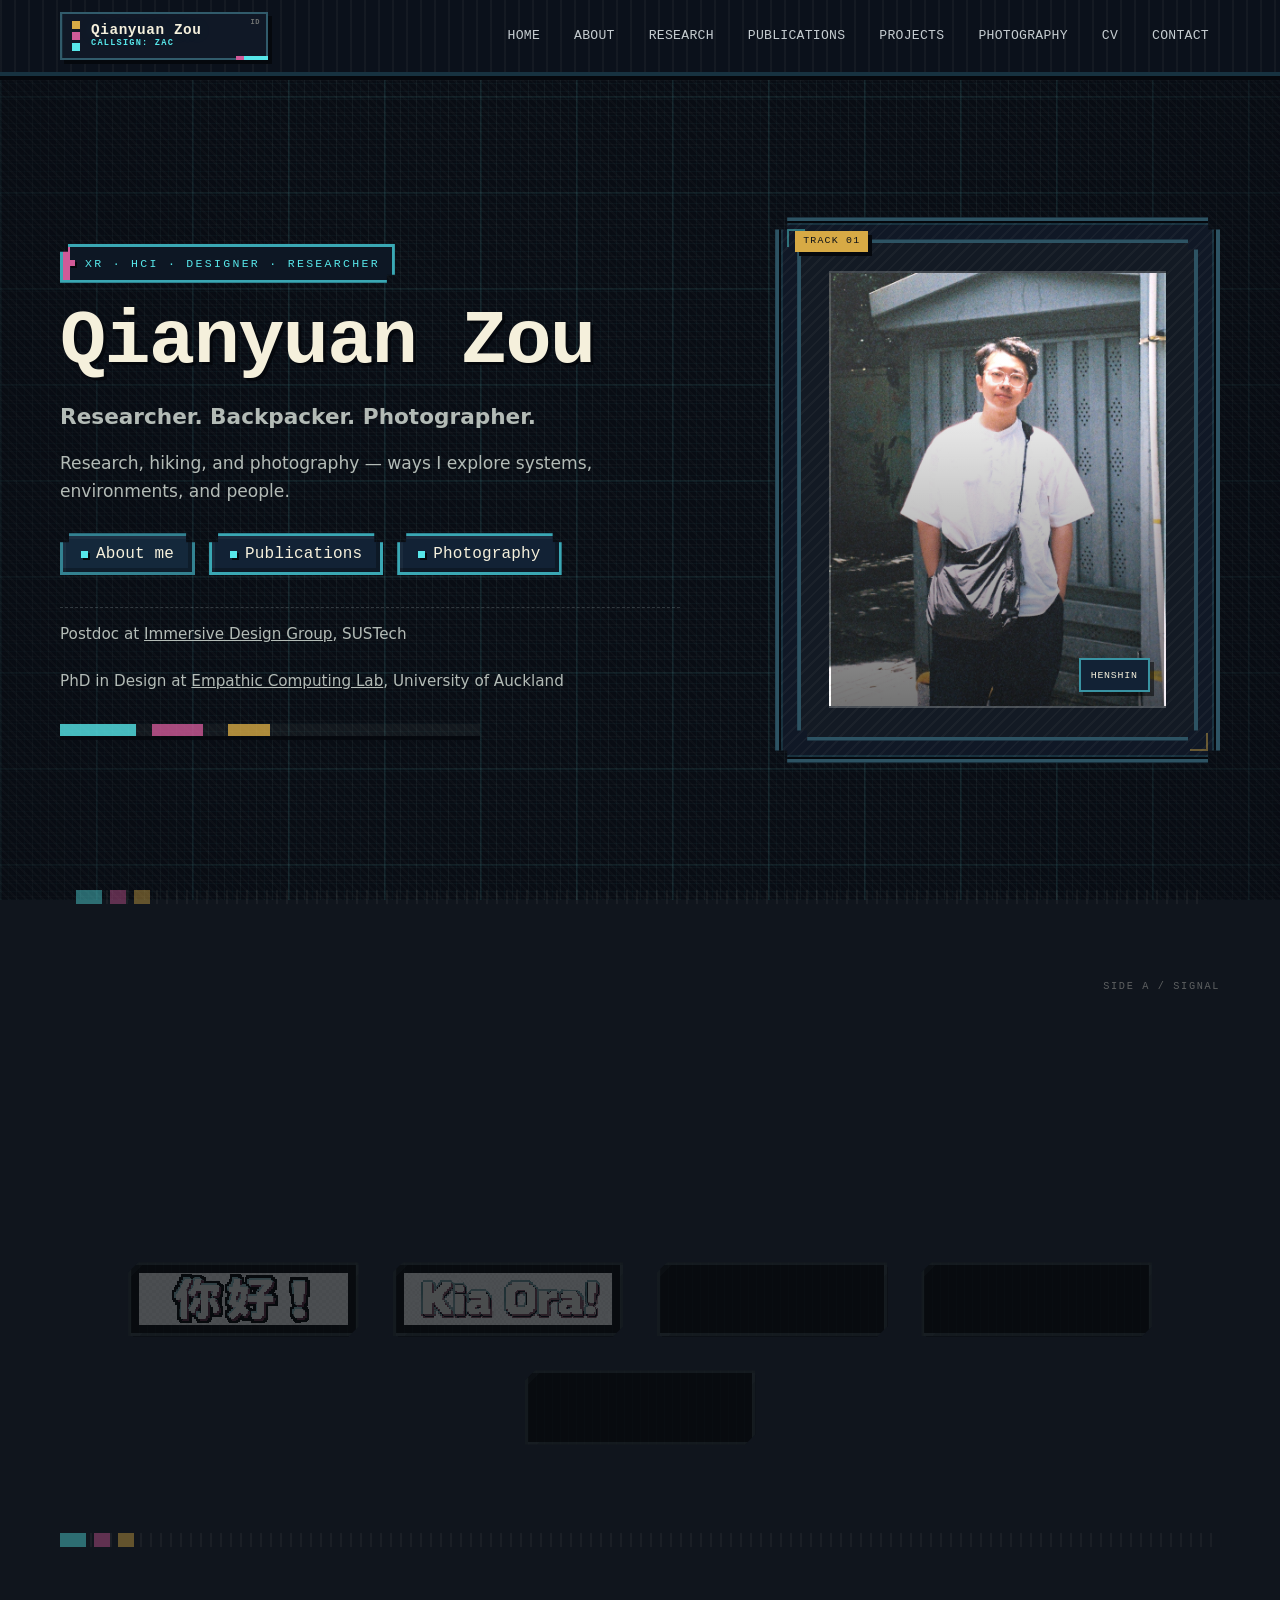
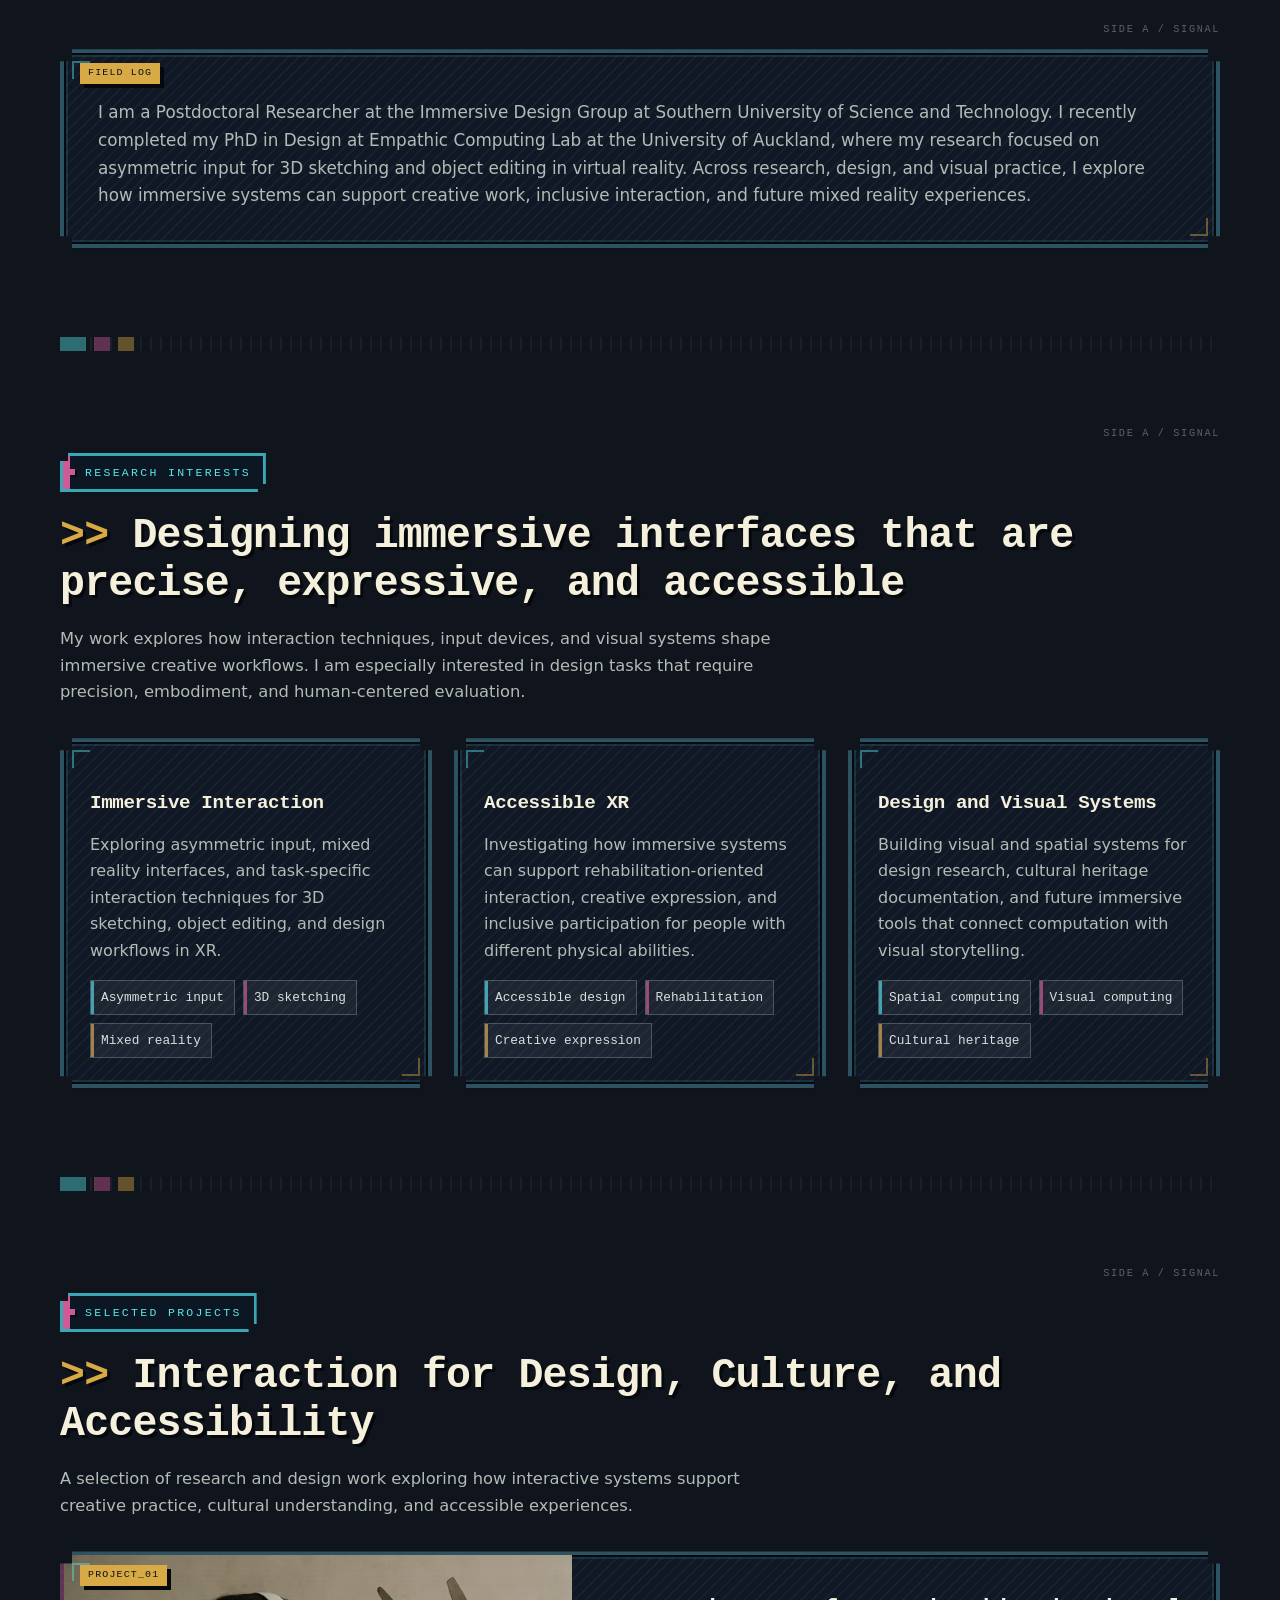
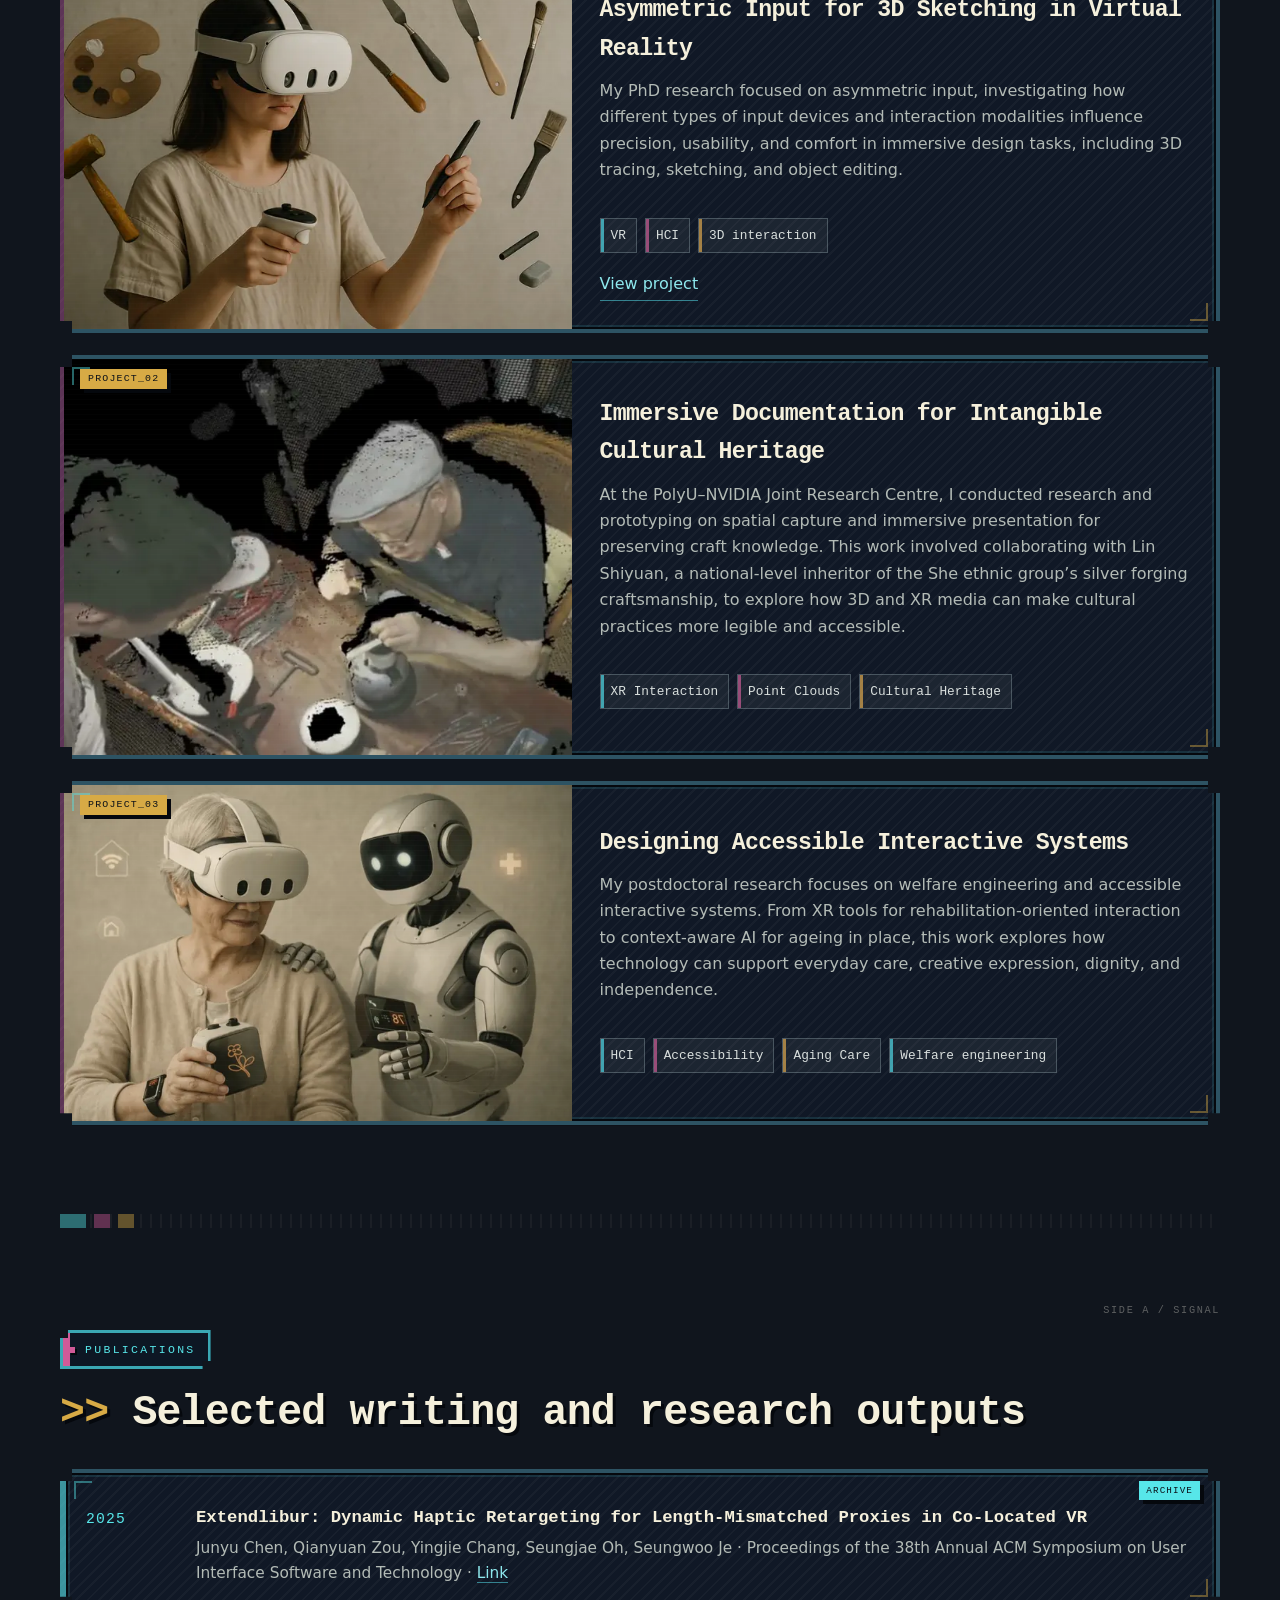
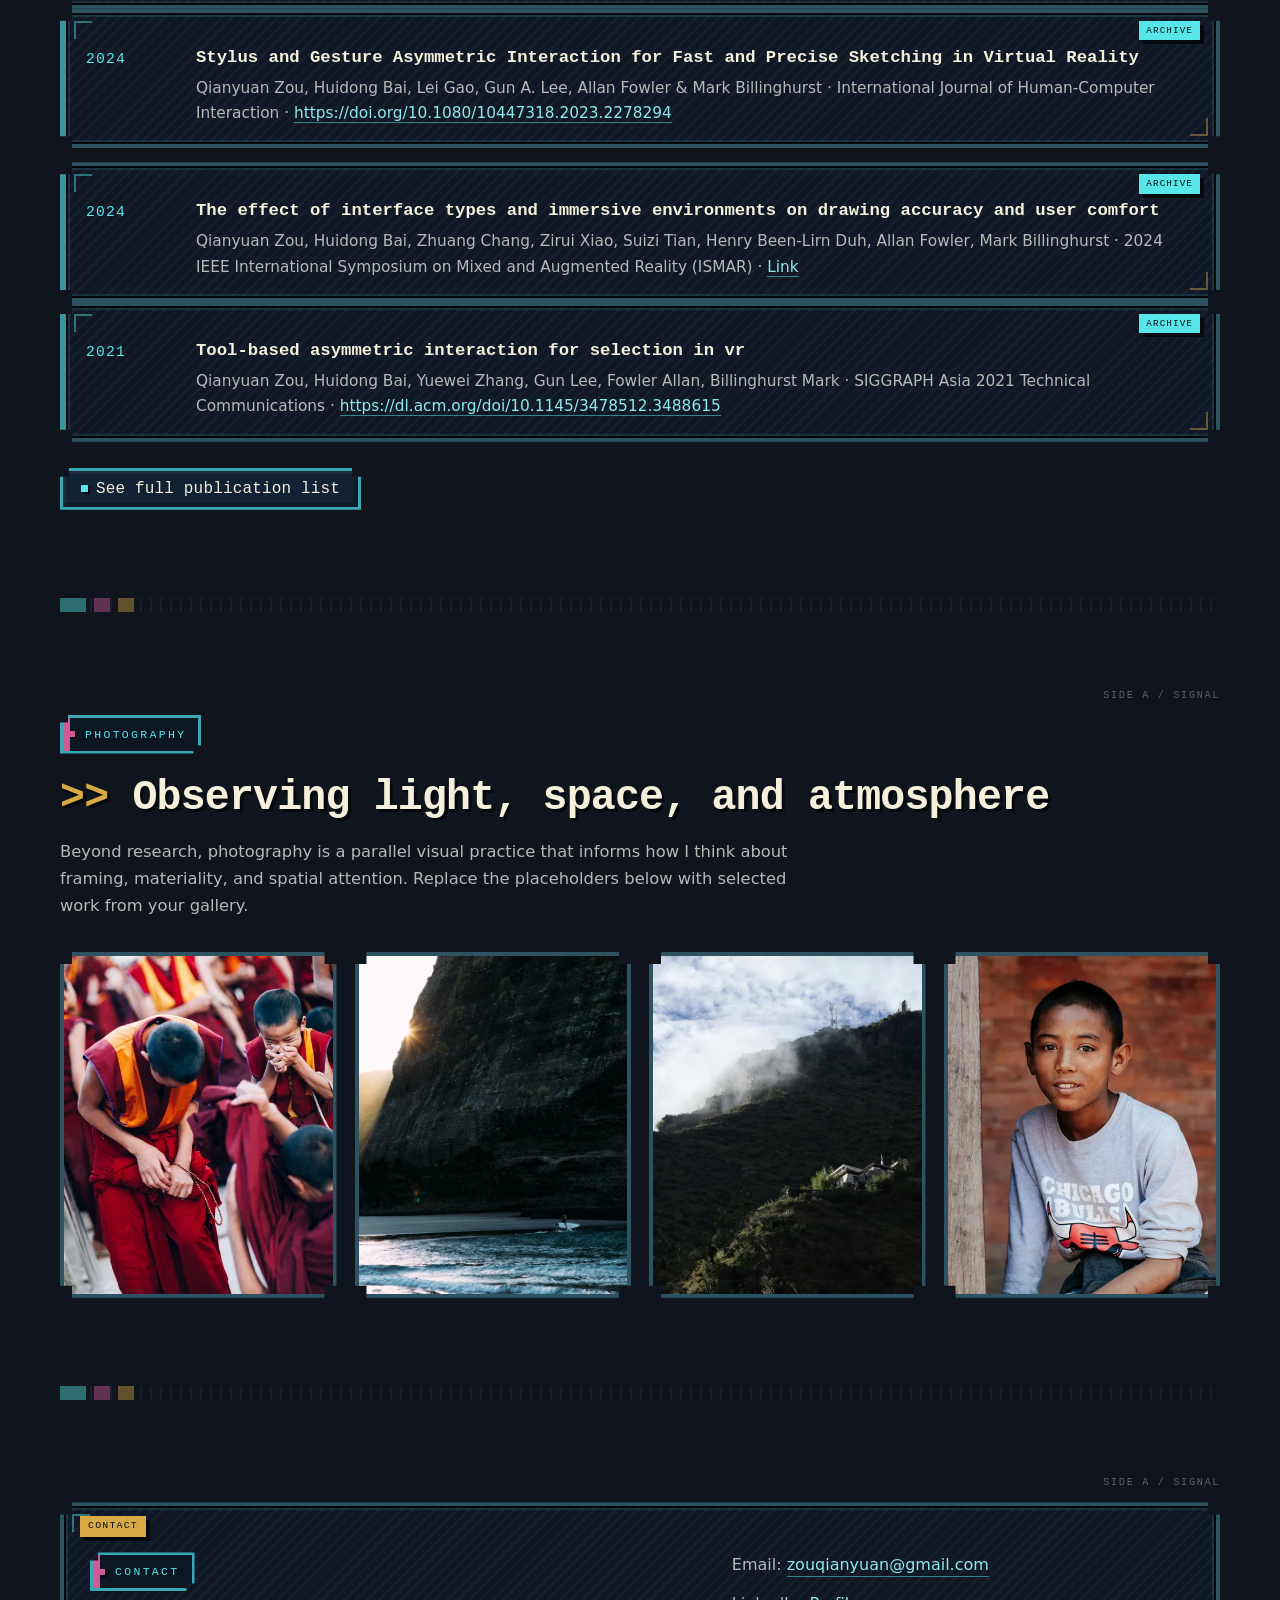
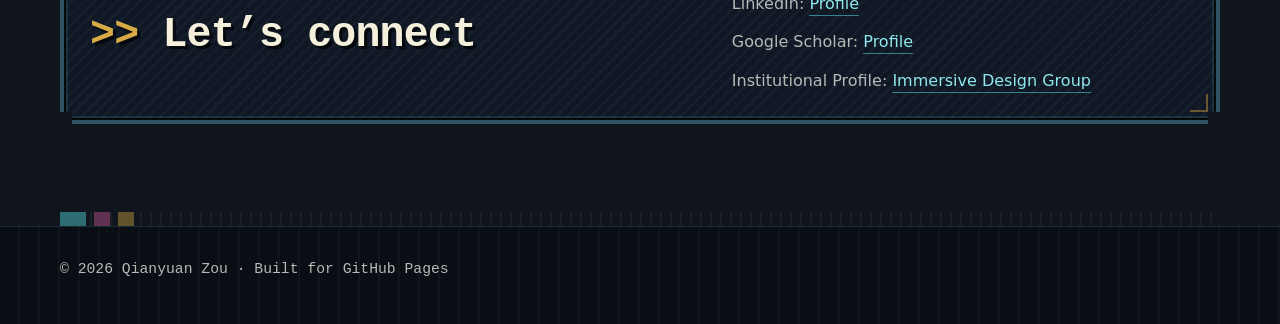
<file: index.html>
﻿<!DOCTYPE html>
<html lang="en">
<head>
  <meta charset="UTF-8" />
  <meta name="viewport" content="width=device-width, initial-scale=1.0" />
  <title>Qianyuan Zou | HCI &middot; XR &middot; Immersive Design</title>
  <meta
    name="description"
    content="Personal academic website of Qianyuan Zou, Postdoctoral Researcher in HCI, XR, and immersive design."
  />
  <link rel="canonical" href="https://zouqianyuan.github.io/qianyuanzou/" />
  <link rel="sitemap" type="application/xml" href="https://zouqianyuan.github.io/qianyuanzou/sitemap.xml" />
  <meta name="robots" content="index, follow" />
  <meta property="og:type" content="website" />
  <meta property="og:site_name" content="Qianyuan Zou" />
  <meta property="og:title" content="Qianyuan Zou | HCI, XR, Immersive Design" />
  <meta property="og:description" content="Personal academic website of Qianyuan Zou, Postdoctoral Researcher in HCI, XR, and immersive design." />
  <meta property="og:url" content="https://zouqianyuan.github.io/qianyuanzou/" />
  <meta property="og:image" content="https://zouqianyuan.github.io/qianyuanzou/images/portrait-profile.jpg" />
  <meta name="twitter:card" content="summary_large_image" />
  <meta name="twitter:title" content="Qianyuan Zou | HCI, XR, Immersive Design" />
  <meta name="twitter:description" content="Personal academic website of Qianyuan Zou, Postdoctoral Researcher in HCI, XR, and immersive design." />
  <meta name="twitter:image" content="https://zouqianyuan.github.io/qianyuanzou/images/portrait-profile.jpg" />
  <script type="application/ld+json">
    {
      "@context": "https://schema.org",
      "@graph": [
        {
          "@type": "Person",
          "@id": "https://zouqianyuan.github.io/qianyuanzou/#person",
          "name": "Qianyuan Zou",
          "alternateName": "Zac",
          "url": "https://zouqianyuan.github.io/qianyuanzou/",
          "image": "https://zouqianyuan.github.io/qianyuanzou/images/portrait-profile.jpg",
          "email": "mailto:zouqianyuan@gmail.com",
          "jobTitle": "Postdoctoral Researcher",
          "worksFor": {
            "@type": "Organization",
            "name": "Immersive Design Group, Southern University of Science and Technology",
            "url": "https://immersivedesignresearch.com/"
          },
          "alumniOf": {
            "@type": "CollegeOrUniversity",
            "name": "University of Auckland",
            "url": "https://www.auckland.ac.nz/"
          },
          "affiliation": [
            {
              "@type": "Organization",
              "name": "Immersive Design Group",
              "url": "https://immersivedesignresearch.com/"
            },
            {
              "@type": "Organization",
              "name": "Empathic Computing Lab",
              "url": "https://empathiccomputing.org/"
            }
          ],
          "sameAs": [
            "https://www.linkedin.com/in/qianyuan-zou-b7aa45235/",
            "https://scholar.google.com/citations?user=62nkU14AAAAJ&hl=zh-CN",
            "https://immersivedesignresearch.com/"
          ],
          "knowsAbout": [
            "Human-Computer Interaction",
            "Extended Reality",
            "Immersive Design",
            "Accessible XR",
            "Welfare Engineering",
            "3D Sketching",
            "Spatial Computing",
            "Cultural Heritage"
          ]
        },
        {
          "@type": "WebSite",
          "@id": "https://zouqianyuan.github.io/qianyuanzou/#website",
          "name": "Qianyuan Zou",
          "url": "https://zouqianyuan.github.io/qianyuanzou/",
          "author": {
            "@id": "https://zouqianyuan.github.io/qianyuanzou/#person"
          },
          "inLanguage": "en"
        }
      ]
    }
  </script>
  <link rel="icon" href="favicon.svg" type="image/svg+xml" />
  <style>
    :root {
      --bg: #1a1d21;
      --bg-soft: #20242a;
      --bg-card: rgba(255, 255, 255, 0.04);
      --line: rgba(255, 255, 255, 0.08);
      --text: #eef2f6;
      --muted: #a8b0ba;
      --accent: #79a8ff;
      --accent-soft: rgba(121, 168, 255, 0.15);
      --max-width: 1160px;
      --radius: 20px;
      --shadow: 0 20px 60px rgba(0, 0, 0, 0.28);
    }

    * {
      box-sizing: border-box;
    }

    html {
      scroll-behavior: smooth;
    }

    body {
      margin: 0;
      font-family: Inter, ui-sans-serif, system-ui, -apple-system, BlinkMacSystemFont, "Segoe UI", sans-serif;
      background:
        radial-gradient(circle at top, #2a3138 0%, var(--bg) 34%, #16191d 100%);
      color: var(--text);
      line-height: 1.65;
      overflow-x: hidden;
    }

    body::before,
    body::after {
      content: "";
      position: fixed;
      inset: 0;
      pointer-events: none;
      z-index: 0;
    }

    body::before {
      background:
        radial-gradient(circle at 18% 18%, rgba(121, 168, 255, 0.10), transparent 30%),
        radial-gradient(circle at 82% 12%, rgba(255, 255, 255, 0.05), transparent 24%),
        radial-gradient(circle at 55% 75%, rgba(121, 168, 255, 0.06), transparent 34%);
      filter: blur(10px);
      opacity: 0.95;
    }

    body::after {
      background: radial-gradient(circle at center, transparent 52%, rgba(0, 0, 0, 0.28) 100%);
      opacity: 0.9;
    }

    a {
      color: inherit;
      text-decoration: none;
    }

    img {
      max-width: 100%;
      display: block;
    }
    .site-shell {
      position: relative;
      z-index: 1;
    }

    .nav-wrap {
      position: sticky;
      top: 0;
      z-index: 20;
      backdrop-filter: blur(14px);
      background: rgba(26, 29, 33, 0.7);
      border-bottom: 1px solid transparent;
      transition: border-color 0.25s ease, background 0.25s ease;
    }

    .nav-wrap.scrolled {
      border-color: var(--line);
      background: rgba(26, 29, 33, 0.84);
    }

    .nav {
      width: min(var(--max-width), calc(100% - 32px));
      margin: 0 auto;
      display: flex;
      align-items: center;
      justify-content: space-between;
      min-height: 72px;
      gap: 24px;
    }

    .brand {
      font-size: 0.98rem;
      font-weight: 600;
      letter-spacing: 0.02em;
      white-space: nowrap;
    }

    .nav-links {
      display: flex;
      align-items: center;
      gap: 18px;
      flex-wrap: wrap;
      justify-content: flex-end;
      font-size: 0.95rem;
      color: var(--muted);
    }

    .nav-links a {
      position: relative;
      padding: 6px 0;
      transition: color 0.2s ease;
    }

    .nav-links a:hover {
      color: var(--text);
    }

    .nav-links a::after {
      content: "";
      position: absolute;
      left: 0;
      bottom: -2px;
      width: 100%;
      height: 1px;
      background: var(--accent);
      transform: scaleX(0);
      transform-origin: left;
      transition: transform 0.22s ease;
    }

    .nav-links a:hover::after {
      transform: scaleX(1);
    }

    .container {
      width: min(var(--max-width), calc(100% - 32px));
      margin: 0 auto;
    }

    .section {
      padding: 88px 0;
      position: relative;
    }

    .eyebrow {
      color: var(--accent);
      font-size: 0.82rem;
      text-transform: uppercase;
      letter-spacing: 0.18em;
      margin-bottom: 16px;
      display: inline-block;
    }

    .section-title {
      font-size: clamp(1.9rem, 2vw + 1rem, 3rem);
      line-height: 1.15;
      margin: 0 0 18px;
      letter-spacing: -0.03em;
    }

    .section-intro {
      color: var(--muted);
      max-width: 740px;
      margin: 0 0 32px;
      font-size: 1.02rem;
    }

    .hero {
      min-height: calc(100vh - 72px);
      display: grid;
      align-items: center;
      padding: 72px 0 40px;
    }

    .hero-grid {
      display: grid;
      grid-template-columns: 1.2fr 0.8fr;
      gap: 48px;
      align-items: center;
    }

    .hero-copy {
      max-width: 720px;
    }

    .hero h1 {
      font-size: clamp(3rem, 6vw, 6rem);
      line-height: 0.96;
      letter-spacing: -0.055em;
      margin: 0 0 18px;
    }

    .hero-subtitle {
      color: rgba(255, 255, 255, 0.88);
      font-size: clamp(1rem, 1.2vw + 0.75rem, 1.35rem);
      margin: 0 0 14px;
    }

    .hero-text {
      color: var(--muted);
      font-size: 1.07rem;
      max-width: 640px;
      margin: 0 0 28px;
    }

    .hero-actions {
      display: flex;
      flex-wrap: wrap;
      gap: 14px;
      margin-bottom: 32px;
    }

    .button {
      display: inline-flex;
      align-items: center;
      justify-content: center;
      gap: 8px;
      min-height: 46px;
      padding: 0 18px;
      border-radius: 999px;
      border: 1px solid var(--line);
      color: var(--text);
      background: rgba(255, 255, 255, 0.03);
      transition: transform 0.2s ease, border-color 0.2s ease, background 0.2s ease;
    }

    .button:hover {
      transform: translateY(-2px);
      border-color: rgba(121, 168, 255, 0.55);
      background: rgba(255, 255, 255, 0.05);
    }

    .button.primary {
      background: var(--accent-soft);
      border-color: rgba(121, 168, 255, 0.34);
    }

    .hero-meta {
      display: flex;
      flex-wrap: wrap;
      gap: 22px;
      color: var(--muted);
      font-size: 0.95rem;
      padding-top: 14px;
      border-top: 1px solid var(--line);
      max-width: 620px;
    }

    .hero-card {
      position: relative;
      background: linear-gradient(180deg, rgba(255,255,255,0.08), rgba(255,255,255,0.03));
      border: 1px solid var(--line);
      border-radius: 28px;
      padding: 18px;
      box-shadow: var(--shadow);
      overflow: hidden;
    }

    .hero-visual {
      aspect-ratio: 4 / 5;
      border-radius: 22px;
      overflow: hidden;
      position: relative;
      border: 1px solid rgba(255, 255, 255, 0.06);
      background:
        linear-gradient(135deg, rgba(121, 168, 255, 0.18), rgba(255, 255, 255, 0.02)),
        radial-gradient(circle at 30% 20%, rgba(255,255,255,0.15), transparent 38%),
        linear-gradient(160deg, #2a3138, #181b20 68%);
      display: grid;
      place-items: center;
      padding: 28px;
    }

    .portrait-placeholder {
      width: 100%;
      height: 100%;
      border-radius: 18px;
      background:
        linear-gradient(180deg, rgba(255,255,255,0.08), rgba(255,255,255,0.03)),
        url('images/portrait-profile.jpg') center/cover no-repeat;
      display: flex;
      align-items: flex-end;
      padding: 20px;
      position: relative;
      overflow: hidden;
    }

    .portrait-placeholder::before {
      content: "";
      position: absolute;
      inset: 0;
      background: linear-gradient(180deg, rgba(0,0,0,0) 22%, rgba(0,0,0,0.55) 100%);
    }

    .intro-panel {
      background: var(--bg-card);
      border: 1px solid var(--line);
      border-radius: var(--radius);
      padding: 34px;
      box-shadow: var(--shadow);
    }

    .intro-panel p {
      margin: 0;
      color: var(--muted);
      font-size: 1.05rem;
    }

    .grid-3 {
      display: grid;
      grid-template-columns: repeat(3, 1fr);
      gap: 22px;
    }

    .card {
      background: var(--bg-card);
      border: 1px solid var(--line);
      border-radius: var(--radius);
      padding: 26px;
      box-shadow: var(--shadow);
      transition: transform 0.22s ease, border-color 0.22s ease;
    }

    .card:hover {
      transform: translateY(-4px);
      border-color: rgba(121, 168, 255, 0.26);
    }

    .card h3 {
      margin: 0 0 12px;
      font-size: 1.2rem;
      letter-spacing: -0.02em;
    }

    .card p {
      margin: 0;
      color: var(--muted);
    }

    .tag-row {
      display: flex;
      flex-wrap: wrap;
      gap: 8px;
      margin-top: 16px;
    }

    .tag {
      font-size: 0.8rem;
      color: var(--text);
      border: 1px solid rgba(255,255,255,0.1);
      background: rgba(255,255,255,0.04);
      border-radius: 999px;
      padding: 6px 10px;
    }

    .project-stack {
      display: grid;
      gap: 22px;
    }

    .project-card {
      display: grid;
      grid-template-columns: 0.9fr 1.1fr;
      gap: 24px;
      align-items: stretch;
      background: var(--bg-card);
      border: 1px solid var(--line);
      border-radius: 24px;
      overflow: hidden;
      box-shadow: var(--shadow);
      transition: transform 0.22s ease, border-color 0.22s ease;
    }

    .project-card:hover {
      transform: translateY(-4px);
      border-color: rgba(121, 168, 255, 0.26);
    }

    .project-image {
      min-height: 260px;
      background:
        linear-gradient(135deg, rgba(121, 168, 255, 0.18), rgba(255, 255, 255, 0.03)),
        #232830;
      position: relative;
      overflow: hidden;
    }

    .project-image img {
      width: 100%;
      height: 100%;
      object-fit: cover;
    }

    .project-image .placeholder-label {
      position: absolute;
      left: 18px;
      bottom: 18px;
      font-size: 0.82rem;
      letter-spacing: 0.12em;
      text-transform: uppercase;
      color: rgba(255,255,255,0.82);
    }

    .project-copy {
      padding: 28px 28px 28px 4px;
      display: flex;
      flex-direction: column;
      justify-content: center;
    }

    .project-copy h3 {
      margin: 0 0 10px;
      font-size: 1.45rem;
      letter-spacing: -0.03em;
    }

    .project-copy p {
      margin: 0 0 18px;
      color: var(--muted);
    }

    .project-link {
      color: var(--text);
      display: inline-flex;
      align-items: center;
      gap: 8px;
      width: fit-content;
      border-bottom: 1px solid rgba(121, 168, 255, 0.4);
      padding-bottom: 3px;
    }

    .pub-list {
      display: grid;
      gap: 14px;
    }

    .pub-item {
      display: grid;
      grid-template-columns: 90px 1fr;
      gap: 20px;
      align-items: start;
      padding: 18px 20px;
      background: rgba(255,255,255,0.03);
      border: 1px solid var(--line);
      border-radius: 18px;
    }

    .pub-year {
      font-size: 0.92rem;
      color: var(--accent);
      letter-spacing: 0.08em;
      text-transform: uppercase;
      padding-top: 2px;
    }

    .pub-item h3 {
      margin: 0 0 6px;
      font-size: 1.08rem;
      line-height: 1.45;
    }

    .pub-meta {
      color: var(--muted);
      font-size: 0.96rem;
    }

    .pub-meta a {
      color: var(--accent);
      text-decoration: underline;
    }

    .gallery-grid {
      display: grid;
      grid-template-columns: repeat(4, 1fr);
      gap: 18px;
    }

    .gallery-item {
      aspect-ratio: 4 / 5;
      border-radius: 20px;
      overflow: hidden;
      position: relative;
      border: 1px solid var(--line);
      background:
        linear-gradient(180deg, rgba(255,255,255,0.06), rgba(255,255,255,0.03)),
        #242a31;
      box-shadow: var(--shadow);
    }

    .gallery-item img {
      width: 100%;
      height: 100%;
      object-fit: cover;
      transition: transform 0.45s ease;
    }

    .gallery-item:hover img {
      transform: scale(1.04);
    }

    .gallery-item::after {
      content: attr(data-label);
      position: absolute;
      left: 16px;
      bottom: 14px;
      font-size: 0.83rem;
      letter-spacing: 0.08em;
      text-transform: uppercase;
      color: rgba(255,255,255,0.88);
      text-shadow: 0 2px 16px rgba(0,0,0,0.5);
    }

    .contact-card {
      display: grid;
      grid-template-columns: 1.15fr 0.85fr;
      gap: 22px;
      align-items: stretch;
      background: linear-gradient(180deg, rgba(255,255,255,0.06), rgba(255,255,255,0.03));
      border: 1px solid var(--line);
      border-radius: 24px;
      padding: 26px;
      box-shadow: var(--shadow);
    }

    .contact-list {
      display: grid;
      gap: 12px;
      color: var(--muted);
    }

    .contact-list a {
      color: var(--text);
      border-bottom: 1px solid rgba(121, 168, 255, 0.35);
      width: fit-content;
      padding-bottom: 2px;
    }

    .footer {
      padding: 30px 0 42px;
      color: var(--muted);
      font-size: 0.92rem;
      border-top: 1px solid var(--line);
    }

    .reveal {
      opacity: 0;
      transform: translateY(20px);
      transition: opacity 0.7s ease, transform 0.7s ease;
      transition-delay: 0.05s;
    }

    .reveal.visible {
      opacity: 1;
      transform: translateY(0);
    }

    @media (max-width: 1024px) {
      .hero-grid,
      .project-card,
      .contact-card {
        grid-template-columns: 1fr;
      }

      .grid-3,
      .gallery-grid {
        grid-template-columns: repeat(2, 1fr);
      }

      .project-copy {
        padding: 0 24px 26px;
      }

      .hero {
        min-height: auto;
      }
    }

    @media (max-width: 720px) {
      .nav {
        flex-direction: column;
        align-items: flex-start;
        justify-content: center;
        padding: 14px 0;
      }

      .nav-links {
        gap: 14px;
        font-size: 0.9rem;
      }

      .section {
        padding: 72px 0;
      }

      .grid-3,
      .gallery-grid {
        grid-template-columns: 1fr;
      }

      .pub-item {
        grid-template-columns: 1fr;
        gap: 10px;
      }

      .hero h1 {
        font-size: clamp(2.7rem, 14vw, 4rem);
      }

      .hero-card {
        padding: 14px;
      }

      .intro-panel,
      .card {
        padding: 22px;
      }
    }

    .greetings-container {
      position: relative;
      display: flex;
      flex-direction: row;
      align-items: center;
      justify-content: center;
      gap: clamp(14px, 3vw, 34px);
      flex-wrap: wrap;
      padding-top: clamp(230px, 20vw, 270px);
      overflow: visible;
    }

    .greeting {
      display: grid;
      place-items: center;
      width: clamp(124px, 18vw, 250px);
      margin: 0;
      opacity: 0.52;
    }

    .greeting img {
      display: block;
      width: 100%;
      height: auto;
    }

    .greetings-section {
      padding: 40px 0 88px 0;
    }

    .intro-section {
      padding: 40px 0 88px 0;
    }

    @media (prefers-reduced-motion: reduce) {
      html {
        scroll-behavior: auto;
      }

      *,
      *::before,
      *::after {
        animation-duration: 0.001ms !important;
        animation-iteration-count: 1 !important;
        transition-duration: 0.001ms !important;
      }
    }
  </style>
  <link rel="stylesheet" href="styles/background.css" />
  <link rel="stylesheet" href="styles/retro.css" />
</head>
<body>
  <div class="ambient-grid" aria-hidden="true"></div>

  <div class="site-shell">
    <div class="nav-wrap" id="navWrap">
      <nav class="nav">
        <a href="#" class="brand" aria-label="Qianyuan Zou, callsign Zac">
          <span class="brand-status" aria-hidden="true"></span>
          <span class="brand-copy">
            <span class="brand-name">Qianyuan Zou</span>
            <span class="brand-callsign">CALLSIGN: ZAC</span>
          </span>
        </a>
        <div class="nav-links">
          <a href="#">Home</a>
          <a href="about.html">About</a>
          <a href="#research-highlights">Research</a>
          <a href="publications.html">Publications</a>
          <a href="#selected-projects">Projects</a>
          <a href="photography.html">Photography</a>
          <a href="cv.html">CV</a>
          <a href="#contact">Contact</a>
        </div>
      </nav>
    </div>

    <main>
      <section class="hero container section">
        <div class="hero-grid">
          <div class="hero-copy reveal">
            <div class="eyebrow">XR &middot; HCI &middot; Designer &middot; Researcher</div>
            <h1>Qianyuan Zou</h1>
            <p class="hero-subtitle">Researcher. Backpacker. Photographer.</p>
            <p class="hero-text">
              Research, hiking, and photography &mdash; ways I explore systems, environments, and people.
            </p>
            <div class="hero-actions">
              <a class="button primary" href="about.html">About me</a>
              <a class="button" href="publications.html">Publications</a>
              <a class="button" href="photography.html">Photography</a>
            </div>
            <div class="hero-meta">
              <span>Postdoc at <a href="https://immersivedesignresearch.com/" target="_blank" rel="noreferrer" style="text-decoration: underline;">Immersive Design Group</a>, SUSTech</span>
              <span>PhD in Design at <a href="https://empathiccomputing.org/" target="_blank" rel="noreferrer" style="text-decoration: underline;">Empathic Computing Lab</a>, University of Auckland</span>
            </div>
          </div>

          <div class="hero-card reveal">
            <div class="hero-visual">
              <div class="portrait-placeholder transformation-shell" data-transformer data-tilt-card>
                <div class="transform-stage" aria-hidden="true">
                  <img class="transform-sprite transform-sprite--pre" src="images/character/pre-transform.png" alt="" width="1086" height="1448" loading="lazy" decoding="async" />
                  <img class="transform-sprite transform-sprite--post" src="images/character/hero-transform.png" alt="" width="1086" height="1448" loading="lazy" decoding="async" />
                  <img class="transform-silhouette" src="images/character/pre-transform.png" alt="" width="1086" height="1448" loading="lazy" decoding="async" />
                  <div class="transform-particles">
                    <span></span>
                    <span></span>
                    <span></span>
                    <span></span>
                    <span></span>
                    <span></span>
                    <span></span>
                    <span></span>
                    <span></span>
                    <span></span>
                    <span></span>
                    <span></span>
                  </div>
                  <div class="transform-bars">
                    <span></span>
                    <span></span>
                    <span></span>
                    <span></span>
                    <span></span>
                    <span></span>
                  </div>
                  <div class="transform-armor">
                    <span class="armor-piece armor-helmet"></span>
                    <span class="armor-piece armor-visor"></span>
                    <span class="armor-piece armor-core"></span>
                    <span class="armor-piece armor-belt"></span>
                    <span class="armor-piece armor-left"></span>
                    <span class="armor-piece armor-right"></span>
                    <span class="armor-piece armor-streak armor-streak--cyan"></span>
                    <span class="armor-piece armor-streak armor-streak--magenta"></span>
                  </div>
                  <div class="transform-scan"></div>
                  <div class="transform-burst"></div>
                  <div class="transform-flash"></div>
                  <div class="transform-impact"></div>
                </div>
                <div class="tilt-foil" aria-hidden="true"></div>
                <div class="tilt-shine" aria-hidden="true"></div>
                <div class="tilt-sparkles" aria-hidden="true">
                  <span></span>
                  <span></span>
                  <span></span>
                  <span></span>
                  <span></span>
                  <span></span>
                  <span></span>
                </div>
                <button class="transform-trigger" type="button" aria-pressed="false">Henshin</button>
              </div>
            </div>
          </div>
        </div>
      </section>

      <section class="section greetings-section">
        <div class="container">
          <div class="greetings-container" data-greeting-stage>
            <div class="greeting-tooltip" id="languageTooltip" role="tooltip" aria-hidden="true">
              <div class="greeting-tooltip__rail" aria-hidden="true"></div>
              <div class="greeting-tooltip__meta">
                <span>INFO</span>
                <span>LANGUAGE TAG</span>
              </div>
              <h3 class="greeting-tooltip__title"></h3>
              <p class="greeting-tooltip__body"></p>
              <div class="greeting-tooltip__footer">
                <span>FIELD NOTE</span>
                <span>SIGNAL</span>
              </div>
            </div>

            <div class="greeting" tabindex="0" aria-label="你好！" aria-describedby="languageTooltip" data-language="zh">
              <img src="images/greetings/hello-zh.png" alt="你好！" width="2508" height="627" loading="lazy" decoding="async" />
            </div>
            <div class="greeting" tabindex="0" aria-label="Kia Ora!" aria-describedby="languageTooltip" data-language="kia">
              <img src="images/greetings/kia-ora.png" alt="Kia Ora!" width="2508" height="627" loading="lazy" decoding="async" />
            </div>
            <div class="greeting" tabindex="0" aria-label="Hello!" aria-describedby="languageTooltip" data-language="en">
              <img src="images/greetings/hello-en.png" alt="Hello!" width="2508" height="627" loading="lazy" decoding="async" />
            </div>
            <div class="greeting" tabindex="0" aria-label="こんにちは！" aria-describedby="languageTooltip" data-language="ja">
              <img src="images/greetings/hello-ja.png" alt="こんにちは！" width="2508" height="627" loading="lazy" decoding="async" />
            </div>
            <div class="greeting" tabindex="0" aria-label="안녕하세요!" aria-describedby="languageTooltip" data-language="ko">
              <img src="images/greetings/hello-ko.png" alt="안녕하세요!" width="2508" height="627" loading="lazy" decoding="async" />
            </div>
          </div>
        </div>
      </section>

      <section class="section intro-section">
        <div class="container">
          <div class="intro-panel reveal">
            <p>
             I am a Postdoctoral Researcher at the Immersive Design Group at Southern University of Science and Technology. 
             I recently completed my PhD in Design at Empathic Computing Lab at the University of Auckland, where my research focused on asymmetric input for 3D sketching and object editing in virtual reality. 
             Across research, design, and visual practice, I explore how immersive systems can support creative work, inclusive interaction, and future mixed reality experiences.
            </p>
          </div>
        </div>
      </section>

      <section class="section" id="research-highlights">
        <div class="container">
          <div class="reveal">
            <div class="eyebrow">Research Interests</div>
            <h2 class="section-title">Designing immersive interfaces that are precise, expressive, and accessible</h2>
            <p class="section-intro">
              My work explores how interaction techniques, input devices, and visual systems shape immersive creative workflows.
              I am especially interested in design tasks that require precision, embodiment, and human-centered evaluation.
            </p>
          </div>

          <div class="grid-3">
            <article class="card reveal">
              <h3>Immersive Interaction</h3>
              <p>
                Exploring asymmetric input, mixed reality interfaces, and task-specific interaction techniques for 3D sketching,
                object editing, and design workflows in XR.
              </p>
              <div class="tag-row">
                <span class="tag">Asymmetric input</span>
                <span class="tag">3D sketching</span>
                <span class="tag">Mixed reality</span>
              </div>
            </article>

            <article class="card reveal">
              <h3>Accessible XR</h3>
              <p>
                Investigating how immersive systems can support rehabilitation-oriented interaction, creative expression, and
                inclusive participation for people with different physical abilities.
              </p>
              <div class="tag-row">
                <span class="tag">Accessible design</span>
                <span class="tag">Rehabilitation</span>
                <span class="tag">Creative expression</span>
              </div>
            </article>

            <article class="card reveal">
              <h3>Design and Visual Systems</h3>
              <p>
                Building visual and spatial systems for design research, cultural heritage documentation, and future immersive
                tools that connect computation with visual storytelling.
              </p>
              <div class="tag-row">
                <span class="tag">Spatial computing</span>
                <span class="tag">Visual computing</span>
                <span class="tag">Cultural heritage</span>
              </div>
            </article>
          </div>
        </div>
      </section>

      <section class="section" id="selected-projects">
        <div class="container">
          <div class="reveal">
            <div class="eyebrow">Selected Projects</div>
            <h2 class="section-title">Interaction for Design, Culture, and Accessibility</h2>
            <p class="section-intro">
              A selection of research and design work exploring how interactive systems support creative practice, cultural understanding, and accessible experiences. 
            </p>
          </div>

          <div class="project-stack">
            <article class="project-card reveal">
              <div class="project-image">
                <img src="images/optimized/project-vr-sketching-thumb.webp" alt="Asymmetric input for 3D sketching in VR" width="720" height="480" loading="lazy" decoding="async" onerror="this.style.display='none'" />
               
              </div>
              <div class="project-copy">
                <h3>Asymmetric Input for 3D Sketching in Virtual Reality</h3>
                <p>
                  My PhD research focused on asymmetric input, investigating how different types of input devices and interaction modalities influence precision,
                  usability, and comfort in immersive design tasks, including 3D tracing, sketching, and object editing.
                </p>
                <div class="tag-row">
                  <span class="tag">VR</span>
                  <span class="tag">HCI</span>
                  <span class="tag">3D interaction</span>
                </div>
                <div style="margin-top: 18px;">
                  <a class="project-link" href="https://researchspace.auckland.ac.nz/items/aa41cd42-40cd-4d65-bee1-f1951ab0d2f2" target="_blank" rel="noreferrer">View project</a>
                </div>
              </div>
            </article>

            <article class="project-card reveal">
              <div class="project-image">
                <img src="images/optimized/feiyi-thumb.webp" alt="Immersive documentation for intangible cultural heritage" width="720" height="502" loading="lazy" decoding="async" onerror="this.style.display='none'" />
                
              </div>
              <div class="project-copy">
                <h3>Immersive Documentation for Intangible Cultural Heritage</h3>
                <p>
                  At the PolyU&ndash;NVIDIA Joint Research Centre, I conducted research and prototyping on spatial capture and immersive presentation for preserving craft knowledge.
                  This work involved collaborating with Lin Shiyuan, a national-level inheritor of the She ethnic group&rsquo;s silver forging craftsmanship, to explore how 3D and XR media can make cultural practices more legible and accessible.
                </p>
                <div class="tag-row">
                  <span class="tag">XR Interaction</span>
                  <span class="tag">Point Clouds</span>
                  <span class="tag">Cultural Heritage</span>
                </div>
                <div style="margin-top: 18px;">
               
                </div>
              </div>
            </article>

            <article class="project-card reveal">
              <div class="project-image">
                <img src="images/optimized/project-acc-thumb.webp" alt="Accessible interactive systems project preview" width="720" height="477" loading="lazy" decoding="async" onerror="this.style.display='none'" />
              
              </div>
              <div class="project-copy">
                <h3>Designing Accessible Interactive Systems</h3>
                <p>
                  My postdoctoral research focuses on welfare engineering and accessible interactive systems.
                  From XR tools for rehabilitation-oriented interaction to context-aware AI for ageing in place, this work explores how technology can support everyday care, creative expression, dignity, and independence.
                </p>
                <div class="tag-row">
                  <span class="tag">HCI</span>
                  <span class="tag">Accessibility</span>
                  <span class="tag">Aging Care</span>
                  <span class="tag">Welfare engineering</span>
                </div>
                <div style="margin-top: 18px;">
                  <!-- <a class="project-link" href="projects.html">View project</a> -->
                </div>
              </div>
            </article>
          </div>
        </div>
      </section>

      <section class="section" id="publications-preview">
        <div class="container">
          <div class="reveal">
            <div class="eyebrow">Publications</div>
            <h2 class="section-title">Selected writing and research outputs</h2>
            <p class="section-intro">
            
            </p>
          </div>

  
            <article class="pub-item reveal">
              <div class="pub-year">2025</div>
              <div>
                <h3>Extendlibur: Dynamic Haptic Retargeting for Length-Mismatched Proxies in Co-Located VR</h3>
                <div class="pub-meta">Junyu Chen, Qianyuan Zou, Yingjie Chang, Seungjae Oh, Seungwoo Je &middot; Proceedings of the 38th Annual ACM Symposium on User Interface Software and Technology &middot; <a href="https://dl.acm.org/doi/pdf/10.1145/3746059.3747718" target="_blank" rel="noreferrer">Link</a></div>
              </div>
            </article>
        
          <div class="pub-list">
            <article class="pub-item reveal">
              <div class="pub-year">2024</div>
              <div>
                <h3>Stylus and Gesture Asymmetric Interaction for Fast and Precise Sketching in Virtual Reality</h3>
                <div class="pub-meta">Qianyuan Zou, Huidong Bai, Lei Gao, Gun A. Lee, Allan Fowler &amp; Mark Billinghurst &middot; International Journal of Human-Computer Interaction &middot; <a href="https://doi.org/10.1080/10447318.2023.2278294" target="_blank" rel="noreferrer">https://doi.org/10.1080/10447318.2023.2278294</a></div>
              </div>
            </article>

            <article class="pub-item reveal">
              <div class="pub-year">2024</div>
              <div>
                <h3>The effect of interface types and immersive environments on drawing accuracy and user comfort</h3>
                <div class="pub-meta">Qianyuan Zou, Huidong Bai, Zhuang Chang, Zirui Xiao, Suizi Tian, Henry Been-Lirn Duh, Allan Fowler, Mark Billinghurst &middot; 2024 IEEE International Symposium on Mixed and Augmented Reality (ISMAR) &middot; <a href="https://www.researchgate.net/profile/Qianyuan-Zou/publication/386264577_The_Effect_of_Interface_Types_and_Immersive_Environments_on_Drawing_Accuracy_and_User_Comfort/links/684248c1d1054b0207fa0990/The-Effect-of-Interface-Types-and-Immersive-Environments-on-Drawing-Accuracy-and-User-Comfort.pdf" target="_blank" rel="noreferrer">Link</a></div>
              </div>
            </article>
          </div>

                      <article class="pub-item reveal">
              <div class="pub-year">2021</div>
              <div>
                <h3>Tool-based asymmetric interaction for selection in vr</h3>
                <div class="pub-meta">Qianyuan Zou, Huidong Bai, Yuewei Zhang, Gun Lee, Fowler Allan, Billinghurst Mark &middot; SIGGRAPH Asia 2021 Technical Communications &middot; <a href="https://dl.acm.org/doi/10.1145/3478512.3488615" target="_blank" rel="noreferrer">https://dl.acm.org/doi/10.1145/3478512.3488615</a></div>
              </div>
            </article>

          <div class="reveal" style="margin-top: 26px;">
            <a class="button" href="https://scholar.google.com/citations?user=62nkU14AAAAJ&hl=zh-CN" target="_blank" rel="noreferrer">See full publication list</a>
          </div>
        </div>
      </section>

      <section class="section" id="photography-preview">
        <div class="container">
          <div class="reveal">
            <div class="eyebrow">Photography</div>
            <h2 class="section-title">Observing light, space, and atmosphere</h2>
            <p class="section-intro">
              Beyond research, photography is a parallel visual practice that informs how I think about framing, materiality, and
              spatial attention. Replace the placeholders below with selected work from your gallery.
            </p>
          </div>

          <div class="gallery-grid">
            <a class="gallery-item reveal" href="photography.html" data-label="">
              <img src="images/optimized/bianjing-thumb.webp" alt="Photography preview" width="480" height="720" loading="lazy" decoding="async" onerror="this.style.display='none'" />
            </a>
            <a class="gallery-item reveal" href="photography.html" data-label="">
              <img src="images/optimized/hai-thumb.webp" alt="Photography preview" width="720" height="720" loading="lazy" decoding="async" onerror="this.style.display='none'" />
            </a>
            <a class="gallery-item reveal" href="photography.html" data-label="">
              <img src="images/optimized/shan-thumb.webp" alt="Photography preview" width="720" height="720" loading="lazy" decoding="async" onerror="this.style.display='none'" />
            </a>
            <a class="gallery-item reveal" href="photography.html" data-label="">
              <img src="images/optimized/kid-thumb.webp" alt="Photography preview" width="480" height="720" loading="lazy" decoding="async" onerror="this.style.display='none'" />
            </a>
          </div>
        </div>
      </section>

      <section class="section" id="contact">
        <div class="container">
          <div class="contact-card reveal">
            <div>
              <div class="eyebrow">Contact</div>
              <h2 class="section-title" style="margin-bottom: 12px;">Let&rsquo;s connect</h2>
              <p class="section-intro" style="margin-bottom: 0;">
                
              </p>
            </div>
            <div class="contact-list">
              <div>Email: <a href="mailto:zouqianyuan@gmail.com">zouqianyuan@gmail.com</a></div>
              <div>LinkedIn: <a href="https://www.linkedin.com/in/qianyuan-zou-b7aa45235/" target="_blank" rel="noreferrer">Profile</a></div>
              <div>Google Scholar: <a href="https://scholar.google.com/citations?user=62nkU14AAAAJ&hl=zh-CN" target="_blank" rel="noreferrer">Profile</a></div>
              <div>Institutional Profile: <a href="https://immersivedesignresearch.com/" target="_blank" rel="noreferrer">Immersive Design Group</a></div>
            </div>
          </div>
        </div>
      </section>
    </main>

    <footer class="footer">
      <div class="container">
        &copy; <span id="year"></span> Qianyuan Zou &middot; Built for GitHub Pages
      </div>
    </footer>
  </div>
  <script src="scripts/background.js"></script>

  <script>
    const navWrap = document.getElementById('navWrap');
    const yearEl = document.getElementById('year');
    yearEl.textContent = new Date().getFullYear();

    window.addEventListener('scroll', () => {
      navWrap.classList.toggle('scrolled', window.scrollY > 12);
    });

    const revealItems = document.querySelectorAll('.reveal');
    const revealObserver = new IntersectionObserver(
      (entries) => {
        entries.forEach((entry) => {
          if (entry.isIntersecting) {
            entry.target.classList.add('visible');
            revealObserver.unobserve(entry.target);
          }
        });
      },
      { threshold: 0.16 }
    );
    revealItems.forEach((item) => revealObserver.observe(item));

    const transformerMotionQuery = window.matchMedia('(prefers-reduced-motion: reduce)');
    const transformerTimers = new WeakMap();

    function clearTransformerTimer(shell) {
      const timer = transformerTimers.get(shell);
      if (timer) {
        window.clearTimeout(timer);
        transformerTimers.delete(shell);
      }
    }

    function setTransformerButton(shell, isPressed) {
      const trigger = shell.querySelector('.transform-trigger');
      if (!trigger) return;
      trigger.setAttribute('aria-pressed', String(isPressed));
      trigger.textContent = isPressed ? 'Reset' : 'Henshin';
    }

    function activateTransformer(shell, options = {}) {
      const { lock = false, restart = false } = options;
      clearTransformerTimer(shell);

      if (restart) {
        shell.classList.remove('is-active', 'is-transforming', 'is-hero');
        shell.offsetHeight;
      }

      if (lock) {
        shell.classList.add('is-locked');
        setTransformerButton(shell, true);
      }

      shell.classList.add('is-active');

      if (transformerMotionQuery.matches) {
        shell.classList.add('is-hero');
        shell.classList.remove('is-transforming');
        return;
      }

      shell.classList.add('is-transforming');
      const timer = window.setTimeout(() => {
        shell.classList.remove('is-transforming');
        shell.classList.add('is-hero');
        transformerTimers.delete(shell);
      }, 2160);
      transformerTimers.set(shell, timer);
    }

    function resetTransformer(shell, options = {}) {
      const { force = false } = options;
      if (!force && shell.classList.contains('is-locked')) return;
      clearTransformerTimer(shell);
      shell.classList.remove('is-active', 'is-transforming', 'is-hero', 'is-locked');
      setTransformerButton(shell, false);
    }

    document.querySelectorAll('[data-transformer]').forEach((shell) => {
      const trigger = shell.querySelector('.transform-trigger');
      trigger?.addEventListener('click', (event) => {
        event.stopPropagation();
        if (shell.classList.contains('is-locked')) {
          resetTransformer(shell, { force: true });
        } else {
          activateTransformer(shell, { lock: true, restart: true });
        }
      });
    });

    const tiltPointerQuery = window.matchMedia('(hover: hover) and (pointer: fine)');

    document.querySelectorAll('[data-tilt-card]').forEach((card) => {
      if (!tiltPointerQuery.matches || transformerMotionQuery.matches) return;

      const resetTilt = () => {
        card.classList.remove('is-tilting');
        card.style.setProperty('--rotate-x', '0deg');
        card.style.setProperty('--rotate-y', '0deg');
        card.style.setProperty('--mouse-x', '50%');
        card.style.setProperty('--mouse-y', '50%');
      };

      card.addEventListener('pointerenter', (event) => {
        if (event.pointerType === 'touch') return;
        card.classList.add('is-tilting');
      });

      card.addEventListener('pointermove', (event) => {
        if (event.pointerType === 'touch') return;
        card.classList.add('is-tilting');
        const rect = card.getBoundingClientRect();
        const x = Math.min(Math.max((event.clientX - rect.left) / rect.width, 0), 1);
        const y = Math.min(Math.max((event.clientY - rect.top) / rect.height, 0), 1);
        card.style.setProperty('--rotate-x', `${(0.5 - y) * 10}deg`);
        card.style.setProperty('--rotate-y', `${(x - 0.5) * 10}deg`);
        card.style.setProperty('--mouse-x', `${x * 100}%`);
        card.style.setProperty('--mouse-y', `${y * 100}%`);
      });

      card.addEventListener('pointerleave', resetTilt);
      card.addEventListener('pointercancel', resetTilt);
      card.addEventListener('mouseleave', resetTilt);
      document.addEventListener('pointermove', (event) => {
        if (card.classList.contains('is-tilting') && !card.contains(event.target)) {
          resetTilt();
        }
      }, { passive: true });
    });

    const greetingNotes = {
      zh: {
        title: 'ORIGIN',
        body: 'I was born in China. This is where my story, language, and cultural background begin.',
      },
      kia: {
        title: 'AOTEAROA / NEW ZEALAND/ Research & Life',
        body: 'I completed my Master\u2019s and PhD in New Zealand, where my research identity and creative direction were shaped.',
      },
      en: {
        title: 'AOTEAROA / NEW ZEALAND/ Research & Life',
        body: 'I completed my Master\u2019s and PhD in New Zealand, where my research identity and creative direction were shaped.',
      },
      ja: {
        title: 'JAPAN / VISUAL CULTURE',
        body: 'I have long been drawn to Japanese photography, animation, and literature. They continue to influence my visual taste and imagination.',
      },
      ko: {
        title: 'KOREA / NEW LANGUAGE',
        body: 'I am currently working with a Korean professor. Learning a new language always makes me excited.',
      },
    };

    const greetingStage = document.querySelector('[data-greeting-stage]');
    const languageTooltip = document.getElementById('languageTooltip');
    const languageTooltipTitle = languageTooltip.querySelector('.greeting-tooltip__title');
    const languageTooltipBody = languageTooltip.querySelector('.greeting-tooltip__body');
    let activeGreeting = null;

    function positionLanguageTooltip(target) {
      const stageRect = greetingStage.getBoundingClientRect();
      const targetRect = target.getBoundingClientRect();
      const tooltipRect = languageTooltip.getBoundingClientRect();
      const margin = 12;
      const centeredLeft = targetRect.left - stageRect.left + targetRect.width / 2;
      const minLeft = tooltipRect.width / 2 + margin;
      const maxLeft = stageRect.width - tooltipRect.width / 2 - margin;
      const left = Math.min(Math.max(centeredLeft, minLeft), Math.max(minLeft, maxLeft));
      const aboveTop = targetRect.top - stageRect.top - tooltipRect.height - 24;
      const shouldPlaceBelow = window.matchMedia('(max-width: 720px)').matches || aboveTop < 6;
      const top = shouldPlaceBelow
        ? targetRect.bottom - stageRect.top + 18
        : aboveTop;

      languageTooltip.style.left = `${left}px`;
      languageTooltip.style.top = `${top}px`;
      languageTooltip.classList.toggle('is-below', shouldPlaceBelow);
    }

    function showLanguageTooltip(target) {
      const note = greetingNotes[target.dataset.language];
      if (!note) return;

      activeGreeting = target;
      languageTooltipTitle.textContent = note.title;
      languageTooltipBody.textContent = note.body;
      languageTooltip.classList.add('is-visible');
      languageTooltip.setAttribute('aria-hidden', 'false');
      window.requestAnimationFrame(() => positionLanguageTooltip(target));
    }

    function hideLanguageTooltip(target) {
      if (target && activeGreeting !== target) return;
      activeGreeting = null;
      languageTooltip.classList.remove('is-visible', 'is-below');
      languageTooltip.setAttribute('aria-hidden', 'true');
    }

    document.querySelectorAll('.greeting[data-language]').forEach((greeting) => {
      greeting.addEventListener('mouseenter', () => showLanguageTooltip(greeting));
      greeting.addEventListener('focus', () => showLanguageTooltip(greeting));
      greeting.addEventListener('mouseleave', () => hideLanguageTooltip(greeting));
      greeting.addEventListener('blur', () => hideLanguageTooltip(greeting));
      greeting.addEventListener('pointerdown', () => {
        if (window.matchMedia('(hover: none)').matches) {
          greeting.focus({ preventScroll: true });
          showLanguageTooltip(greeting);
        }
      });
    });

    window.addEventListener('resize', () => {
      if (activeGreeting) positionLanguageTooltip(activeGreeting);
    });

  </script>
</body>
</html>
</file>
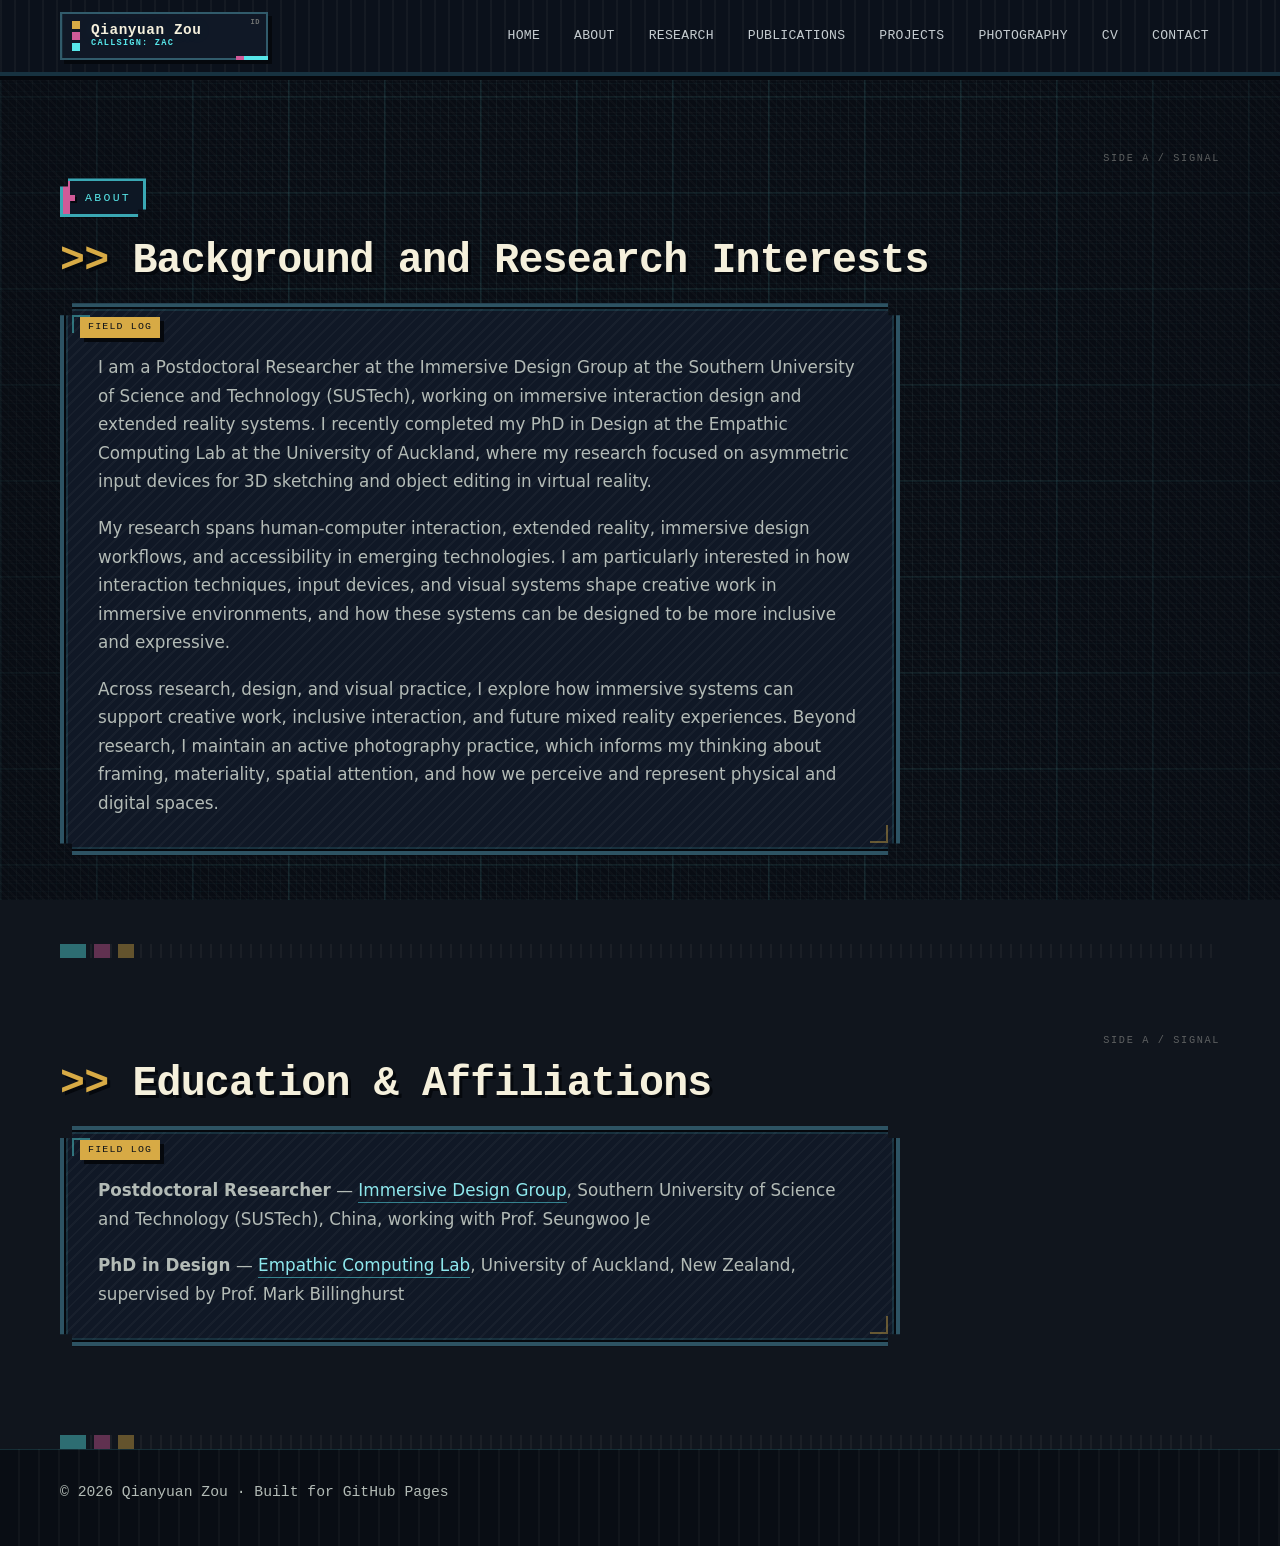
<file: about.html>
﻿<!DOCTYPE html>
<html lang="en">
<head>
  <meta charset="UTF-8" />
  <meta name="viewport" content="width=device-width, initial-scale=1.0" />
  <title>About | Qianyuan Zou</title>
  <meta name="description" content="About Qianyuan Zou, Postdoctoral Researcher in HCI, XR, and immersive design." />
  <link rel="canonical" href="https://zouqianyuan.github.io/qianyuanzou/about.html" />
  <link rel="sitemap" type="application/xml" href="https://zouqianyuan.github.io/qianyuanzou/sitemap.xml" />
  <meta name="robots" content="index, follow" />
  <meta property="og:type" content="profile" />
  <meta property="og:site_name" content="Qianyuan Zou" />
  <meta property="og:title" content="About | Qianyuan Zou" />
  <meta property="og:description" content="About Qianyuan Zou, Postdoctoral Researcher in HCI, XR, and immersive design." />
  <meta property="og:url" content="https://zouqianyuan.github.io/qianyuanzou/about.html" />
  <meta property="og:image" content="https://zouqianyuan.github.io/qianyuanzou/images/portrait-profile.jpg" />
  <meta name="twitter:card" content="summary_large_image" />
  <meta name="twitter:title" content="About | Qianyuan Zou" />
  <meta name="twitter:description" content="About Qianyuan Zou, Postdoctoral Researcher in HCI, XR, and immersive design." />
  <meta name="twitter:image" content="https://zouqianyuan.github.io/qianyuanzou/images/portrait-profile.jpg" />
  <link rel="icon" href="favicon.svg" type="image/svg+xml" />
  <style>
    :root {
      --bg: #1a1d21;
      --bg-soft: #20242a;
      --bg-card: rgba(255, 255, 255, 0.04);
      --line: rgba(255, 255, 255, 0.08);
      --text: #eef2f6;
      --muted: #a8b0ba;
      --accent: #79a8ff;
      --accent-soft: rgba(121, 168, 255, 0.15);
      --max-width: 1160px;
      --radius: 20px;
      --shadow: 0 20px 60px rgba(0, 0, 0, 0.28);
    }

    * {
      box-sizing: border-box;
    }

    html {
      scroll-behavior: smooth;
    }

    body {
      margin: 0;
      font-family: Inter, ui-sans-serif, system-ui, -apple-system, BlinkMacSystemFont, "Segoe UI", sans-serif;
      background: radial-gradient(circle at top, #2a3138 0%, var(--bg) 34%, #16191d 100%);
      color: var(--text);
      line-height: 1.65;
      overflow-x: hidden;
    }

    body::before,
    body::after {
      content: "";
      position: fixed;
      inset: 0;
      pointer-events: none;
      z-index: 0;
    }

    body::before {
      background:
        radial-gradient(circle at 18% 18%, rgba(121, 168, 255, 0.10), transparent 30%),
        radial-gradient(circle at 82% 12%, rgba(255, 255, 255, 0.05), transparent 24%),
        radial-gradient(circle at 55% 75%, rgba(121, 168, 255, 0.06), transparent 34%);
      filter: blur(10px);
      opacity: 0.95;
    }

    body::after {
      background: radial-gradient(circle at center, transparent 52%, rgba(0, 0, 0, 0.28) 100%);
      opacity: 0.9;
    }

    a {
      color: inherit;
      text-decoration: none;
    }

    .text-link {
      border-bottom: 1px solid rgba(121, 168, 255, 0.5);
      color: var(--text);
      padding-bottom: 2px;
    }

    img {
      max-width: 100%;
      display: block;
    }

    .site-shell {
      position: relative;
      z-index: 1;
    }

    .nav-wrap {
      position: sticky;
      top: 0;
      z-index: 20;
      backdrop-filter: blur(14px);
      background: rgba(26, 29, 33, 0.7);
      border-bottom: 1px solid transparent;
      transition: border-color 0.25s ease, background 0.25s ease;
    }

    .nav-wrap.scrolled {
      border-color: var(--line);
      background: rgba(26, 29, 33, 0.84);
    }

    .nav {
      width: min(var(--max-width), calc(100% - 32px));
      margin: 0 auto;
      display: flex;
      align-items: center;
      justify-content: space-between;
      min-height: 72px;
      gap: 24px;
    }

    .brand {
      font-size: 0.98rem;
      font-weight: 600;
      letter-spacing: 0.02em;
      white-space: nowrap;
    }

    .nav-links {
      display: flex;
      align-items: center;
      gap: 18px;
      flex-wrap: wrap;
      justify-content: flex-end;
      font-size: 0.95rem;
      color: var(--muted);
    }

    .nav-links a {
      position: relative;
      padding: 6px 0;
      transition: color 0.2s ease;
    }

    .nav-links a:hover {
      color: var(--text);
    }

    .nav-links a::after {
      content: "";
      position: absolute;
      left: 0;
      bottom: -2px;
      width: 100%;
      height: 1px;
      background: var(--accent);
      transform: scaleX(0);
      transform-origin: left;
      transition: transform 0.22s ease;
    }

    .nav-links a:hover::after {
      transform: scaleX(1);
    }

    .container {
      width: min(var(--max-width), calc(100% - 32px));
      margin: 0 auto;
    }

    .section {
      padding: 88px 0;
      position: relative;
    }

    .eyebrow {
      color: var(--accent);
      font-size: 0.82rem;
      text-transform: uppercase;
      letter-spacing: 0.18em;
      margin-bottom: 16px;
      display: inline-block;
    }

    .section-title {
      font-size: clamp(1.9rem, 2vw + 1rem, 3rem);
      line-height: 1.15;
      margin: 0 0 18px;
      letter-spacing: -0.03em;
    }

    .section-intro {
      color: var(--muted);
      max-width: 740px;
      margin: 0 0 32px;
      font-size: 1.02rem;
    }

    .intro-panel {
      background: var(--bg-card);
      border: 1px solid var(--line);
      border-radius: var(--radius);
      padding: 34px;
      box-shadow: var(--shadow);
      max-width: 840px;
    }

    .intro-panel p {
      margin: 0 0 18px;
      color: var(--muted);
      font-size: 1.05rem;
      line-height: 1.7;
    }

    .intro-panel p:last-child {
      margin-bottom: 0;
    }

    .button {
      display: inline-flex;
      align-items: center;
      justify-content: center;
      gap: 8px;
      min-height: 46px;
      padding: 0 18px;
      border-radius: 999px;
      border: 1px solid var(--line);
      color: var(--text);
      background: rgba(255, 255, 255, 0.03);
      transition: transform 0.2s ease, border-color 0.2s ease, background 0.2s ease;
    }

    .button:hover {
      transform: translateY(-2px);
      border-color: rgba(121, 168, 255, 0.55);
      background: rgba(255, 255, 255, 0.05);
    }

    .button.primary {
      background: var(--accent-soft);
      border-color: rgba(121, 168, 255, 0.34);
    }

    .footer {
      padding: 30px 0 42px;
      color: var(--muted);
      font-size: 0.92rem;
      border-top: 1px solid var(--line);
    }

    .reveal {
      opacity: 0;
      transform: translateY(20px);
      transition: opacity 0.7s ease, transform 0.7s ease;
      transition-delay: 0.05s;
    }

    .reveal.visible {
      opacity: 1;
      transform: translateY(0);
    }

    @media (max-width: 1024px) {
      .intro-panel {
        padding: 28px;
      }
    }

    @media (max-width: 720px) {
      .nav {
        flex-direction: column;
        align-items: flex-start;
        justify-content: center;
        padding: 14px 0;
      }

      .nav-links {
        gap: 14px;
        font-size: 0.9rem;
      }

      .section {
        padding: 72px 0;
      }

      .intro-panel {
        padding: 22px;
      }
    }
  </style>
  <link rel="stylesheet" href="styles/background.css" />
  <link rel="stylesheet" href="styles/retro.css" />
</head>
<body>
  <div class="ambient-grid" aria-hidden="true"></div>

  <div class="site-shell">
    <div class="nav-wrap" id="navWrap">
      <nav class="nav">
        <a href="index.html" class="brand" aria-label="Qianyuan Zou, callsign Zac">
          <span class="brand-status" aria-hidden="true"></span>
          <span class="brand-copy">
            <span class="brand-name">Qianyuan Zou</span>
            <span class="brand-callsign">CALLSIGN: ZAC</span>
          </span>
        </a>
        <div class="nav-links">
          <a href="index.html">Home</a>
          <a href="about.html">About</a>
          <a href="research.html">Research</a>
          <a href="publications.html">Publications</a>
          <a href="projects.html">Projects</a>
          <a href="photography.html">Photography</a>
          <a href="cv.html">CV</a>
          <a href="index.html#contact">Contact</a>
        </div>
      </nav>
    </div>

    <main>
      <section class="section">
        <div class="container">
          <div class="reveal">
            <div class="eyebrow">About</div>
            <h1 class="section-title">Background and Research Interests</h1>
          </div>

          <div class="intro-panel reveal">
            <p>
              I am a Postdoctoral Researcher at the Immersive Design Group at the Southern University of Science and Technology (SUSTech), working on immersive interaction design and extended reality systems. I recently completed my PhD in Design at the Empathic Computing Lab at the University of Auckland, where my research focused on asymmetric input devices for 3D sketching and object editing in virtual reality.
            </p>
            <p>
              My research spans human-computer interaction, extended reality, immersive design workflows, and accessibility in emerging technologies. I am particularly interested in how interaction techniques, input devices, and visual systems shape creative work in immersive environments, and how these systems can be designed to be more inclusive and expressive.
            </p>
            <p>
              Across research, design, and visual practice, I explore how immersive systems can support creative work, inclusive interaction, and future mixed reality experiences. Beyond research, I maintain an active photography practice, which informs my thinking about framing, materiality, spatial attention, and how we perceive and represent physical and digital spaces.
            </p>
          </div>
        </div>
      </section>

      <section class="section">
        <div class="container">
          <div class="reveal">
            <h2 class="section-title">Education & Affiliations</h2>
          </div>

          <div class="intro-panel reveal">
            <p><strong>Postdoctoral Researcher</strong> &mdash; <a class="text-link" href="https://immersivedesignresearch.com/" target="_blank" rel="noreferrer">Immersive Design Group</a>, Southern University of Science and Technology (SUSTech), China, working with Prof. Seungwoo Je</p>
            <p><strong>PhD in Design</strong> &mdash; <a class="text-link" href="https://empathiccomputing.org/" target="_blank" rel="noreferrer">Empathic Computing Lab</a>, University of Auckland, New Zealand, supervised by Prof. Mark Billinghurst</p>
          </div>
        </div>
      </section>
    </main>

    <footer class="footer">
      <div class="container">
        &copy; <span id="year"></span> Qianyuan Zou &middot; Built for GitHub Pages
      </div>
    </footer>
  </div>
  <script src="scripts/background.js"></script>

  <script>
    const navWrap = document.getElementById('navWrap');
    const yearEl = document.getElementById('year');
    yearEl.textContent = new Date().getFullYear();

    window.addEventListener('scroll', () => {
      navWrap.classList.toggle('scrolled', window.scrollY > 12);
    });

    const revealItems = document.querySelectorAll('.reveal');
    const revealObserver = new IntersectionObserver(
      (entries) => {
        entries.forEach((entry) => {
          if (entry.isIntersecting) {
            entry.target.classList.add('visible');
            revealObserver.unobserve(entry.target);
          }
        });
      },
      { threshold: 0.16 }
    );
    revealItems.forEach((item) => revealObserver.observe(item));
  </script>
</body>
</html>
</file>
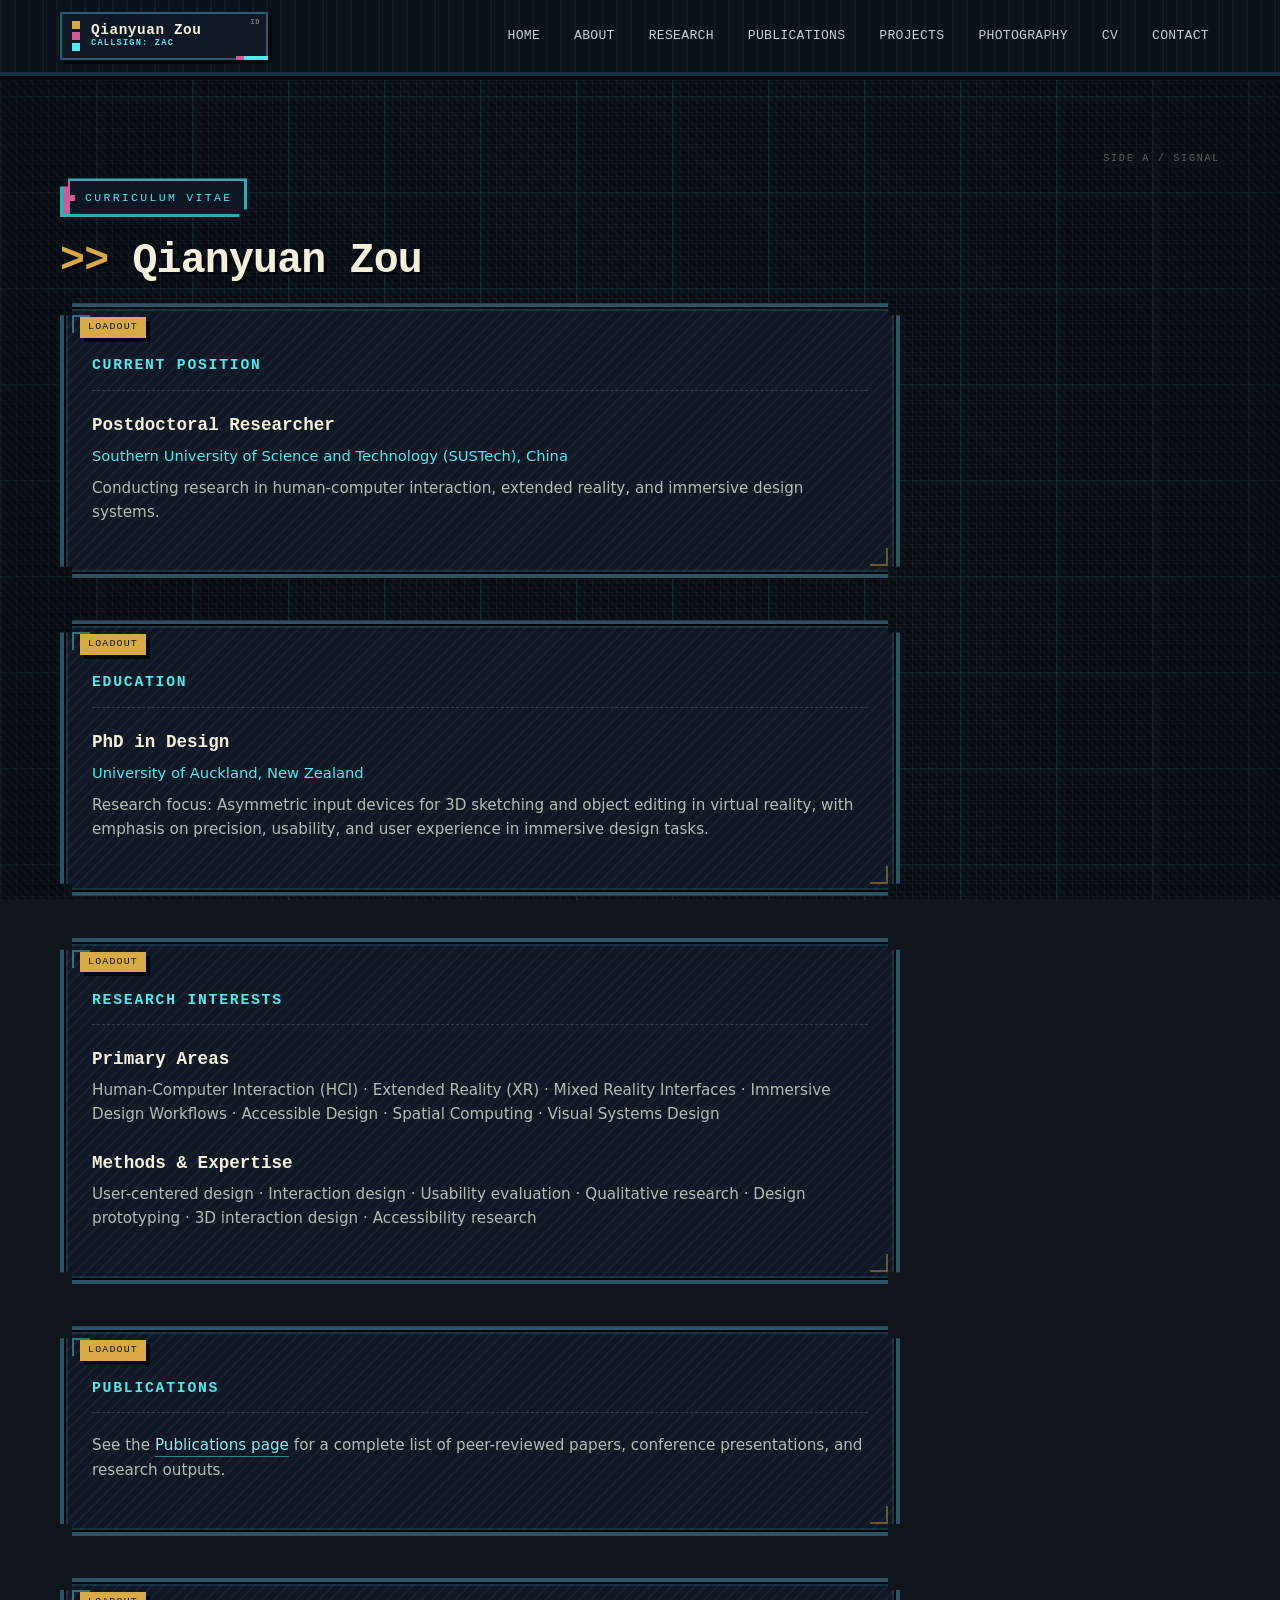
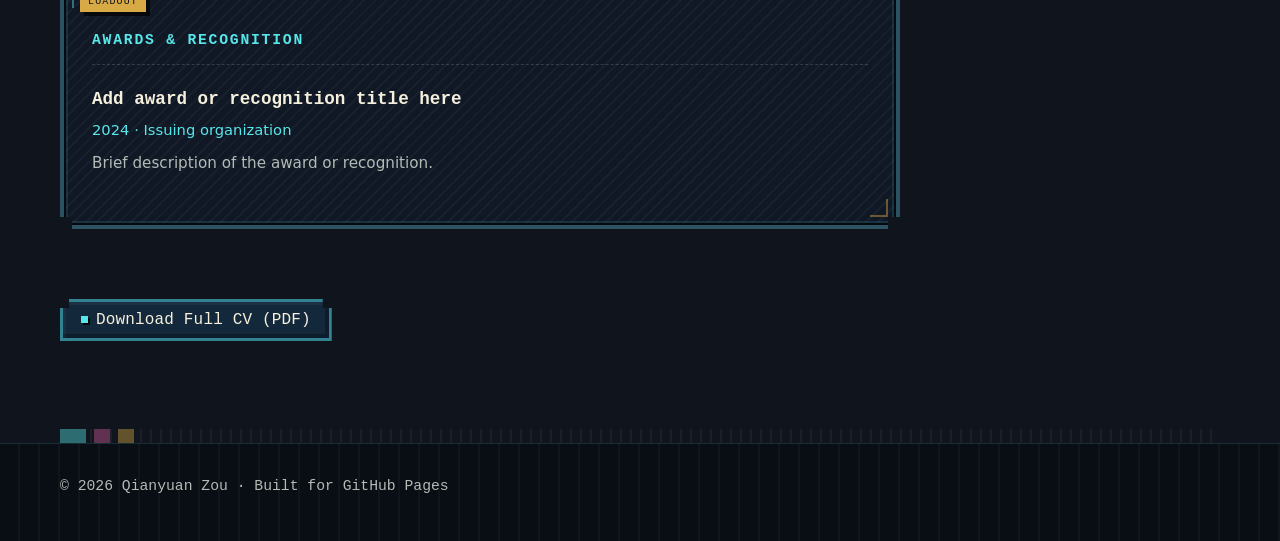
<file: cv.html>
﻿<!DOCTYPE html>
<html lang="en">
<head>
  <meta charset="UTF-8" />
  <meta name="viewport" content="width=device-width, initial-scale=1.0" />
  <title>CV | Qianyuan Zou</title>
  <meta name="description" content="Curriculum Vitae of Qianyuan Zou." />
  <link rel="canonical" href="https://zouqianyuan.github.io/qianyuanzou/cv.html" />
  <link rel="sitemap" type="application/xml" href="https://zouqianyuan.github.io/qianyuanzou/sitemap.xml" />
  <meta name="robots" content="index, follow" />
  <meta property="og:type" content="profile" />
  <meta property="og:site_name" content="Qianyuan Zou" />
  <meta property="og:title" content="CV | Qianyuan Zou" />
  <meta property="og:description" content="Curriculum Vitae of Qianyuan Zou, Postdoctoral Researcher in HCI, XR, immersive design, and accessible interactive systems." />
  <meta property="og:url" content="https://zouqianyuan.github.io/qianyuanzou/cv.html" />
  <meta property="og:image" content="https://zouqianyuan.github.io/qianyuanzou/images/portrait-profile.jpg" />
  <meta name="twitter:card" content="summary_large_image" />
  <meta name="twitter:title" content="CV | Qianyuan Zou" />
  <meta name="twitter:description" content="Curriculum Vitae of Qianyuan Zou, Postdoctoral Researcher in HCI, XR, immersive design, and accessible interactive systems." />
  <meta name="twitter:image" content="https://zouqianyuan.github.io/qianyuanzou/images/portrait-profile.jpg" />
  <link rel="icon" href="favicon.svg" type="image/svg+xml" />
  <style>
    :root {
      --bg: #1a1d21;
      --bg-soft: #20242a;
      --bg-card: rgba(255, 255, 255, 0.04);
      --line: rgba(255, 255, 255, 0.08);
      --text: #eef2f6;
      --muted: #a8b0ba;
      --accent: #79a8ff;
      --accent-soft: rgba(121, 168, 255, 0.15);
      --max-width: 1160px;
      --radius: 20px;
      --shadow: 0 20px 60px rgba(0, 0, 0, 0.28);
    }

    * {
      box-sizing: border-box;
    }

    html {
      scroll-behavior: smooth;
    }

    body {
      margin: 0;
      font-family: Inter, ui-sans-serif, system-ui, -apple-system, BlinkMacSystemFont, "Segoe UI", sans-serif;
      background: radial-gradient(circle at top, #2a3138 0%, var(--bg) 34%, #16191d 100%);
      color: var(--text);
      line-height: 1.65;
      overflow-x: hidden;
    }

    body::before,
    body::after {
      content: "";
      position: fixed;
      inset: 0;
      pointer-events: none;
      z-index: 0;
    }

    body::before {
      background:
        radial-gradient(circle at 18% 18%, rgba(121, 168, 255, 0.10), transparent 30%),
        radial-gradient(circle at 82% 12%, rgba(255, 255, 255, 0.05), transparent 24%),
        radial-gradient(circle at 55% 75%, rgba(121, 168, 255, 0.06), transparent 34%);
      filter: blur(10px);
      opacity: 0.95;
    }

    body::after {
      background: radial-gradient(circle at center, transparent 52%, rgba(0, 0, 0, 0.28) 100%);
      opacity: 0.9;
    }

    a {
      color: inherit;
      text-decoration: none;
    }

    img {
      max-width: 100%;
      display: block;
    }

    .site-shell {
      position: relative;
      z-index: 1;
    }

    .nav-wrap {
      position: sticky;
      top: 0;
      z-index: 20;
      backdrop-filter: blur(14px);
      background: rgba(26, 29, 33, 0.7);
      border-bottom: 1px solid transparent;
      transition: border-color 0.25s ease, background 0.25s ease;
    }

    .nav-wrap.scrolled {
      border-color: var(--line);
      background: rgba(26, 29, 33, 0.84);
    }

    .nav {
      width: min(var(--max-width), calc(100% - 32px));
      margin: 0 auto;
      display: flex;
      align-items: center;
      justify-content: space-between;
      min-height: 72px;
      gap: 24px;
    }

    .brand {
      font-size: 0.98rem;
      font-weight: 600;
      letter-spacing: 0.02em;
      white-space: nowrap;
    }

    .nav-links {
      display: flex;
      align-items: center;
      gap: 18px;
      flex-wrap: wrap;
      justify-content: flex-end;
      font-size: 0.95rem;
      color: var(--muted);
    }

    .nav-links a {
      position: relative;
      padding: 6px 0;
      transition: color 0.2s ease;
    }

    .nav-links a:hover {
      color: var(--text);
    }

    .nav-links a::after {
      content: "";
      position: absolute;
      left: 0;
      bottom: -2px;
      width: 100%;
      height: 1px;
      background: var(--accent);
      transform: scaleX(0);
      transform-origin: left;
      transition: transform 0.22s ease;
    }

    .nav-links a:hover::after {
      transform: scaleX(1);
    }

    .container {
      width: min(var(--max-width), calc(100% - 32px));
      margin: 0 auto;
    }

    .section {
      padding: 88px 0;
      position: relative;
    }

    .eyebrow {
      color: var(--accent);
      font-size: 0.82rem;
      text-transform: uppercase;
      letter-spacing: 0.18em;
      margin-bottom: 16px;
      display: inline-block;
    }

    .section-title {
      font-size: clamp(1.9rem, 2vw + 1rem, 3rem);
      line-height: 1.15;
      margin: 0 0 18px;
      letter-spacing: -0.03em;
    }

    .section-intro {
      color: var(--muted);
      max-width: 740px;
      margin: 0 0 32px;
      font-size: 1.02rem;
    }

    .cv-content {
      max-width: 840px;
    }

    .cv-section {
      margin-bottom: 42px;
    }

    .cv-section h3 {
      color: var(--accent);
      font-size: 0.92rem;
      text-transform: uppercase;
      letter-spacing: 0.12em;
      margin: 0 0 20px;
      padding-bottom: 12px;
      border-bottom: 1px solid var(--line);
    }

    .cv-entry {
      margin-bottom: 22px;
    }

    .cv-entry h4 {
      margin: 0 0 4px;
      font-size: 1.1rem;
      font-weight: 600;
    }

    .cv-meta {
      color: var(--accent);
      font-size: 0.92rem;
      margin-bottom: 8px;
    }

    .cv-entry p {
      margin: 0;
      color: var(--muted);
      font-size: 0.95rem;
      line-height: 1.6;
    }

    .button {
      display: inline-flex;
      align-items: center;
      justify-content: center;
      gap: 8px;
      min-height: 46px;
      padding: 0 18px;
      border-radius: 999px;
      border: 1px solid var(--line);
      color: var(--text);
      background: rgba(255, 255, 255, 0.03);
      transition: transform 0.2s ease, border-color 0.2s ease, background 0.2s ease;
      margin-top: 28px;
    }

    .button:hover {
      transform: translateY(-2px);
      border-color: rgba(121, 168, 255, 0.55);
      background: rgba(255, 255, 255, 0.05);
    }

    .button.primary {
      background: var(--accent-soft);
      border-color: rgba(121, 168, 255, 0.34);
    }

    .footer {
      padding: 30px 0 42px;
      color: var(--muted);
      font-size: 0.92rem;
      border-top: 1px solid var(--line);
    }

    .reveal {
      opacity: 0;
      transform: translateY(20px);
      transition: opacity 0.7s ease, transform 0.7s ease;
      transition-delay: 0.05s;
    }

    .reveal.visible {
      opacity: 1;
      transform: translateY(0);
    }

    @media (max-width: 1024px) {
    }

    @media (max-width: 720px) {
      .nav {
        flex-direction: column;
        align-items: flex-start;
        justify-content: center;
        padding: 14px 0;
      }

      .nav-links {
        gap: 14px;
        font-size: 0.9rem;
      }

      .section {
        padding: 72px 0;
      }
    }
  </style>
  <link rel="stylesheet" href="styles/background.css" />
  <link rel="stylesheet" href="styles/retro.css" />
</head>
<body>
  <div class="ambient-grid" aria-hidden="true"></div>

  <div class="site-shell">
    <div class="nav-wrap" id="navWrap">
      <nav class="nav">
        <a href="index.html" class="brand" aria-label="Qianyuan Zou, callsign Zac">
          <span class="brand-status" aria-hidden="true"></span>
          <span class="brand-copy">
            <span class="brand-name">Qianyuan Zou</span>
            <span class="brand-callsign">CALLSIGN: ZAC</span>
          </span>
        </a>
        <div class="nav-links">
          <a href="index.html">Home</a>
          <a href="about.html">About</a>
          <a href="research.html">Research</a>
          <a href="publications.html">Publications</a>
          <a href="projects.html">Projects</a>
          <a href="photography.html">Photography</a>
          <a href="cv.html">CV</a>
          <a href="index.html#contact">Contact</a>
        </div>
      </nav>
    </div>

    <main>
      <section class="section">
        <div class="container">
          <div class="reveal">
            <div class="eyebrow">Curriculum Vitae</div>
            <h1 class="section-title">Qianyuan Zou</h1>
          </div>

          <div class="cv-content reveal">
            <div class="cv-section">
              <h3>Current Position</h3>
              <div class="cv-entry">
                <h4>Postdoctoral Researcher</h4>
                <div class="cv-meta">Southern University of Science and Technology (SUSTech), China</div>
                <p>Conducting research in human-computer interaction, extended reality, and immersive design systems.</p>
              </div>
            </div>

            <div class="cv-section">
              <h3>Education</h3>
              <div class="cv-entry">
                <h4>PhD in Design</h4>
                <div class="cv-meta">University of Auckland, New Zealand</div>
                <p>Research focus: Asymmetric input devices for 3D sketching and object editing in virtual reality, with emphasis on precision, usability, and user experience in immersive design tasks.</p>
              </div>
            </div>

            <div class="cv-section">
              <h3>Research Interests</h3>
              <div class="cv-entry">
                <h4>Primary Areas</h4>
                <p>Human-Computer Interaction (HCI) &middot; Extended Reality (XR) &middot; Mixed Reality Interfaces &middot; Immersive Design Workflows &middot; Accessible Design &middot; Spatial Computing &middot; Visual Systems Design</p>
              </div>
              <div class="cv-entry">
                <h4>Methods & Expertise</h4>
                <p>User-centered design &middot; Interaction design &middot; Usability evaluation &middot; Qualitative research &middot; Design prototyping &middot; 3D interaction design &middot; Accessibility research</p>
              </div>
            </div>

            <div class="cv-section">
              <h3>Publications</h3>
              <div class="cv-entry">
                <p>See the <a href="publications.html" style="border-bottom: 1px solid rgba(121, 168, 255, 0.4); padding-bottom: 2px;">Publications page</a> for a complete list of peer-reviewed papers, conference presentations, and research outputs.</p>
              </div>
            </div>

            <div class="cv-section">
              <h3>Awards & Recognition</h3>
              <div class="cv-entry">
                <h4>Add award or recognition title here</h4>
                <div class="cv-meta">2024 &middot; Issuing organization</div>
                <p>Brief description of the award or recognition.</p>
              </div>
            </div>

            <a class="button primary" href="#">Download Full CV (PDF)</a>
          </div>
        </div>
      </section>
    </main>

    <footer class="footer">
      <div class="container">
        &copy; <span id="year"></span> Qianyuan Zou &middot; Built for GitHub Pages
      </div>
    </footer>
  </div>
  <script src="scripts/background.js"></script>

  <script>
    const navWrap = document.getElementById('navWrap');
    const yearEl = document.getElementById('year');
    yearEl.textContent = new Date().getFullYear();

    window.addEventListener('scroll', () => {
      navWrap.classList.toggle('scrolled', window.scrollY > 12);
    });

    const revealItems = document.querySelectorAll('.reveal');
    const revealObserver = new IntersectionObserver(
      (entries) => {
        entries.forEach((entry) => {
          if (entry.isIntersecting) {
            entry.target.classList.add('visible');
            revealObserver.unobserve(entry.target);
          }
        });
      },
      { threshold: 0.16 }
    );
    revealItems.forEach((item) => revealObserver.observe(item));
  </script>
</body>
</html>
</file>
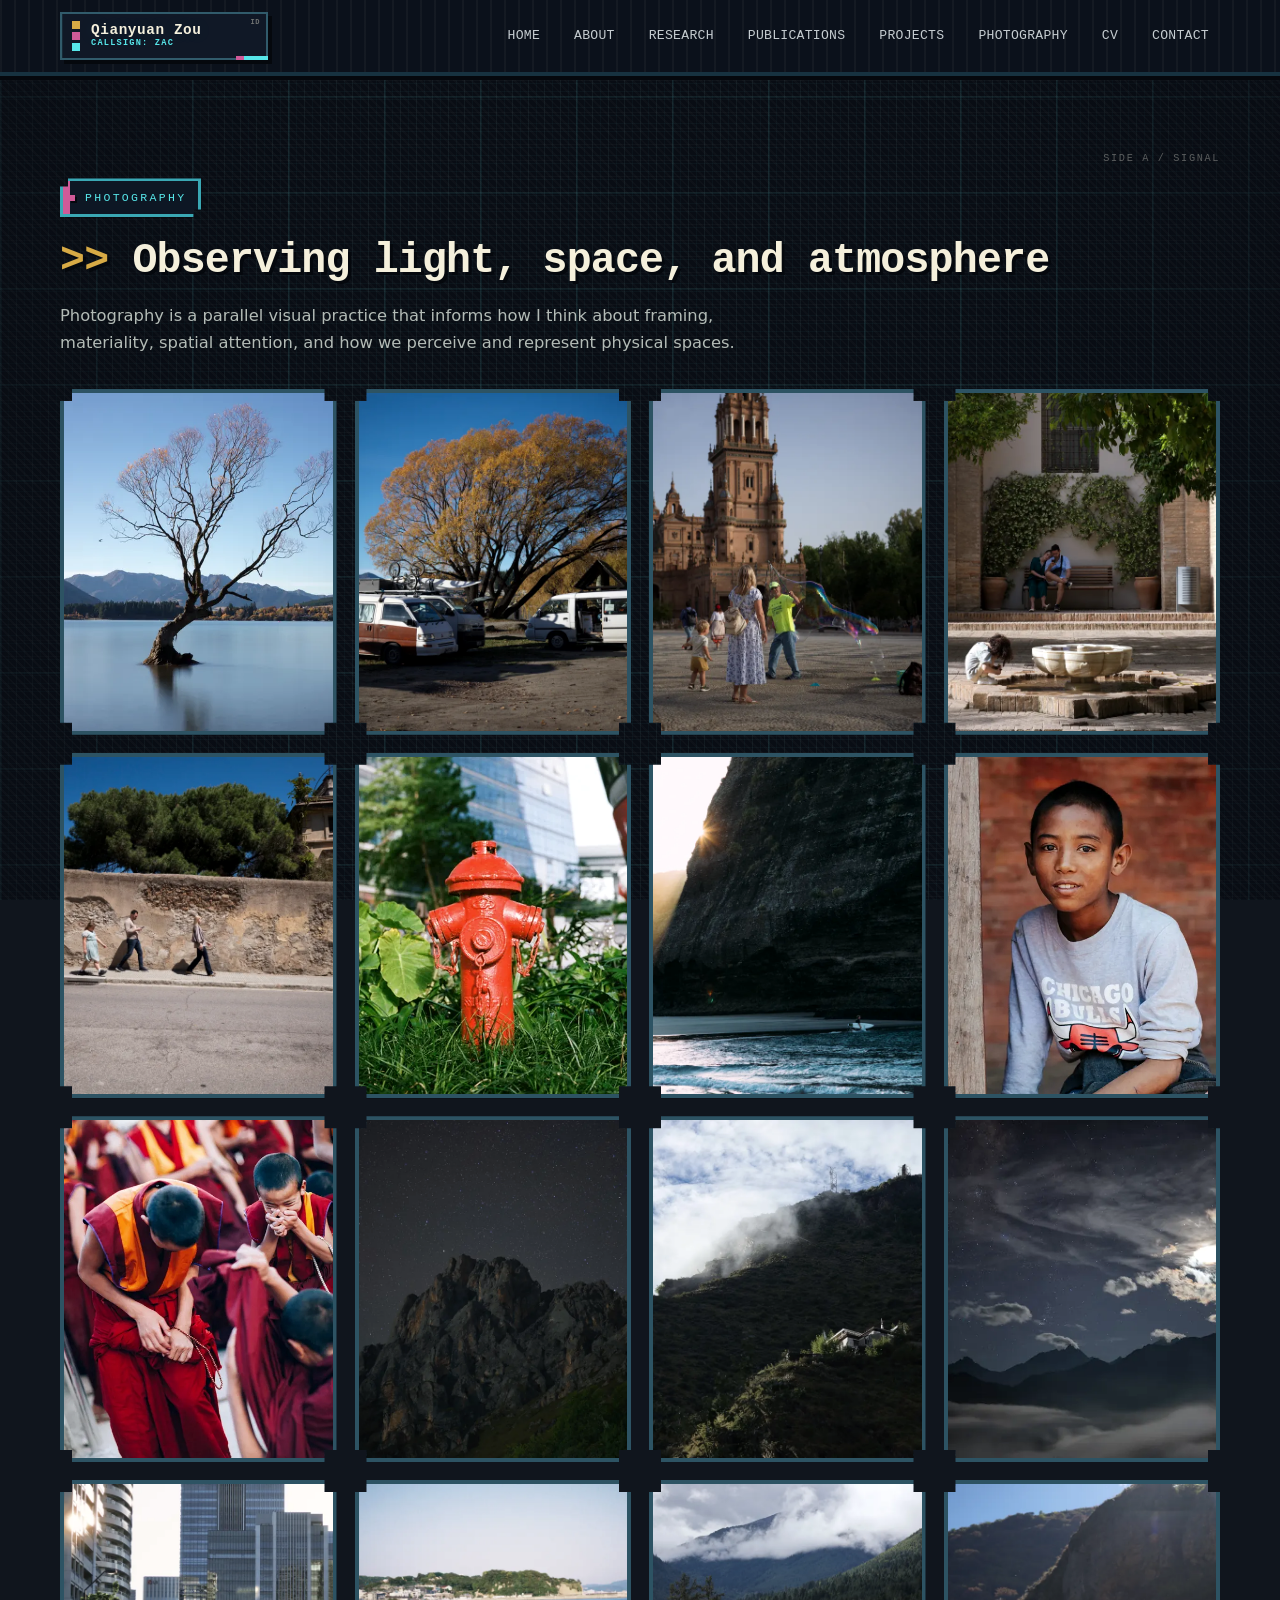
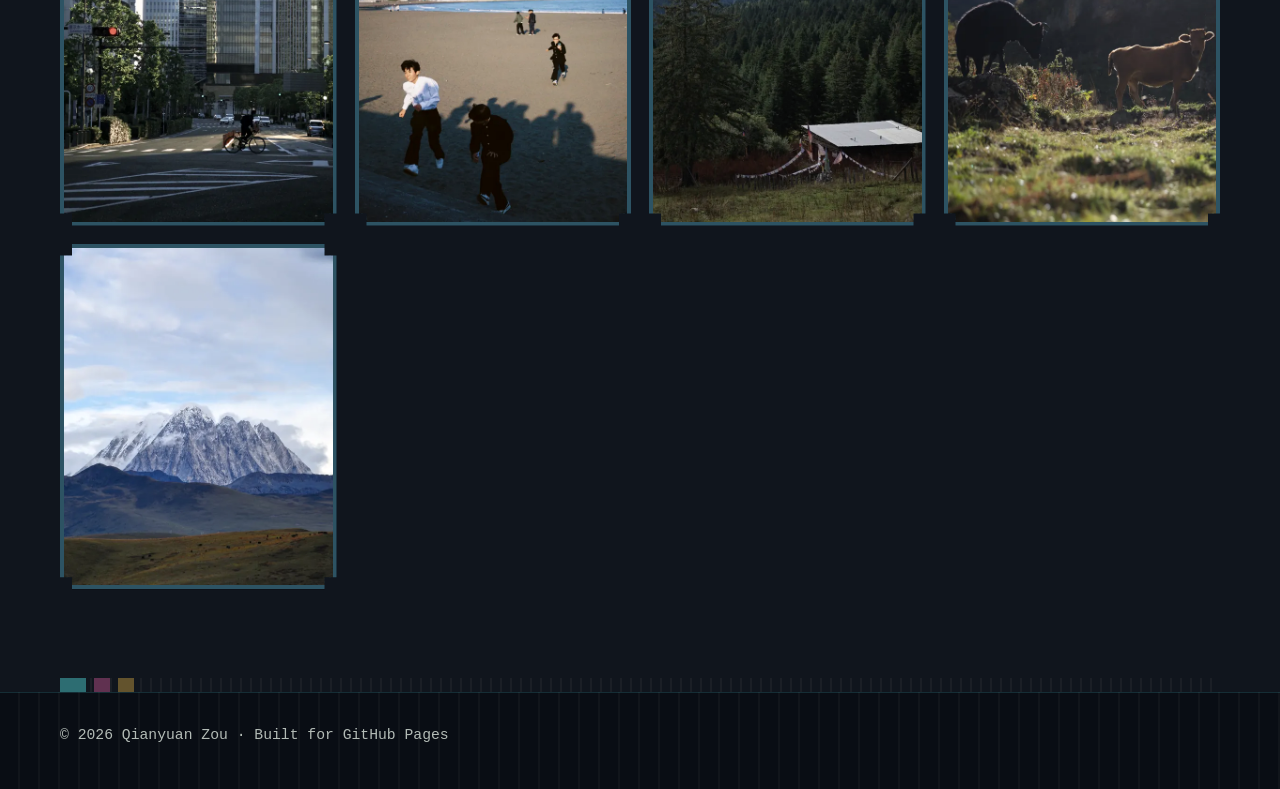
<file: photography.html>
﻿<!DOCTYPE html>
<html lang="en">
<head>
  <meta charset="UTF-8" />
  <meta name="viewport" content="width=device-width, initial-scale=1.0" />
  <title>Photography | Qianyuan Zou</title>
  <meta name="description" content="Photography portfolio by Qianyuan Zou." />
  <link rel="canonical" href="https://zouqianyuan.github.io/qianyuanzou/photography.html" />
  <link rel="sitemap" type="application/xml" href="https://zouqianyuan.github.io/qianyuanzou/sitemap.xml" />
  <meta name="robots" content="index, follow" />
  <meta property="og:type" content="website" />
  <meta property="og:site_name" content="Qianyuan Zou" />
  <meta property="og:title" content="Photography | Qianyuan Zou" />
  <meta property="og:description" content="Photography portfolio by Qianyuan Zou, exploring landscapes, people, visual culture, and spatial attention." />
  <meta property="og:url" content="https://zouqianyuan.github.io/qianyuanzou/photography.html" />
  <meta property="og:image" content="https://zouqianyuan.github.io/qianyuanzou/images/optimized/new-photo-01-full.webp" />
  <meta name="twitter:card" content="summary_large_image" />
  <meta name="twitter:title" content="Photography | Qianyuan Zou" />
  <meta name="twitter:description" content="Photography portfolio by Qianyuan Zou, exploring landscapes, people, visual culture, and spatial attention." />
  <meta name="twitter:image" content="https://zouqianyuan.github.io/qianyuanzou/images/optimized/new-photo-01-full.webp" />
  <link rel="icon" href="favicon.svg" type="image/svg+xml" />
  <style>
    :root {
      --bg: #1a1d21;
      --bg-soft: #20242a;
      --bg-card: rgba(255, 255, 255, 0.04);
      --line: rgba(255, 255, 255, 0.08);
      --text: #eef2f6;
      --muted: #a8b0ba;
      --accent: #79a8ff;
      --accent-soft: rgba(121, 168, 255, 0.15);
      --max-width: 1160px;
      --radius: 20px;
      --shadow: 0 20px 60px rgba(0, 0, 0, 0.28);
    }

    * {
      box-sizing: border-box;
    }

    html {
      scroll-behavior: smooth;
    }

    body {
      margin: 0;
      font-family: Inter, ui-sans-serif, system-ui, -apple-system, BlinkMacSystemFont, "Segoe UI", sans-serif;
      background: radial-gradient(circle at top, #2a3138 0%, var(--bg) 34%, #16191d 100%);
      color: var(--text);
      line-height: 1.65;
      overflow-x: hidden;
    }

    body::before,
    body::after {
      content: "";
      position: fixed;
      inset: 0;
      pointer-events: none;
      z-index: 0;
    }

    body::before {
      background:
        radial-gradient(circle at 18% 18%, rgba(121, 168, 255, 0.10), transparent 30%),
        radial-gradient(circle at 82% 12%, rgba(255, 255, 255, 0.05), transparent 24%),
        radial-gradient(circle at 55% 75%, rgba(121, 168, 255, 0.06), transparent 34%);
      filter: blur(10px);
      opacity: 0.95;
    }

    body::after {
      background: radial-gradient(circle at center, transparent 52%, rgba(0, 0, 0, 0.28) 100%);
      opacity: 0.9;
    }

    a {
      color: inherit;
      text-decoration: none;
    }

    img {
      max-width: 100%;
      display: block;
    }

    .site-shell {
      position: relative;
      z-index: 1;
    }

    .nav-wrap {
      position: sticky;
      top: 0;
      z-index: 20;
      backdrop-filter: blur(14px);
      background: rgba(26, 29, 33, 0.7);
      border-bottom: 1px solid transparent;
      transition: border-color 0.25s ease, background 0.25s ease;
    }

    .nav-wrap.scrolled {
      border-color: var(--line);
      background: rgba(26, 29, 33, 0.84);
    }

    .nav {
      width: min(var(--max-width), calc(100% - 32px));
      margin: 0 auto;
      display: flex;
      align-items: center;
      justify-content: space-between;
      min-height: 72px;
      gap: 24px;
    }

    .brand {
      font-size: 0.98rem;
      font-weight: 600;
      letter-spacing: 0.02em;
      white-space: nowrap;
    }

    .nav-links {
      display: flex;
      align-items: center;
      gap: 18px;
      flex-wrap: wrap;
      justify-content: flex-end;
      font-size: 0.95rem;
      color: var(--muted);
    }

    .nav-links a {
      position: relative;
      padding: 6px 0;
      transition: color 0.2s ease;
    }

    .nav-links a:hover {
      color: var(--text);
    }

    .nav-links a::after {
      content: "";
      position: absolute;
      left: 0;
      bottom: -2px;
      width: 100%;
      height: 1px;
      background: var(--accent);
      transform: scaleX(0);
      transform-origin: left;
      transition: transform 0.22s ease;
    }

    .nav-links a:hover::after {
      transform: scaleX(1);
    }

    .container {
      width: min(var(--max-width), calc(100% - 32px));
      margin: 0 auto;
    }

    .section {
      padding: 88px 0;
      position: relative;
    }

    .eyebrow {
      color: var(--accent);
      font-size: 0.82rem;
      text-transform: uppercase;
      letter-spacing: 0.18em;
      margin-bottom: 16px;
      display: inline-block;
    }

    .section-title {
      font-size: clamp(1.9rem, 2vw + 1rem, 3rem);
      line-height: 1.15;
      margin: 0 0 18px;
      letter-spacing: -0.03em;
    }

    .section-intro {
      color: var(--muted);
      max-width: 740px;
      margin: 0 0 32px;
      font-size: 1.02rem;
    }

    .gallery-grid {
      display: grid;
      grid-template-columns: repeat(4, 1fr);
      gap: 18px;
    }

    .gallery-item {
      aspect-ratio: 4 / 5;
      border-radius: 20px;
      overflow: hidden;
      position: relative;
      border: 1px solid var(--line);
      background:
        linear-gradient(180deg, rgba(255, 255, 255, 0.06), rgba(255, 255, 255, 0.03)),
        #242a31;
      box-shadow: var(--shadow);
    }

    .gallery-item img {
      width: 100%;
      height: 100%;
      object-fit: cover;
      transition: transform 0.45s ease;
    }

    .gallery-item:hover img {
      transform: scale(1.04);
    }

    .image-modal {
      position: fixed;
      z-index: 1000;
      inset: 0;
      background-color: rgba(0, 0, 0, 0.9);
      opacity: 0;
      visibility: hidden;
      transition: opacity 0.3s ease, visibility 0.3s ease;
    }

    .image-modal.open {
      opacity: 1;
      visibility: visible;
    }

    .modal-image {
      display: block;
      width: auto;
      height: auto;
      max-width: 90vw;
      max-height: 90vh;
      position: absolute;
      top: 50%;
      left: 50%;
      transform: translate(-50%, -50%);
      transition: opacity 0.3s ease;
    }

    .modal-control {
      position: absolute;
      border: 0;
      background: transparent;
      color: #f1f1f1;
      font: inherit;
      font-size: 40px;
      font-weight: 700;
      cursor: pointer;
      z-index: 1;
    }

    .modal-close {
      top: 15px;
      right: 35px;
    }

    .modal-prev,
    .modal-next {
      top: 50%;
      transform: translateY(-50%);
    }

    .modal-prev {
      left: 15px;
    }

    .modal-next {
      right: 15px;
    }

    .footer {
      padding: 30px 0 42px;
      color: var(--muted);
      font-size: 0.92rem;
      border-top: 1px solid var(--line);
    }

    .reveal {
      opacity: 0;
      transform: translateY(20px);
      transition: opacity 0.7s ease, transform 0.7s ease;
      transition-delay: 0.05s;
    }

    .reveal.visible {
      opacity: 1;
      transform: translateY(0);
    }

    @media (max-width: 1024px) {
      .gallery-grid {
        grid-template-columns: repeat(2, 1fr);
      }
    }

    @media (max-width: 720px) {
      .nav {
        flex-direction: column;
        align-items: flex-start;
        justify-content: center;
        padding: 14px 0;
      }

      .nav-links {
        gap: 14px;
        font-size: 0.9rem;
      }

      .section {
        padding: 72px 0;
      }

      .gallery-grid {
        grid-template-columns: 1fr;
      }
    }

    @media (prefers-reduced-motion: reduce) {
      html {
        scroll-behavior: auto;
      }

      *,
      *::before,
      *::after {
        animation-duration: 0.001ms !important;
        animation-iteration-count: 1 !important;
        transition-duration: 0.001ms !important;
      }
    }
  </style>
  <link rel="stylesheet" href="styles/background.css" />
  <link rel="stylesheet" href="styles/retro.css" />
</head>
<body>
  <div class="ambient-grid" aria-hidden="true"></div>

  <div class="site-shell">
    <div class="nav-wrap" id="navWrap">
      <nav class="nav">
        <a href="index.html" class="brand" aria-label="Qianyuan Zou, callsign Zac">
          <span class="brand-status" aria-hidden="true"></span>
          <span class="brand-copy">
            <span class="brand-name">Qianyuan Zou</span>
            <span class="brand-callsign">CALLSIGN: ZAC</span>
          </span>
        </a>
        <div class="nav-links">
          <a href="index.html">Home</a>
          <a href="about.html">About</a>
          <a href="research.html">Research</a>
          <a href="publications.html">Publications</a>
          <a href="projects.html">Projects</a>
          <a href="photography.html">Photography</a>
          <a href="cv.html">CV</a>
          <a href="index.html#contact">Contact</a>
        </div>
      </nav>
    </div>

    <main>
      <section class="section">
        <div class="container">
          <div class="reveal">
            <div class="eyebrow">Photography</div>
            <h1 class="section-title">Observing light, space, and atmosphere</h1>
            <p class="section-intro">
              Photography is a parallel visual practice that informs how I think about framing, materiality, spatial attention, and how we perceive and represent physical spaces.
            </p>
          </div>

          <div class="gallery-grid">
            <a class="gallery-item reveal" href="images/optimized/new-photo-01-full.webp" data-full="images/optimized/new-photo-01-full.webp">
              <img src="images/optimized/new-photo-01-thumb.webp" alt="Photography gallery image" width="720" height="540" loading="lazy" decoding="async" onerror="this.style.display='none'" />
            </a>
            <a class="gallery-item reveal" href="images/optimized/new-photo-02-full.webp" data-full="images/optimized/new-photo-02-full.webp">
              <img src="images/optimized/new-photo-02-thumb.webp" alt="Photography gallery image" width="720" height="720" loading="lazy" decoding="async" onerror="this.style.display='none'" />
            </a>
            <a class="gallery-item reveal" href="images/optimized/new-photo-03-full.webp" data-full="images/optimized/new-photo-03-full.webp">
              <img src="images/optimized/new-photo-03-thumb.webp" alt="Photography gallery image" width="575" height="720" loading="lazy" decoding="async" onerror="this.style.display='none'" />
            </a>
            <a class="gallery-item reveal" href="images/optimized/new-photo-04-full.webp" data-full="images/optimized/new-photo-04-full.webp">
              <img src="images/optimized/new-photo-04-thumb.webp" alt="Photography gallery image" width="719" height="720" loading="lazy" decoding="async" onerror="this.style.display='none'" />
            </a>
            <a class="gallery-item reveal" href="images/optimized/new-photo-05-full.webp" data-full="images/optimized/new-photo-05-full.webp">
              <img src="images/optimized/new-photo-05-thumb.webp" alt="Photography gallery image" width="720" height="720" loading="lazy" decoding="async" onerror="this.style.display='none'" />
            </a>
            <a class="gallery-item reveal" href="images/optimized/new-photo-06-full.webp" data-full="images/optimized/new-photo-06-full.webp">
              <img src="images/optimized/new-photo-06-thumb.webp" alt="Photography gallery image" width="720" height="477" loading="lazy" decoding="async" onerror="this.style.display='none'" />
            </a>
            <a class="gallery-item reveal" href="images/optimized/hai-full.webp" data-full="images/optimized/hai-full.webp">
              <img src="images/optimized/hai-thumb.webp" alt="Photography gallery image" width="720" height="720" loading="lazy" decoding="async" onerror="this.style.display='none'" />
            </a>
            <a class="gallery-item reveal" href="images/optimized/kid-full.webp" data-full="images/optimized/kid-full.webp">
              <img src="images/optimized/kid-thumb.webp" alt="Photography gallery image" width="480" height="720" loading="lazy" decoding="async" onerror="this.style.display='none'" />
            </a>
            <a class="gallery-item reveal" href="images/optimized/bianjing-full.webp" data-full="images/optimized/bianjing-full.webp">
              <img src="images/optimized/bianjing-thumb.webp" alt="Photography gallery image" width="480" height="720" loading="lazy" decoding="async" onerror="this.style.display='none'" />
            </a>
            <a class="gallery-item reveal" href="images/optimized/xingkong-full.webp" data-full="images/optimized/xingkong-full.webp">
              <img src="images/optimized/xingkong-thumb.webp" alt="Photography gallery image" width="720" height="720" loading="lazy" decoding="async" onerror="this.style.display='none'" />
            </a>
            <a class="gallery-item reveal" href="images/optimized/shan-full.webp" data-full="images/optimized/shan-full.webp">
              <img src="images/optimized/shan-thumb.webp" alt="Photography gallery image" width="720" height="720" loading="lazy" decoding="async" onerror="this.style.display='none'" />
            </a>
            <a class="gallery-item reveal" href="images/optimized/jiamifeng-full.webp" data-full="images/optimized/jiamifeng-full.webp">
              <img src="images/optimized/jiamifeng-thumb.webp" alt="Photography gallery image" width="720" height="538" loading="lazy" decoding="async" onerror="this.style.display='none'" />
            </a>
            <a class="gallery-item reveal" href="images/optimized/1-full.webp" data-full="images/optimized/1-full.webp">
              <img src="images/optimized/1-thumb.webp" alt="Photography gallery image" width="720" height="720" loading="lazy" decoding="async" onerror="this.style.display='none'" />
            </a>
            <a class="gallery-item reveal" href="images/optimized/2-full.webp" data-full="images/optimized/2-full.webp">
              <img src="images/optimized/2-thumb.webp" alt="Photography gallery image" width="720" height="720" loading="lazy" decoding="async" onerror="this.style.display='none'" />
            </a>
            <a class="gallery-item reveal" href="images/optimized/4-full.webp" data-full="images/optimized/4-full.webp">
              <img src="images/optimized/4-thumb.webp" alt="Photography gallery image" width="720" height="720" loading="lazy" decoding="async" onerror="this.style.display='none'" />
            </a>
            <a class="gallery-item reveal" href="images/optimized/5-full.webp" data-full="images/optimized/5-full.webp">
              <img src="images/optimized/5-thumb.webp" alt="Photography gallery image" width="720" height="720" loading="lazy" decoding="async" onerror="this.style.display='none'" />
            </a>
            <a class="gallery-item reveal" href="images/optimized/6-full.webp" data-full="images/optimized/6-full.webp">
              <img src="images/optimized/6-thumb.webp" alt="Photography gallery image" width="575" height="720" loading="lazy" decoding="async" onerror="this.style.display='none'" />
            </a>
          </div>
        </div>
      </section>
    </main>

    <footer class="footer">
      <div class="container">
        &copy; <span id="year"></span> Qianyuan Zou &middot; Built for GitHub Pages
      </div>
    </footer>
  </div>

  <!-- Modal for full-size images -->
  <div id="image-modal" class="image-modal" role="dialog" aria-modal="true" aria-label="Photography viewer">
    <button class="modal-control modal-close" type="button" aria-label="Close image viewer">&times;</button>
    <button class="modal-control modal-prev" type="button" aria-label="Previous image">&lt;</button>
    <button class="modal-control modal-next" type="button" aria-label="Next image">&gt;</button>
    <img id="modal-image" class="modal-image" alt="Selected photography image" decoding="async">
  </div>
  <script src="scripts/background.js"></script>

  <script>
    const navWrap = document.getElementById('navWrap');
    const yearEl = document.getElementById('year');
    yearEl.textContent = new Date().getFullYear();

    window.addEventListener('scroll', () => {
      navWrap.classList.toggle('scrolled', window.scrollY > 12);
    });

    const revealItems = document.querySelectorAll('.reveal');
    const revealObserver = new IntersectionObserver(
      (entries) => {
        entries.forEach((entry) => {
          if (entry.isIntersecting) {
            entry.target.classList.add('visible');
            revealObserver.unobserve(entry.target);
          }
        });
      },
      { threshold: 0.16 }
    );
    revealItems.forEach((item) => revealObserver.observe(item));

    // Modal functionality
    const modal = document.getElementById('image-modal');
    const modalImg = document.getElementById('modal-image');
    const closeBtn = document.querySelector('.modal-close');
    const prevBtn = document.querySelector('.modal-prev');
    const nextBtn = document.querySelector('.modal-next');
    const galleryItems = Array.from(document.querySelectorAll('.gallery-item'));
    let currentIndex = 0;

    function getGallerySrc(index) {
      const item = galleryItems[index];
      return item.dataset.full || item.href || item.querySelector('img').src;
    }

    function openModal(index) {
      currentIndex = index;
      modalImg.src = getGallerySrc(index);
      modal.classList.add('open');
      modalImg.style.opacity = '1';
    }

    function closeModal() {
      modal.classList.remove('open');
      modalImg.style.opacity = '0';
    }

    function showImage(index) {
      currentIndex = (index + galleryItems.length) % galleryItems.length;
      modalImg.src = getGallerySrc(currentIndex);
    }

    galleryItems.forEach((item, index) => {
      item.addEventListener('click', (event) => {
        event.preventDefault();
        openModal(index);
      });
    });

    prevBtn.addEventListener('click', () => {
      showImage(currentIndex - 1);
    });

    nextBtn.addEventListener('click', () => {
      showImage(currentIndex + 1);
    });

    closeBtn.addEventListener('click', closeModal);

    modal.addEventListener('click', (e) => {
      if (e.target === modal) {
        closeModal();
      }
    });

    window.addEventListener('keydown', (event) => {
      if (!modal.classList.contains('open')) return;
      if (event.key === 'Escape') {
        closeModal();
      } else if (event.key === 'ArrowLeft') {
        showImage(currentIndex - 1);
      } else if (event.key === 'ArrowRight') {
        showImage(currentIndex + 1);
      }
    });
  </script>
</body>
</html>
</file>
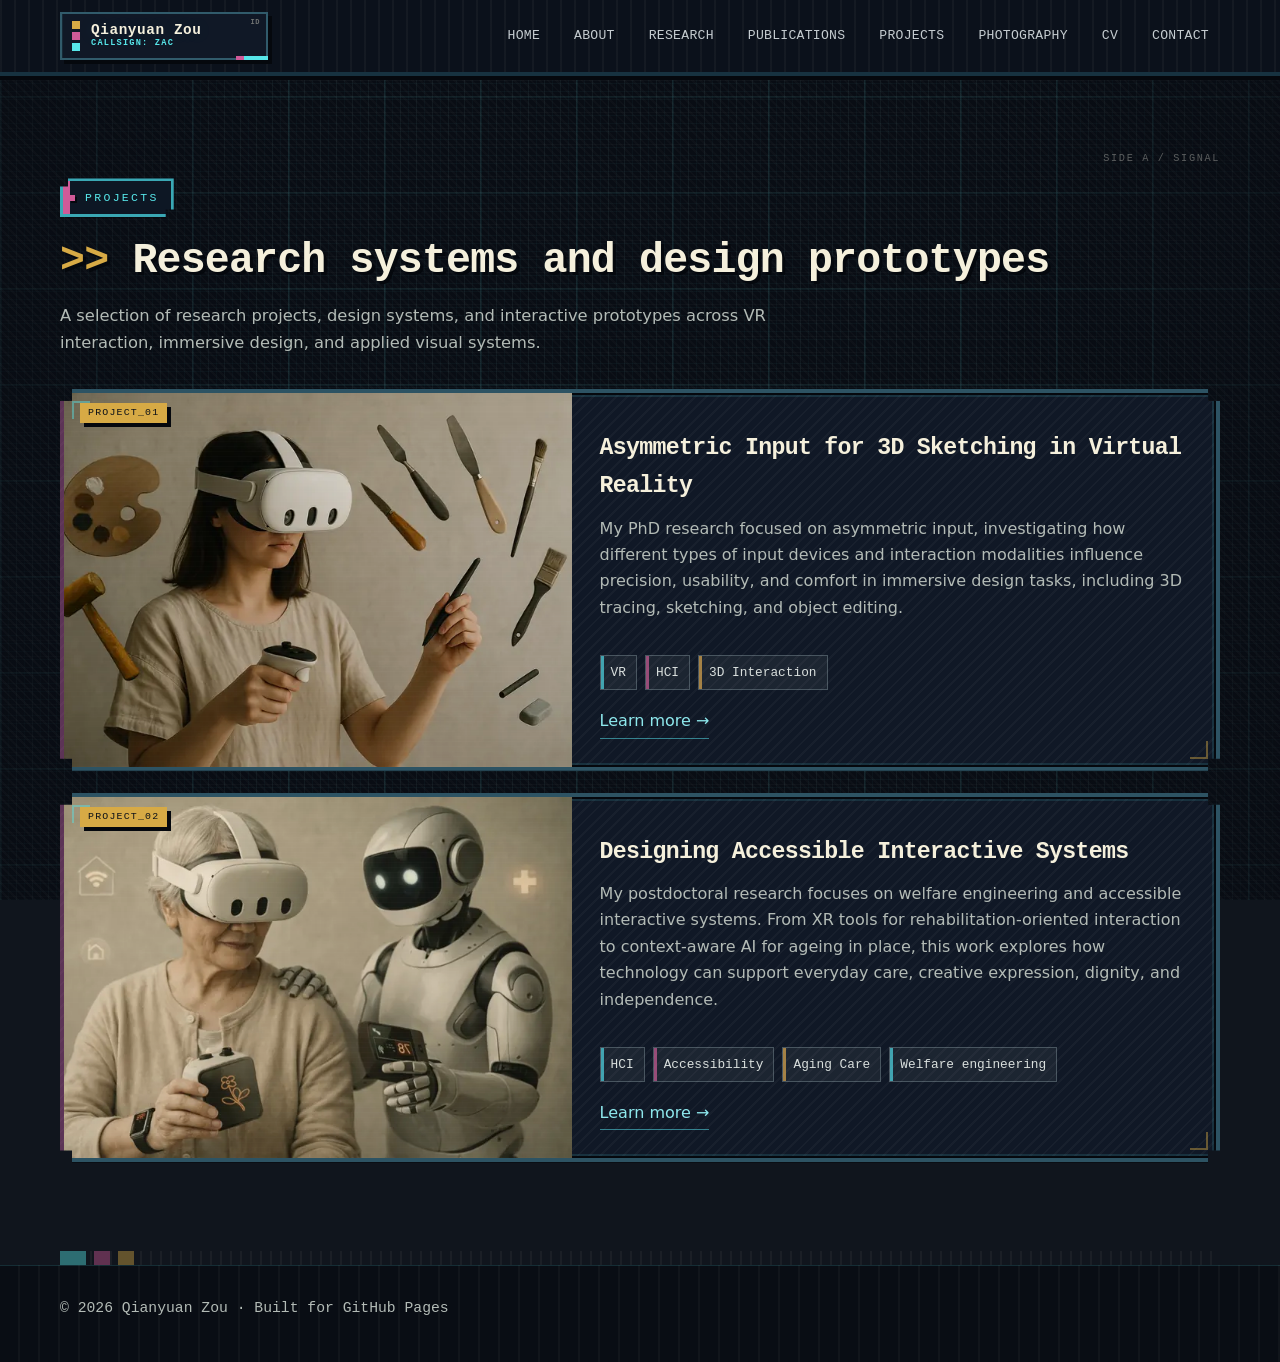
<file: projects.html>
﻿<!DOCTYPE html>
<html lang="en">
<head>
  <meta charset="UTF-8" />
  <meta name="viewport" content="width=device-width, initial-scale=1.0" />
  <title>Projects | Qianyuan Zou</title>
  <meta name="description" content="Selected projects in HCI, XR, and immersive design by Qianyuan Zou." />
  <link rel="canonical" href="https://zouqianyuan.github.io/qianyuanzou/projects.html" />
  <link rel="sitemap" type="application/xml" href="https://zouqianyuan.github.io/qianyuanzou/sitemap.xml" />
  <meta name="robots" content="index, follow" />
  <meta property="og:type" content="website" />
  <meta property="og:site_name" content="Qianyuan Zou" />
  <meta property="og:title" content="Projects | Qianyuan Zou" />
  <meta property="og:description" content="Selected HCI, XR, immersive design, accessibility, and cultural heritage projects by Qianyuan Zou." />
  <meta property="og:url" content="https://zouqianyuan.github.io/qianyuanzou/projects.html" />
  <meta property="og:image" content="https://zouqianyuan.github.io/qianyuanzou/images/portrait-profile.jpg" />
  <meta name="twitter:card" content="summary_large_image" />
  <meta name="twitter:title" content="Projects | Qianyuan Zou" />
  <meta name="twitter:description" content="Selected HCI, XR, immersive design, accessibility, and cultural heritage projects by Qianyuan Zou." />
  <meta name="twitter:image" content="https://zouqianyuan.github.io/qianyuanzou/images/portrait-profile.jpg" />
  <link rel="icon" href="favicon.svg" type="image/svg+xml" />
  <style>
    :root {
      --bg: #1a1d21;
      --bg-soft: #20242a;
      --bg-card: rgba(255, 255, 255, 0.04);
      --line: rgba(255, 255, 255, 0.08);
      --text: #eef2f6;
      --muted: #a8b0ba;
      --accent: #79a8ff;
      --accent-soft: rgba(121, 168, 255, 0.15);
      --max-width: 1160px;
      --radius: 20px;
      --shadow: 0 20px 60px rgba(0, 0, 0, 0.28);
    }

    * {
      box-sizing: border-box;
    }

    html {
      scroll-behavior: smooth;
    }

    body {
      margin: 0;
      font-family: Inter, ui-sans-serif, system-ui, -apple-system, BlinkMacSystemFont, "Segoe UI", sans-serif;
      background: radial-gradient(circle at top, #2a3138 0%, var(--bg) 34%, #16191d 100%);
      color: var(--text);
      line-height: 1.65;
      overflow-x: hidden;
    }

    body::before,
    body::after {
      content: "";
      position: fixed;
      inset: 0;
      pointer-events: none;
      z-index: 0;
    }

    body::before {
      background:
        radial-gradient(circle at 18% 18%, rgba(121, 168, 255, 0.10), transparent 30%),
        radial-gradient(circle at 82% 12%, rgba(255, 255, 255, 0.05), transparent 24%),
        radial-gradient(circle at 55% 75%, rgba(121, 168, 255, 0.06), transparent 34%);
      filter: blur(10px);
      opacity: 0.95;
    }

    body::after {
      background: radial-gradient(circle at center, transparent 52%, rgba(0, 0, 0, 0.28) 100%);
      opacity: 0.9;
    }

    a {
      color: inherit;
      text-decoration: none;
    }

    img {
      max-width: 100%;
      display: block;
    }

    .site-shell {
      position: relative;
      z-index: 1;
    }

    .nav-wrap {
      position: sticky;
      top: 0;
      z-index: 20;
      backdrop-filter: blur(14px);
      background: rgba(26, 29, 33, 0.7);
      border-bottom: 1px solid transparent;
      transition: border-color 0.25s ease, background 0.25s ease;
    }

    .nav-wrap.scrolled {
      border-color: var(--line);
      background: rgba(26, 29, 33, 0.84);
    }

    .nav {
      width: min(var(--max-width), calc(100% - 32px));
      margin: 0 auto;
      display: flex;
      align-items: center;
      justify-content: space-between;
      min-height: 72px;
      gap: 24px;
    }

    .brand {
      font-size: 0.98rem;
      font-weight: 600;
      letter-spacing: 0.02em;
      white-space: nowrap;
    }

    .nav-links {
      display: flex;
      align-items: center;
      gap: 18px;
      flex-wrap: wrap;
      justify-content: flex-end;
      font-size: 0.95rem;
      color: var(--muted);
    }

    .nav-links a {
      position: relative;
      padding: 6px 0;
      transition: color 0.2s ease;
    }

    .nav-links a:hover {
      color: var(--text);
    }

    .nav-links a::after {
      content: "";
      position: absolute;
      left: 0;
      bottom: -2px;
      width: 100%;
      height: 1px;
      background: var(--accent);
      transform: scaleX(0);
      transform-origin: left;
      transition: transform 0.22s ease;
    }

    .nav-links a:hover::after {
      transform: scaleX(1);
    }

    .container {
      width: min(var(--max-width), calc(100% - 32px));
      margin: 0 auto;
    }

    .section {
      padding: 88px 0;
      position: relative;
    }

    .eyebrow {
      color: var(--accent);
      font-size: 0.82rem;
      text-transform: uppercase;
      letter-spacing: 0.18em;
      margin-bottom: 16px;
      display: inline-block;
    }

    .section-title {
      font-size: clamp(1.9rem, 2vw + 1rem, 3rem);
      line-height: 1.15;
      margin: 0 0 18px;
      letter-spacing: -0.03em;
    }

    .section-intro {
      color: var(--muted);
      max-width: 740px;
      margin: 0 0 32px;
      font-size: 1.02rem;
    }

    .project-stack {
      display: grid;
      gap: 22px;
    }

    .project-card {
      display: grid;
      grid-template-columns: 0.9fr 1.1fr;
      gap: 24px;
      align-items: stretch;
      background: var(--bg-card);
      border: 1px solid var(--line);
      border-radius: 24px;
      overflow: hidden;
      box-shadow: var(--shadow);
      transition: transform 0.22s ease, border-color 0.22s ease;
    }

    .project-card:hover {
      transform: translateY(-4px);
      border-color: rgba(121, 168, 255, 0.26);
    }

    .project-image {
      min-height: 260px;
      background:
        linear-gradient(135deg, rgba(121, 168, 255, 0.18), rgba(255, 255, 255, 0.03)),
        #232830;
      position: relative;
      overflow: hidden;
    }

    .project-image img {
      width: 100%;
      height: 100%;
      object-fit: cover;
    }

    .project-image .placeholder-label {
      position: absolute;
      left: 18px;
      bottom: 18px;
      font-size: 0.82rem;
      letter-spacing: 0.12em;
      text-transform: uppercase;
      color: rgba(255, 255, 255, 0.82);
    }

    .project-copy {
      padding: 28px 28px 28px 4px;
      display: flex;
      flex-direction: column;
      justify-content: center;
    }

    .project-copy h3 {
      margin: 0 0 10px;
      font-size: 1.45rem;
      letter-spacing: -0.03em;
    }

    .project-copy p {
      margin: 0 0 18px;
      color: var(--muted);
    }

    .project-link {
      color: var(--text);
      display: inline-flex;
      align-items: center;
      gap: 8px;
      width: fit-content;
      border-bottom: 1px solid rgba(121, 168, 255, 0.4);
      padding-bottom: 3px;
    }

    .tag-row {
      display: flex;
      flex-wrap: wrap;
      gap: 8px;
      margin-top: 16px;
    }

    .tag {
      font-size: 0.8rem;
      color: var(--text);
      border: 1px solid rgba(255, 255, 255, 0.1);
      background: rgba(255, 255, 255, 0.04);
      border-radius: 999px;
      padding: 6px 10px;
    }

    .footer {
      padding: 30px 0 42px;
      color: var(--muted);
      font-size: 0.92rem;
      border-top: 1px solid var(--line);
    }

    .reveal {
      opacity: 0;
      transform: translateY(20px);
      transition: opacity 0.7s ease, transform 0.7s ease;
      transition-delay: 0.05s;
    }

    .reveal.visible {
      opacity: 1;
      transform: translateY(0);
    }

    @media (max-width: 1024px) {
      .project-card {
        grid-template-columns: 1fr;
      }

      .project-copy {
        padding: 0 24px 26px;
      }
    }

    @media (max-width: 720px) {
      .nav {
        flex-direction: column;
        align-items: flex-start;
        justify-content: center;
        padding: 14px 0;
      }

      .nav-links {
        gap: 14px;
        font-size: 0.9rem;
      }

      .section {
        padding: 72px 0;
      }
    }
  </style>
  <link rel="stylesheet" href="styles/background.css" />
  <link rel="stylesheet" href="styles/retro.css" />
</head>
<body>
  <div class="ambient-grid" aria-hidden="true"></div>

  <div class="site-shell">
    <div class="nav-wrap" id="navWrap">
      <nav class="nav">
        <a href="index.html" class="brand" aria-label="Qianyuan Zou, callsign Zac">
          <span class="brand-status" aria-hidden="true"></span>
          <span class="brand-copy">
            <span class="brand-name">Qianyuan Zou</span>
            <span class="brand-callsign">CALLSIGN: ZAC</span>
          </span>
        </a>
        <div class="nav-links">
          <a href="index.html">Home</a>
          <a href="about.html">About</a>
          <a href="research.html">Research</a>
          <a href="publications.html">Publications</a>
          <a href="projects.html">Projects</a>
          <a href="photography.html">Photography</a>
          <a href="cv.html">CV</a>
          <a href="index.html#contact">Contact</a>
        </div>
      </nav>
    </div>

    <main>
      <section class="section">
        <div class="container">
          <div class="reveal">
            <div class="eyebrow">Projects</div>
            <h1 class="section-title">Research systems and design prototypes</h1>
            <p class="section-intro">
              A selection of research projects, design systems, and interactive prototypes across VR interaction, immersive design, and applied visual systems.
            </p>
          </div>

          <div class="project-stack">
            <article class="project-card reveal">
              <div class="project-image">
                <img src="images/optimized/project-vr-sketching-thumb.webp" alt="Asymmetric input for 3D sketching in VR" width="720" height="480" loading="lazy" decoding="async" onerror="this.style.display='none'" />
               
              </div>
              <div class="project-copy">
                <h3>Asymmetric Input for 3D Sketching in Virtual Reality</h3>
                <p>
                My PhD research focused on asymmetric input, investigating how different types of input devices and interaction modalities influence precision,
                  usability, and comfort in immersive design tasks, including 3D tracing, sketching, and object editing.
                </p>
                <div class="tag-row">
                  <span class="tag">VR</span>
                  <span class="tag">HCI</span>
                  <span class="tag">3D Interaction</span>
                </div>
                <div style="margin-top: 18px;">
                  <a class="project-link" href="https://researchspace.auckland.ac.nz/items/aa41cd42-40cd-4d65-bee1-f1951ab0d2f2" target="_blank" rel="noreferrer">Learn more &rarr;</a>
                </div>
              </div>
            </article>

            <article class="project-card reveal">
              <div class="project-image">
                <img src="images/optimized/project-acc-thumb.webp" alt="Designing accessible interactive systems" width="720" height="477" loading="lazy" decoding="async" onerror="this.style.display='none'" />
                
              </div>
              <div class="project-copy">
                <h3>Designing Accessible Interactive Systems</h3>
                <p>
                  My postdoctoral research focuses on welfare engineering and accessible interactive systems.
                  From XR tools for rehabilitation-oriented interaction to context-aware AI for ageing in place, this work explores how technology can support everyday care, creative expression, dignity, and independence.
                </p>
                <div class="tag-row">
                  <span class="tag">HCI</span>
                  <span class="tag">Accessibility</span>
                  <span class="tag">Aging Care</span>
                  <span class="tag">Welfare engineering</span>
                </div>
                <div style="margin-top: 18px;">
                  <a class="project-link" href="#">Learn more &rarr;</a>
                </div>
              </div>
            </article>
          </div>
        </div>
      </section>
    </main>

    <footer class="footer">
      <div class="container">
        &copy; <span id="year"></span> Qianyuan Zou &middot; Built for GitHub Pages
      </div>
    </footer>
  </div>
  <script src="scripts/background.js"></script>

  <script>
    const navWrap = document.getElementById('navWrap');
    const yearEl = document.getElementById('year');
    yearEl.textContent = new Date().getFullYear();

    window.addEventListener('scroll', () => {
      navWrap.classList.toggle('scrolled', window.scrollY > 12);
    });

    const revealItems = document.querySelectorAll('.reveal');
    const revealObserver = new IntersectionObserver(
      (entries) => {
        entries.forEach((entry) => {
          if (entry.isIntersecting) {
            entry.target.classList.add('visible');
            revealObserver.unobserve(entry.target);
          }
        });
      },
      { threshold: 0.16 }
    );
    revealItems.forEach((item) => revealObserver.observe(item));
  </script>
</body>
</html>
</file>
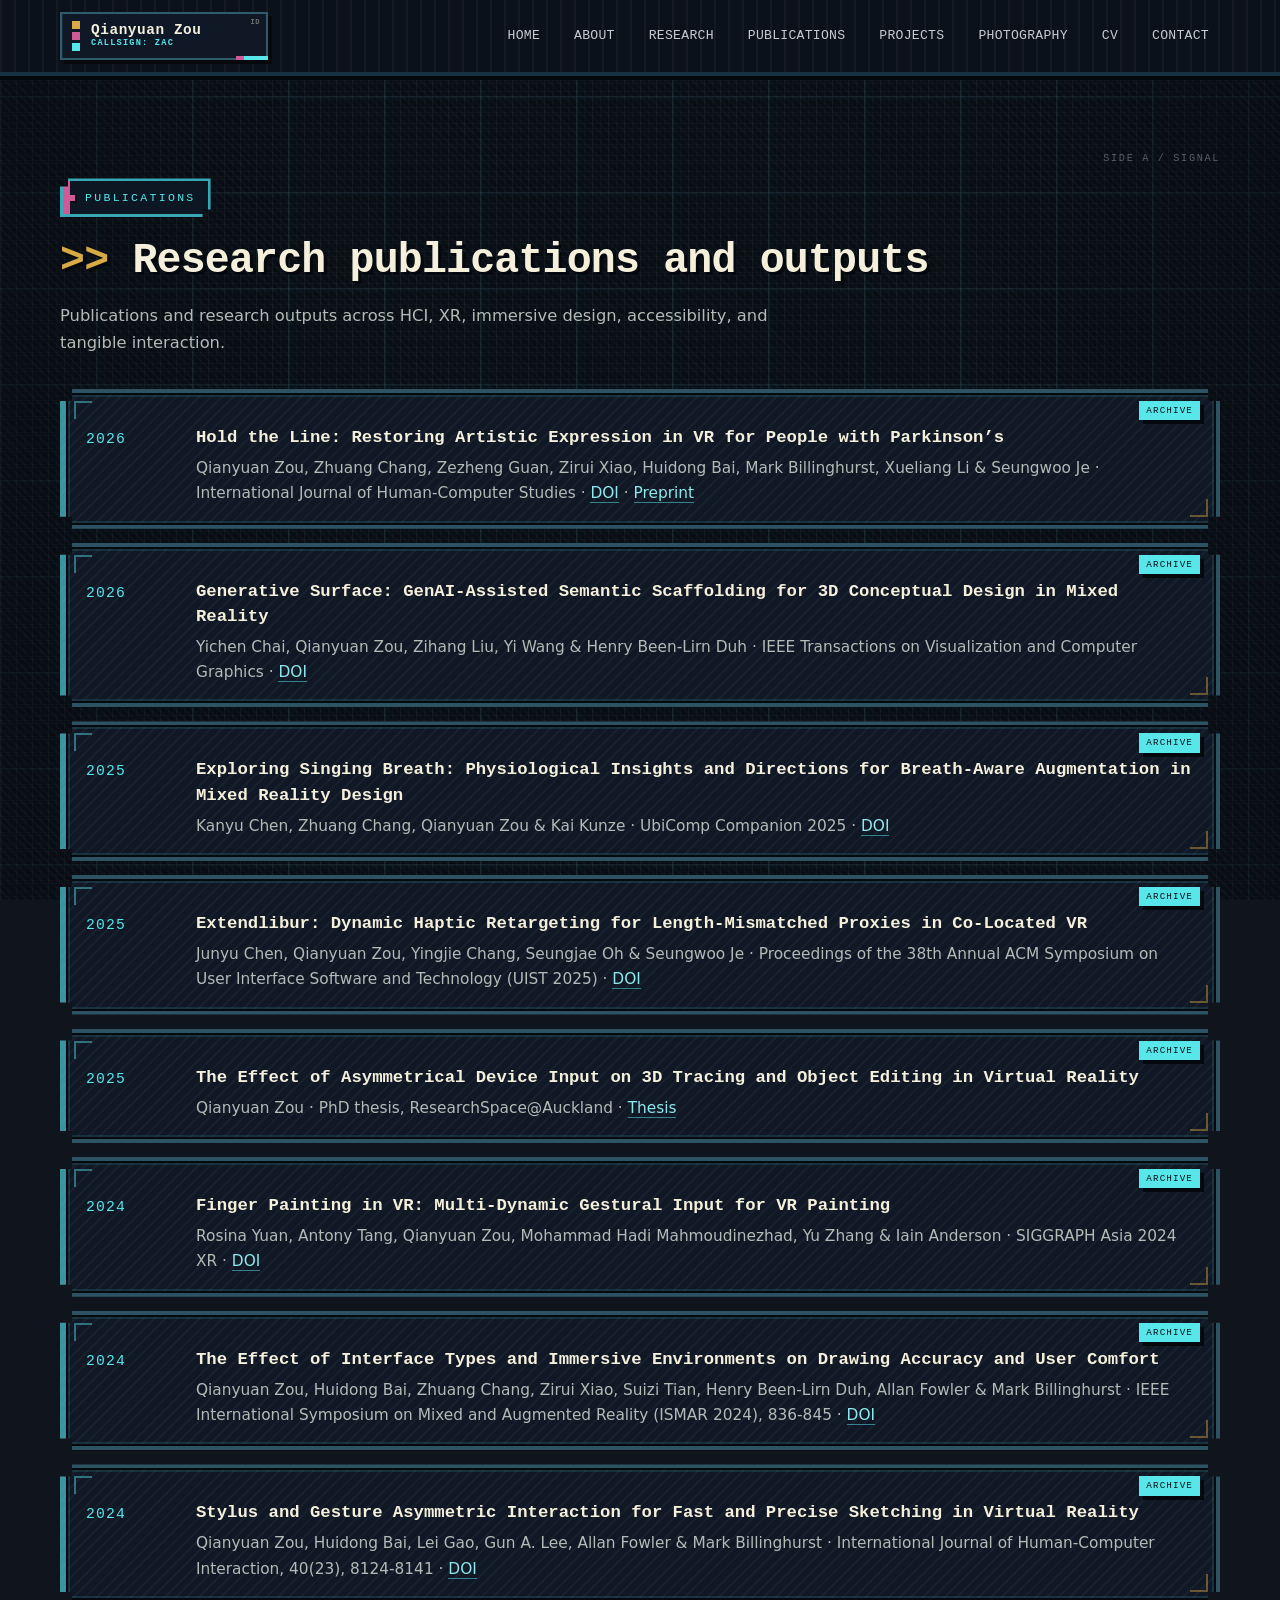
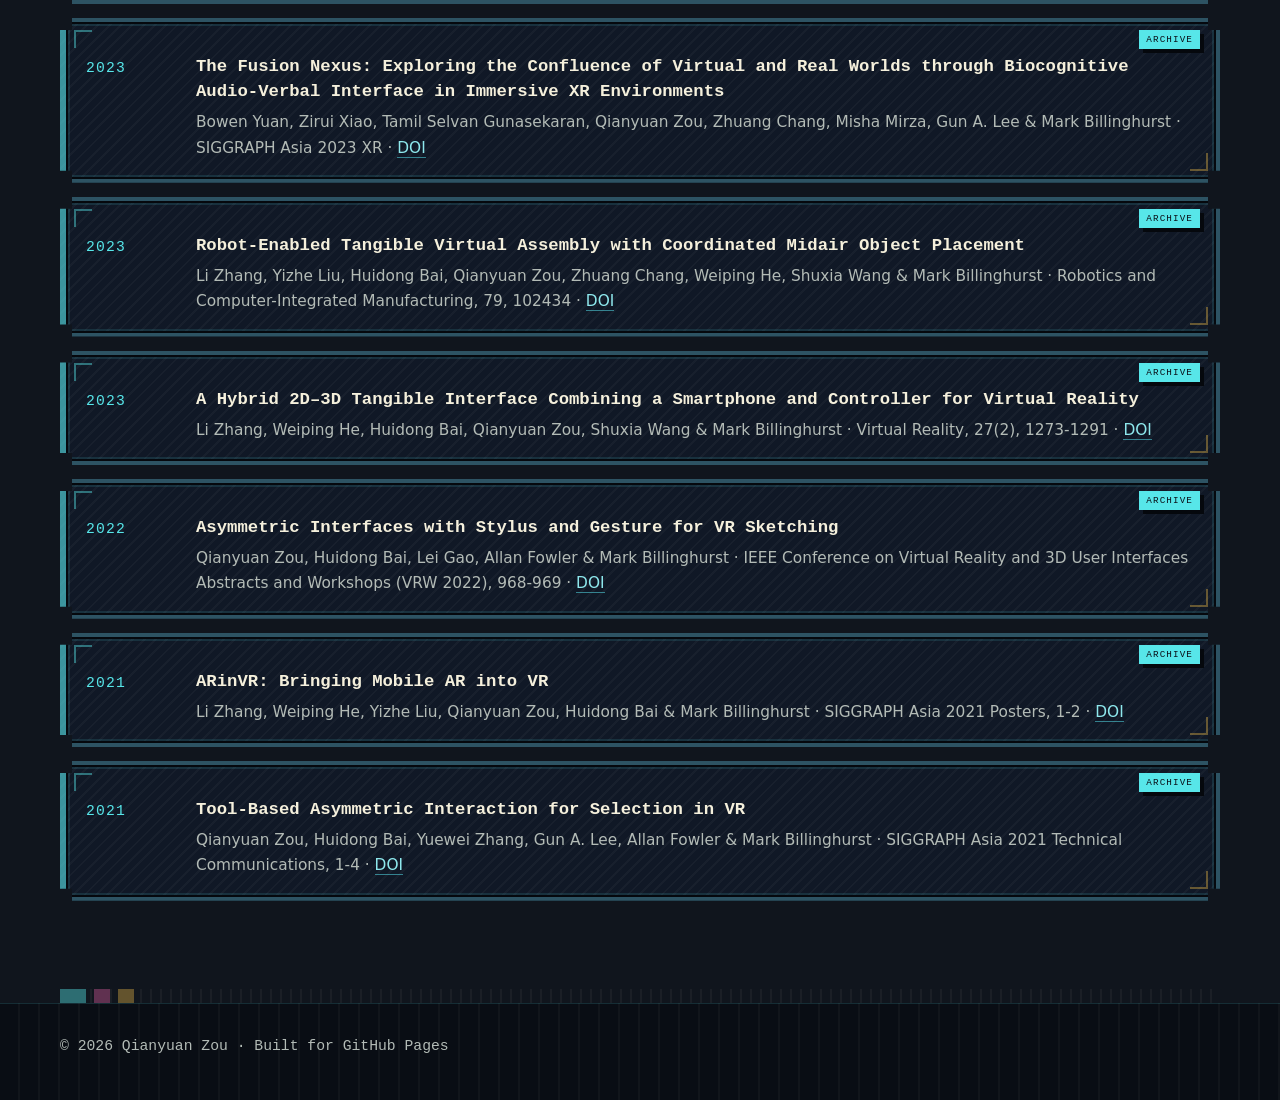
<file: publications.html>
﻿<!DOCTYPE html>
<html lang="en">
<head>
  <meta charset="UTF-8" />
  <meta name="viewport" content="width=device-width, initial-scale=1.0" />
  <title>Publications | Qianyuan Zou</title>
  <meta name="description" content="Publications and research outputs by Qianyuan Zou." />
  <link rel="canonical" href="https://zouqianyuan.github.io/qianyuanzou/publications.html" />
  <link rel="sitemap" type="application/xml" href="https://zouqianyuan.github.io/qianyuanzou/sitemap.xml" />
  <meta name="robots" content="index, follow" />
  <meta property="og:type" content="website" />
  <meta property="og:site_name" content="Qianyuan Zou" />
  <meta property="og:title" content="Publications | Qianyuan Zou" />
  <meta property="og:description" content="Peer-reviewed publications and research outputs by Qianyuan Zou in HCI, XR, mixed reality, and immersive interaction." />
  <meta property="og:url" content="https://zouqianyuan.github.io/qianyuanzou/publications.html" />
  <meta property="og:image" content="https://zouqianyuan.github.io/qianyuanzou/images/portrait-profile.jpg" />
  <meta name="twitter:card" content="summary_large_image" />
  <meta name="twitter:title" content="Publications | Qianyuan Zou" />
  <meta name="twitter:description" content="Peer-reviewed publications and research outputs by Qianyuan Zou in HCI, XR, mixed reality, and immersive interaction." />
  <meta name="twitter:image" content="https://zouqianyuan.github.io/qianyuanzou/images/portrait-profile.jpg" />
  <link rel="icon" href="favicon.svg" type="image/svg+xml" />
  <style>
    :root {
      --bg: #1a1d21;
      --bg-soft: #20242a;
      --bg-card: rgba(255, 255, 255, 0.04);
      --line: rgba(255, 255, 255, 0.08);
      --text: #eef2f6;
      --muted: #a8b0ba;
      --accent: #79a8ff;
      --accent-soft: rgba(121, 168, 255, 0.15);
      --max-width: 1160px;
      --radius: 20px;
      --shadow: 0 20px 60px rgba(0, 0, 0, 0.28);
    }

    * {
      box-sizing: border-box;
    }

    html {
      scroll-behavior: smooth;
    }

    body {
      margin: 0;
      font-family: Inter, ui-sans-serif, system-ui, -apple-system, BlinkMacSystemFont, "Segoe UI", sans-serif;
      background: radial-gradient(circle at top, #2a3138 0%, var(--bg) 34%, #16191d 100%);
      color: var(--text);
      line-height: 1.65;
      overflow-x: hidden;
    }

    body::before,
    body::after {
      content: "";
      position: fixed;
      inset: 0;
      pointer-events: none;
      z-index: 0;
    }

    body::before {
      background:
        radial-gradient(circle at 18% 18%, rgba(121, 168, 255, 0.10), transparent 30%),
        radial-gradient(circle at 82% 12%, rgba(255, 255, 255, 0.05), transparent 24%),
        radial-gradient(circle at 55% 75%, rgba(121, 168, 255, 0.06), transparent 34%);
      filter: blur(10px);
      opacity: 0.95;
    }

    body::after {
      background: radial-gradient(circle at center, transparent 52%, rgba(0, 0, 0, 0.28) 100%);
      opacity: 0.9;
    }

    a {
      color: inherit;
      text-decoration: none;
    }

    img {
      max-width: 100%;
      display: block;
    }

    .site-shell {
      position: relative;
      z-index: 1;
    }

    .nav-wrap {
      position: sticky;
      top: 0;
      z-index: 20;
      backdrop-filter: blur(14px);
      background: rgba(26, 29, 33, 0.7);
      border-bottom: 1px solid transparent;
      transition: border-color 0.25s ease, background 0.25s ease;
    }

    .nav-wrap.scrolled {
      border-color: var(--line);
      background: rgba(26, 29, 33, 0.84);
    }

    .nav {
      width: min(var(--max-width), calc(100% - 32px));
      margin: 0 auto;
      display: flex;
      align-items: center;
      justify-content: space-between;
      min-height: 72px;
      gap: 24px;
    }

    .brand {
      font-size: 0.98rem;
      font-weight: 600;
      letter-spacing: 0.02em;
      white-space: nowrap;
    }

    .nav-links {
      display: flex;
      align-items: center;
      gap: 18px;
      flex-wrap: wrap;
      justify-content: flex-end;
      font-size: 0.95rem;
      color: var(--muted);
    }

    .nav-links a {
      position: relative;
      padding: 6px 0;
      transition: color 0.2s ease;
    }

    .nav-links a:hover {
      color: var(--text);
    }

    .nav-links a::after {
      content: "";
      position: absolute;
      left: 0;
      bottom: -2px;
      width: 100%;
      height: 1px;
      background: var(--accent);
      transform: scaleX(0);
      transform-origin: left;
      transition: transform 0.22s ease;
    }

    .nav-links a:hover::after {
      transform: scaleX(1);
    }

    .container {
      width: min(var(--max-width), calc(100% - 32px));
      margin: 0 auto;
    }

    .section {
      padding: 88px 0;
      position: relative;
    }

    .eyebrow {
      color: var(--accent);
      font-size: 0.82rem;
      text-transform: uppercase;
      letter-spacing: 0.18em;
      margin-bottom: 16px;
      display: inline-block;
    }

    .section-title {
      font-size: clamp(1.9rem, 2vw + 1rem, 3rem);
      line-height: 1.15;
      margin: 0 0 18px;
      letter-spacing: -0.03em;
    }

    .section-intro {
      color: var(--muted);
      max-width: 740px;
      margin: 0 0 32px;
      font-size: 1.02rem;
    }

    .pub-list {
      display: grid;
      gap: 14px;
    }

    .pub-item {
      display: grid;
      grid-template-columns: 90px 1fr;
      gap: 20px;
      align-items: start;
      padding: 18px 20px;
      background: rgba(255, 255, 255, 0.03);
      border: 1px solid var(--line);
      border-radius: 18px;
    }

    .pub-year {
      font-size: 0.92rem;
      color: var(--accent);
      letter-spacing: 0.08em;
      text-transform: uppercase;
      padding-top: 2px;
    }

    .pub-item h3 {
      margin: 0 0 6px;
      font-size: 1.08rem;
      line-height: 1.45;
    }

    .pub-meta {
      color: var(--muted);
      font-size: 0.96rem;
    }

    .pub-meta a {
      color: var(--accent);
      text-decoration: underline;
      text-underline-offset: 3px;
    }

    .footer {
      padding: 30px 0 42px;
      color: var(--muted);
      font-size: 0.92rem;
      border-top: 1px solid var(--line);
    }

    .reveal {
      opacity: 0;
      transform: translateY(20px);
      transition: opacity 0.7s ease, transform 0.7s ease;
      transition-delay: 0.05s;
    }

    .reveal.visible {
      opacity: 1;
      transform: translateY(0);
    }

    @media (max-width: 1024px) {
    }

    @media (max-width: 720px) {
      .nav {
        flex-direction: column;
        align-items: flex-start;
        justify-content: center;
        padding: 14px 0;
      }

      .nav-links {
        gap: 14px;
        font-size: 0.9rem;
      }

      .section {
        padding: 72px 0;
      }

      .pub-item {
        grid-template-columns: 1fr;
        gap: 10px;
      }
    }
  </style>
  <link rel="stylesheet" href="styles/background.css" />
  <link rel="stylesheet" href="styles/retro.css" />
</head>
<body>
  <div class="ambient-grid" aria-hidden="true"></div>

  <div class="site-shell">
    <div class="nav-wrap" id="navWrap">
      <nav class="nav">
        <a href="index.html" class="brand" aria-label="Qianyuan Zou, callsign Zac">
          <span class="brand-status" aria-hidden="true"></span>
          <span class="brand-copy">
            <span class="brand-name">Qianyuan Zou</span>
            <span class="brand-callsign">CALLSIGN: ZAC</span>
          </span>
        </a>
        <div class="nav-links">
          <a href="index.html">Home</a>
          <a href="about.html">About</a>
          <a href="research.html">Research</a>
          <a href="publications.html">Publications</a>
          <a href="projects.html">Projects</a>
          <a href="photography.html">Photography</a>
          <a href="cv.html">CV</a>
          <a href="index.html#contact">Contact</a>
        </div>
      </nav>
    </div>

    <main>
      <section class="section">
        <div class="container">
          <div class="reveal">
            <div class="eyebrow">Publications</div>
            <h1 class="section-title">Research publications and outputs</h1>
            <p class="section-intro">
              Publications and research outputs across HCI, XR, immersive design, accessibility, and tangible interaction.
            </p>
          </div>

          <div class="pub-list">
            <article class="pub-item reveal">
              <div class="pub-year">2026</div>
              <div>
                <h3>Hold the Line: Restoring Artistic Expression in VR for People with Parkinson&rsquo;s</h3>
                <div class="pub-meta">Qianyuan Zou, Zhuang Chang, Zezheng Guan, Zirui Xiao, Huidong Bai, Mark Billinghurst, Xueliang Li &amp; Seungwoo Je &middot; International Journal of Human-Computer Studies &middot; <a href="https://doi.org/10.1016/j.ijhcs.2026.103862" target="_blank" rel="noreferrer">DOI</a> &middot; <a href="https://papers.ssrn.com/sol3/papers.cfm?abstract_id=6138947" target="_blank" rel="noreferrer">Preprint</a></div>
              </div>
            </article>

            <article class="pub-item reveal">
              <div class="pub-year">2026</div>
              <div>
                <h3>Generative Surface: GenAI-Assisted Semantic Scaffolding for 3D Conceptual Design in Mixed Reality</h3>
                <div class="pub-meta">Yichen Chai, Qianyuan Zou, Zihang Liu, Yi Wang &amp; Henry Been-Lirn Duh &middot; IEEE Transactions on Visualization and Computer Graphics &middot; <a href="https://doi.org/10.1109/TVCG.2026.3679098" target="_blank" rel="noreferrer">DOI</a></div>
              </div>
            </article>

            <article class="pub-item reveal">
              <div class="pub-year">2025</div>
              <div>
                <h3>Exploring Singing Breath: Physiological Insights and Directions for Breath-Aware Augmentation in Mixed Reality Design</h3>
                <div class="pub-meta">Kanyu Chen, Zhuang Chang, Qianyuan Zou &amp; Kai Kunze &middot; UbiComp Companion 2025 &middot; <a href="https://doi.org/10.1145/3714394.3756159" target="_blank" rel="noreferrer">DOI</a></div>
              </div>
            </article>

            <article class="pub-item reveal">
              <div class="pub-year">2025</div>
              <div>
                <h3>Extendlibur: Dynamic Haptic Retargeting for Length-Mismatched Proxies in Co-Located VR</h3>
                <div class="pub-meta">Junyu Chen, Qianyuan Zou, Yingjie Chang, Seungjae Oh &amp; Seungwoo Je &middot; Proceedings of the 38th Annual ACM Symposium on User Interface Software and Technology (UIST 2025) &middot; <a href="https://doi.org/10.1145/3746059.3747718" target="_blank" rel="noreferrer">DOI</a></div>
              </div>
            </article>

            <article class="pub-item reveal">
              <div class="pub-year">2025</div>
              <div>
                <h3>The Effect of Asymmetrical Device Input on 3D Tracing and Object Editing in Virtual Reality</h3>
                <div class="pub-meta">Qianyuan Zou &middot; PhD thesis, ResearchSpace@Auckland &middot; <a href="https://researchspace.auckland.ac.nz/items/aa41cd42-40cd-4d65-bee1-f1951ab0d2f2" target="_blank" rel="noreferrer">Thesis</a></div>
              </div>
            </article>

            <article class="pub-item reveal">
              <div class="pub-year">2024</div>
              <div>
                <h3>Finger Painting in VR: Multi-Dynamic Gestural Input for VR Painting</h3>
                <div class="pub-meta">Rosina Yuan, Antony Tang, Qianyuan Zou, Mohammad Hadi Mahmoudinezhad, Yu Zhang &amp; Iain Anderson &middot; SIGGRAPH Asia 2024 XR &middot; <a href="https://doi.org/10.1145/3681759.3688918" target="_blank" rel="noreferrer">DOI</a></div>
              </div>
            </article>

            <article class="pub-item reveal">
              <div class="pub-year">2024</div>
              <div>
                <h3>The Effect of Interface Types and Immersive Environments on Drawing Accuracy and User Comfort</h3>
                <div class="pub-meta">Qianyuan Zou, Huidong Bai, Zhuang Chang, Zirui Xiao, Suizi Tian, Henry Been-Lirn Duh, Allan Fowler &amp; Mark Billinghurst &middot; IEEE International Symposium on Mixed and Augmented Reality (ISMAR 2024), 836-845 &middot; <a href="https://doi.org/10.1109/ISMAR62088.2024.00099" target="_blank" rel="noreferrer">DOI</a></div>
              </div>
            </article>

            <article class="pub-item reveal">
              <div class="pub-year">2024</div>
              <div>
                <h3>Stylus and Gesture Asymmetric Interaction for Fast and Precise Sketching in Virtual Reality</h3>
                <div class="pub-meta">Qianyuan Zou, Huidong Bai, Lei Gao, Gun A. Lee, Allan Fowler &amp; Mark Billinghurst &middot; International Journal of Human-Computer Interaction, 40(23), 8124-8141 &middot; <a href="https://doi.org/10.1080/10447318.2023.2278294" target="_blank" rel="noreferrer">DOI</a></div>
              </div>
            </article>

            <article class="pub-item reveal">
              <div class="pub-year">2023</div>
              <div>
                <h3>The Fusion Nexus: Exploring the Confluence of Virtual and Real Worlds through Biocognitive Audio-Verbal Interface in Immersive XR Environments</h3>
                <div class="pub-meta">Bowen Yuan, Zirui Xiao, Tamil Selvan Gunasekaran, Qianyuan Zou, Zhuang Chang, Misha Mirza, Gun A. Lee &amp; Mark Billinghurst &middot; SIGGRAPH Asia 2023 XR &middot; <a href="https://doi.org/10.1145/3610549.3614594" target="_blank" rel="noreferrer">DOI</a></div>
              </div>
            </article>

            <article class="pub-item reveal">
              <div class="pub-year">2023</div>
              <div>
                <h3>Robot-Enabled Tangible Virtual Assembly with Coordinated Midair Object Placement</h3>
                <div class="pub-meta">Li Zhang, Yizhe Liu, Huidong Bai, Qianyuan Zou, Zhuang Chang, Weiping He, Shuxia Wang &amp; Mark Billinghurst &middot; Robotics and Computer-Integrated Manufacturing, 79, 102434 &middot; <a href="https://doi.org/10.1016/j.rcim.2022.102434" target="_blank" rel="noreferrer">DOI</a></div>
              </div>
            </article>

            <article class="pub-item reveal">
              <div class="pub-year">2023</div>
              <div>
                <h3>A Hybrid 2D&ndash;3D Tangible Interface Combining a Smartphone and Controller for Virtual Reality</h3>
                <div class="pub-meta">Li Zhang, Weiping He, Huidong Bai, Qianyuan Zou, Shuxia Wang &amp; Mark Billinghurst &middot; Virtual Reality, 27(2), 1273-1291 &middot; <a href="https://doi.org/10.1007/s10055-022-00735-2" target="_blank" rel="noreferrer">DOI</a></div>
              </div>
            </article>

            <article class="pub-item reveal">
              <div class="pub-year">2022</div>
              <div>
                <h3>Asymmetric Interfaces with Stylus and Gesture for VR Sketching</h3>
                <div class="pub-meta">Qianyuan Zou, Huidong Bai, Lei Gao, Allan Fowler &amp; Mark Billinghurst &middot; IEEE Conference on Virtual Reality and 3D User Interfaces Abstracts and Workshops (VRW 2022), 968-969 &middot; <a href="https://doi.org/10.1109/VRW55335.2022.00335" target="_blank" rel="noreferrer">DOI</a></div>
              </div>
            </article>

            <article class="pub-item reveal">
              <div class="pub-year">2021</div>
              <div>
                <h3>ARinVR: Bringing Mobile AR into VR</h3>
                <div class="pub-meta">Li Zhang, Weiping He, Yizhe Liu, Qianyuan Zou, Huidong Bai &amp; Mark Billinghurst &middot; SIGGRAPH Asia 2021 Posters, 1-2 &middot; <a href="https://doi.org/10.1145/3476124.3488636" target="_blank" rel="noreferrer">DOI</a></div>
              </div>
            </article>

            <article class="pub-item reveal">
              <div class="pub-year">2021</div>
              <div>
                <h3>Tool-Based Asymmetric Interaction for Selection in VR</h3>
                <div class="pub-meta">Qianyuan Zou, Huidong Bai, Yuewei Zhang, Gun A. Lee, Allan Fowler &amp; Mark Billinghurst &middot; SIGGRAPH Asia 2021 Technical Communications, 1-4 &middot; <a href="https://doi.org/10.1145/3478512.3488615" target="_blank" rel="noreferrer">DOI</a></div>
              </div>
            </article>
          </div>
        </div>
      </section>
    </main>

    <footer class="footer">
      <div class="container">
        &copy; <span id="year"></span> Qianyuan Zou &middot; Built for GitHub Pages
      </div>
    </footer>
  </div>
  <script src="scripts/background.js"></script>

  <script>
    const navWrap = document.getElementById('navWrap');
    const yearEl = document.getElementById('year');
    yearEl.textContent = new Date().getFullYear();

    window.addEventListener('scroll', () => {
      navWrap.classList.toggle('scrolled', window.scrollY > 12);
    });

    const revealItems = document.querySelectorAll('.reveal');
    const revealObserver = new IntersectionObserver(
      (entries) => {
        entries.forEach((entry) => {
          if (entry.isIntersecting) {
            entry.target.classList.add('visible');
            revealObserver.unobserve(entry.target);
          }
        });
      },
      { threshold: 0.16 }
    );
    revealItems.forEach((item) => revealObserver.observe(item));
  </script>
</body>
</html>
</file>
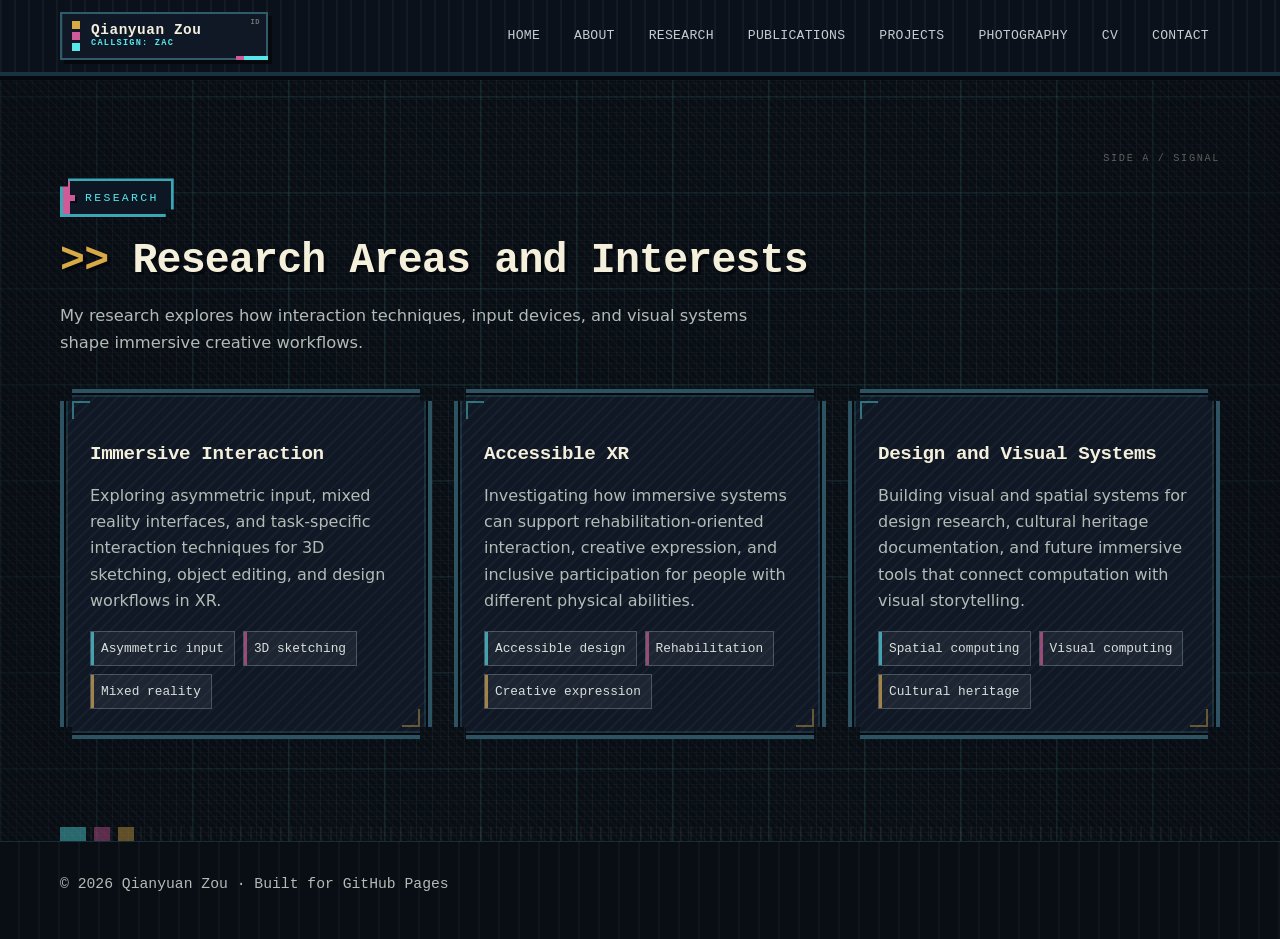
<file: research.html>
﻿<!DOCTYPE html>
<html lang="en">
<head>
  <meta charset="UTF-8" />
  <meta name="viewport" content="width=device-width, initial-scale=1.0" />
  <title>Research | Qianyuan Zou</title>
  <meta name="description" content="Research areas in HCI, XR, and immersive design by Qianyuan Zou." />
  <link rel="canonical" href="https://zouqianyuan.github.io/qianyuanzou/research.html" />
  <link rel="sitemap" type="application/xml" href="https://zouqianyuan.github.io/qianyuanzou/sitemap.xml" />
  <meta name="robots" content="index, follow" />
  <meta property="og:type" content="website" />
  <meta property="og:site_name" content="Qianyuan Zou" />
  <meta property="og:title" content="Research | Qianyuan Zou" />
  <meta property="og:description" content="Research areas in HCI, XR, accessibility, immersive interaction, and visual systems by Qianyuan Zou." />
  <meta property="og:url" content="https://zouqianyuan.github.io/qianyuanzou/research.html" />
  <meta property="og:image" content="https://zouqianyuan.github.io/qianyuanzou/images/portrait-profile.jpg" />
  <meta name="twitter:card" content="summary_large_image" />
  <meta name="twitter:title" content="Research | Qianyuan Zou" />
  <meta name="twitter:description" content="Research areas in HCI, XR, accessibility, immersive interaction, and visual systems by Qianyuan Zou." />
  <meta name="twitter:image" content="https://zouqianyuan.github.io/qianyuanzou/images/portrait-profile.jpg" />
  <link rel="icon" href="favicon.svg" type="image/svg+xml" />
  <style>
    :root {
      --bg: #1a1d21;
      --bg-soft: #20242a;
      --bg-card: rgba(255, 255, 255, 0.04);
      --line: rgba(255, 255, 255, 0.08);
      --text: #eef2f6;
      --muted: #a8b0ba;
      --accent: #79a8ff;
      --accent-soft: rgba(121, 168, 255, 0.15);
      --max-width: 1160px;
      --radius: 20px;
      --shadow: 0 20px 60px rgba(0, 0, 0, 0.28);
    }

    * {
      box-sizing: border-box;
    }

    html {
      scroll-behavior: smooth;
    }

    body {
      margin: 0;
      font-family: Inter, ui-sans-serif, system-ui, -apple-system, BlinkMacSystemFont, "Segoe UI", sans-serif;
      background: radial-gradient(circle at top, #2a3138 0%, var(--bg) 34%, #16191d 100%);
      color: var(--text);
      line-height: 1.65;
      overflow-x: hidden;
    }

    body::before,
    body::after {
      content: "";
      position: fixed;
      inset: 0;
      pointer-events: none;
      z-index: 0;
    }

    body::before {
      background:
        radial-gradient(circle at 18% 18%, rgba(121, 168, 255, 0.10), transparent 30%),
        radial-gradient(circle at 82% 12%, rgba(255, 255, 255, 0.05), transparent 24%),
        radial-gradient(circle at 55% 75%, rgba(121, 168, 255, 0.06), transparent 34%);
      filter: blur(10px);
      opacity: 0.95;
    }

    body::after {
      background: radial-gradient(circle at center, transparent 52%, rgba(0, 0, 0, 0.28) 100%);
      opacity: 0.9;
    }

    a {
      color: inherit;
      text-decoration: none;
    }

    img {
      max-width: 100%;
      display: block;
    }

    .site-shell {
      position: relative;
      z-index: 1;
    }

    .nav-wrap {
      position: sticky;
      top: 0;
      z-index: 20;
      backdrop-filter: blur(14px);
      background: rgba(26, 29, 33, 0.7);
      border-bottom: 1px solid transparent;
      transition: border-color 0.25s ease, background 0.25s ease;
    }

    .nav-wrap.scrolled {
      border-color: var(--line);
      background: rgba(26, 29, 33, 0.84);
    }

    .nav {
      width: min(var(--max-width), calc(100% - 32px));
      margin: 0 auto;
      display: flex;
      align-items: center;
      justify-content: space-between;
      min-height: 72px;
      gap: 24px;
    }

    .brand {
      font-size: 0.98rem;
      font-weight: 600;
      letter-spacing: 0.02em;
      white-space: nowrap;
    }

    .nav-links {
      display: flex;
      align-items: center;
      gap: 18px;
      flex-wrap: wrap;
      justify-content: flex-end;
      font-size: 0.95rem;
      color: var(--muted);
    }

    .nav-links a {
      position: relative;
      padding: 6px 0;
      transition: color 0.2s ease;
    }

    .nav-links a:hover {
      color: var(--text);
    }

    .nav-links a::after {
      content: "";
      position: absolute;
      left: 0;
      bottom: -2px;
      width: 100%;
      height: 1px;
      background: var(--accent);
      transform: scaleX(0);
      transform-origin: left;
      transition: transform 0.22s ease;
    }

    .nav-links a:hover::after {
      transform: scaleX(1);
    }

    .container {
      width: min(var(--max-width), calc(100% - 32px));
      margin: 0 auto;
    }

    .section {
      padding: 88px 0;
      position: relative;
    }

    .eyebrow {
      color: var(--accent);
      font-size: 0.82rem;
      text-transform: uppercase;
      letter-spacing: 0.18em;
      margin-bottom: 16px;
      display: inline-block;
    }

    .section-title {
      font-size: clamp(1.9rem, 2vw + 1rem, 3rem);
      line-height: 1.15;
      margin: 0 0 18px;
      letter-spacing: -0.03em;
    }

    .section-intro {
      color: var(--muted);
      max-width: 740px;
      margin: 0 0 32px;
      font-size: 1.02rem;
    }

    .grid-3 {
      display: grid;
      grid-template-columns: repeat(3, 1fr);
      gap: 22px;
    }

    .card {
      background: var(--bg-card);
      border: 1px solid var(--line);
      border-radius: var(--radius);
      padding: 26px;
      box-shadow: var(--shadow);
      transition: transform 0.22s ease, border-color 0.22s ease;
    }

    .card:hover {
      transform: translateY(-4px);
      border-color: rgba(121, 168, 255, 0.26);
    }

    .card h3 {
      margin: 0 0 12px;
      font-size: 1.2rem;
      letter-spacing: -0.02em;
    }

    .card p {
      margin: 0;
      color: var(--muted);
    }

    .tag-row {
      display: flex;
      flex-wrap: wrap;
      gap: 8px;
      margin-top: 16px;
    }

    .tag {
      font-size: 0.8rem;
      color: var(--text);
      border: 1px solid rgba(255, 255, 255, 0.1);
      background: rgba(255, 255, 255, 0.04);
      border-radius: 999px;
      padding: 6px 10px;
    }

    .footer {
      padding: 30px 0 42px;
      color: var(--muted);
      font-size: 0.92rem;
      border-top: 1px solid var(--line);
    }

    .reveal {
      opacity: 0;
      transform: translateY(20px);
      transition: opacity 0.7s ease, transform 0.7s ease;
      transition-delay: 0.05s;
    }

    .reveal.visible {
      opacity: 1;
      transform: translateY(0);
    }

    @media (max-width: 1024px) {
      .grid-3 {
        grid-template-columns: repeat(2, 1fr);
      }
    }

    @media (max-width: 720px) {
      .nav {
        flex-direction: column;
        align-items: flex-start;
        justify-content: center;
        padding: 14px 0;
      }

      .nav-links {
        gap: 14px;
        font-size: 0.9rem;
      }

      .section {
        padding: 72px 0;
      }

      .grid-3 {
        grid-template-columns: 1fr;
      }
    }
  </style>
  <link rel="stylesheet" href="styles/background.css" />
  <link rel="stylesheet" href="styles/retro.css" />
</head>
<body>
  <div class="ambient-grid" aria-hidden="true"></div>

  <div class="site-shell">
    <div class="nav-wrap" id="navWrap">
      <nav class="nav">
        <a href="index.html" class="brand" aria-label="Qianyuan Zou, callsign Zac">
          <span class="brand-status" aria-hidden="true"></span>
          <span class="brand-copy">
            <span class="brand-name">Qianyuan Zou</span>
            <span class="brand-callsign">CALLSIGN: ZAC</span>
          </span>
        </a>
        <div class="nav-links">
          <a href="index.html">Home</a>
          <a href="about.html">About</a>
          <a href="research.html">Research</a>
          <a href="publications.html">Publications</a>
          <a href="projects.html">Projects</a>
          <a href="photography.html">Photography</a>
          <a href="cv.html">CV</a>
          <a href="index.html#contact">Contact</a>
        </div>
      </nav>
    </div>

    <main>
      <section class="section">
        <div class="container">
          <div class="reveal">
            <div class="eyebrow">Research</div>
            <h1 class="section-title">Research Areas and Interests</h1>
            <p class="section-intro">
              My research explores how interaction techniques, input devices, and visual systems shape immersive creative workflows.
            </p>
          </div>

          <div class="grid-3">
            <article class="card reveal">
              <h3>Immersive Interaction</h3>
              <p>
                Exploring asymmetric input, mixed reality interfaces, and task-specific interaction techniques for 3D sketching,
                object editing, and design workflows in XR.
              </p>
              <div class="tag-row">
                <span class="tag">Asymmetric input</span>
                <span class="tag">3D sketching</span>
                <span class="tag">Mixed reality</span>
              </div>
            </article>

            <article class="card reveal">
              <h3>Accessible XR</h3>
              <p>
                Investigating how immersive systems can support rehabilitation-oriented interaction, creative expression, and
                inclusive participation for people with different physical abilities.
              </p>
              <div class="tag-row">
                <span class="tag">Accessible design</span>
                <span class="tag">Rehabilitation</span>
                <span class="tag">Creative expression</span>
              </div>
            </article>

            <article class="card reveal">
              <h3>Design and Visual Systems</h3>
              <p>
                Building visual and spatial systems for design research, cultural heritage documentation, and future immersive
                tools that connect computation with visual storytelling.
              </p>
              <div class="tag-row">
                <span class="tag">Spatial computing</span>
                <span class="tag">Visual computing</span>
                <span class="tag">Cultural heritage</span>
              </div>
            </article>
          </div>
        </div>
      </section>
    </main>

    <footer class="footer">
      <div class="container">
        &copy; <span id="year"></span> Qianyuan Zou &middot; Built for GitHub Pages
      </div>
    </footer>
  </div>
  <script src="scripts/background.js"></script>

  <script>
    const navWrap = document.getElementById('navWrap');
    const yearEl = document.getElementById('year');
    yearEl.textContent = new Date().getFullYear();

    window.addEventListener('scroll', () => {
      navWrap.classList.toggle('scrolled', window.scrollY > 12);
    });

    const revealItems = document.querySelectorAll('.reveal');
    const revealObserver = new IntersectionObserver(
      (entries) => {
        entries.forEach((entry) => {
          if (entry.isIntersecting) {
            entry.target.classList.add('visible');
            revealObserver.unobserve(entry.target);
          }
        });
      },
      { threshold: 0.16 }
    );
    revealItems.forEach((item) => revealObserver.observe(item));
  </script>
</body>
</html>
</file>
<file: styles/background.css>
.ambient-grid {
  position: fixed;
  inset: 0;
  width: 100vw;
  max-width: 100vw;
  z-index: 0;
  pointer-events: none;
  overflow: hidden;
  contain: paint;
  background:
    repeating-linear-gradient(0deg, rgba(86, 225, 231, 0.035) 0 1px, transparent 1px 8px),
    repeating-linear-gradient(90deg, rgba(86, 225, 231, 0.03) 0 1px, transparent 1px 8px),
    #090d14;
}

.ambient-grid::before,
.ambient-grid::after {
  content: "";
  position: absolute;
  inset: 0;
}

.ambient-grid::before {
  background-image:
    linear-gradient(rgba(86, 225, 231, 0.13) 2px, transparent 2px),
    linear-gradient(90deg, rgba(86, 225, 231, 0.13) 2px, transparent 2px),
    linear-gradient(rgba(242, 240, 230, 0.055) 1px, transparent 1px),
    linear-gradient(90deg, rgba(242, 240, 230, 0.055) 1px, transparent 1px);
  background-size: 96px 96px, 96px 96px, 16px 16px, 16px 16px;
  opacity: 0.5;
  animation: none;
}

.ambient-grid::after {
  background:
    repeating-linear-gradient(45deg, rgba(242, 240, 230, 0.03) 0 2px, transparent 2px 6px),
    linear-gradient(90deg, rgba(9, 13, 20, 0.78), transparent 22%, transparent 78%, rgba(9, 13, 20, 0.78));
  opacity: 0.68;
}

.ambient-bit {
  position: absolute;
  color: rgba(86, 225, 231, 0.22);
  font-family: "SFMono-Regular", Consolas, "Liberation Mono", monospace;
  font-size: 0.66rem;
  line-height: 1;
  opacity: 0;
  transform: translate(-50%, -50%);
  animation: none;
  text-shadow: none;
}

body {
  background: #10151d !important;
  overflow-x: hidden;
}

body::before,
body::after {
  display: none !important;
}

#particle-canvas,
#grid-bg {
  display: none !important;
}

@keyframes ambientGridDrift {
  from {
    background-position: 0 0, 0 0, 0 0, 0 0;
  }

  to {
    background-position: 96px 96px, 96px 96px, 24px 24px, 24px 24px;
  }
}

@keyframes ambientBitPulse {
  0%,
  100% {
    opacity: 0.08;
    transform: translate(-50%, -50%) scale(0.92);
  }

  42% {
    opacity: 0.34;
    transform: translate(-50%, -50%) scale(1);
  }
}

@media (prefers-reduced-motion: reduce) {
  .ambient-grid::before,
  .ambient-bit {
    animation: none;
  }

  .ambient-bit {
    opacity: 0.22;
  }
}
</file>
<file: styles/retro.css>
:root {
  --bg: #090d14;
  --bg-soft: #0f1724;
  --bg-card: #101826;
  --line: #2d5363;
  --text: #f5f0dc;
  --muted: #b3bbb6;
  --accent: #57e6e9;
  --accent-cyan: #57e6e9;
  --accent-magenta: #d05a98;
  --accent-amber: #d7aa45;
  --accent-soft: rgba(87, 230, 233, 0.16);
  --surface: #101826;
  --surface-strong: #152033;
  --tape-label: #1c2636;
  --pixel-step: 12px;
  --pixel-border: #3aa8b4;
  --pixel-shadow: #05080d;
  --radius: 0;
  --shadow: 6px 6px 0 var(--pixel-shadow);
  --font-body: Inter, ui-sans-serif, system-ui, -apple-system, BlinkMacSystemFont, "Segoe UI", sans-serif;
  --font-display: "MS Gothic", "Lucida Console", "Courier New", ui-monospace, SFMono-Regular, Consolas, monospace;
  --font-pixel: "MS Gothic", "Lucida Console", "Courier New", ui-monospace, SFMono-Regular, Consolas, monospace;
}

* {
  scrollbar-color: rgba(80, 213, 225, 0.42) rgba(12, 16, 22, 0.8);
}

html {
  background: var(--bg);
}

body {
  font-family: var(--font-body);
  color: var(--text);
  text-rendering: optimizeLegibility;
  image-rendering: pixelated;
}

a:focus-visible,
button:focus-visible,
.gallery-item:focus-visible {
  outline: 2px solid var(--accent-amber);
  outline-offset: 4px;
}

.site-shell {
  isolation: isolate;
}

.nav-wrap {
  background:
    repeating-linear-gradient(90deg, rgba(245, 240, 220, 0.04) 0 2px, transparent 2px 14px),
    #0b111b !important;
  border-bottom: 4px solid #173240 !important;
  box-shadow: 0 4px 0 #05080d;
}

.nav-wrap.scrolled {
  background:
    repeating-linear-gradient(90deg, rgba(245, 240, 220, 0.04) 0 2px, transparent 2px 14px),
    #090d14 !important;
}

.brand,
.nav-links,
.eyebrow,
.button,
.tag,
.pub-year,
.cv-section h3,
.footer,
.section-title,
.hero h1,
.project-copy h3,
.card h3,
.pub-item h3,
.cv-entry h4 {
  font-family: var(--font-display);
}

.brand {
  position: relative;
  display: grid;
  grid-template-columns: 8px auto;
  align-items: center;
  column-gap: 11px;
  min-width: 208px;
  padding: 7px 30px 7px 10px;
  border: 2px solid #315b6b;
  background:
    linear-gradient(90deg, rgba(87, 230, 233, 0.08) 0 1px, transparent 1px 100%),
    #101826;
  align-items: center;
  color: var(--text);
  box-shadow: 4px 4px 0 var(--pixel-shadow);
  text-shadow: 0 0 18px rgba(80, 213, 225, 0.14);
  transition: border-color 100ms steps(2, end), transform 100ms steps(2, end);
}

.brand::before {
  content: "ID";
  position: absolute;
  top: 5px;
  right: 6px;
  color: rgba(245, 240, 220, 0.42);
  font-size: 0.44rem;
  line-height: 1;
  letter-spacing: 0.08em;
}

.brand::after {
  content: "";
  position: absolute;
  right: -2px;
  bottom: -2px;
  width: 24px;
  height: 4px;
  background: var(--accent-cyan);
  box-shadow: -8px 0 0 var(--accent-magenta);
}

.brand:hover {
  border-color: var(--accent-cyan);
  transform: translate(-1px, -1px);
}

.brand-status {
  width: 8px;
  height: 30px;
  background:
    linear-gradient(
      to bottom,
      var(--accent-amber) 0 8px,
      transparent 8px 11px,
      var(--accent-magenta) 11px 19px,
      transparent 19px 22px,
      var(--accent-cyan) 22px 30px
    );
}

.brand-copy {
  display: flex;
  min-width: 0;
  flex-direction: column;
  gap: 2px;
}

.brand-name {
  color: var(--text);
  font-size: 0.9rem;
  font-weight: 700;
  line-height: 1;
  letter-spacing: 0.04em;
  white-space: nowrap;
}

.brand-callsign {
  color: var(--accent-cyan);
  font-size: 0.54rem;
  line-height: 1.15;
  letter-spacing: 0.14em;
  white-space: nowrap;
}

.nav-links {
  gap: 12px !important;
  font-size: 0.82rem !important;
  letter-spacing: 0.02em;
}

.nav-links a {
  color: #c5ccd0;
  border: 2px solid transparent;
  padding: 6px 9px !important;
  text-transform: uppercase;
}

.nav-links a:hover {
  color: var(--text) !important;
  background: #111d2c;
  border-color: var(--pixel-border);
  box-shadow: 3px 3px 0 var(--pixel-shadow);
}

.nav-links a::after {
  bottom: -4px !important;
  height: 2px !important;
  background: linear-gradient(90deg, var(--accent-cyan), var(--accent-magenta)) !important;
}

.container {
  position: relative;
}

.section {
  padding-top: clamp(64px, 8vw, 104px) !important;
  padding-bottom: clamp(64px, 8vw, 104px) !important;
}

.section::after {
  content: "";
  position: absolute;
  left: 50%;
  bottom: 0;
  width: min(var(--max-width), calc(100% - 32px));
  height: 14px;
  transform: translateX(-50%);
  background:
    linear-gradient(90deg, var(--accent-cyan) 0 26px, transparent 26px 34px, var(--accent-magenta) 34px 50px, transparent 50px 58px, var(--accent-amber) 58px 74px, transparent 74px),
    repeating-linear-gradient(90deg, rgba(242, 240, 230, 0.12) 0 2px, transparent 2px 10px);
  opacity: 0.42;
  pointer-events: none;
}

.section > .container::before {
  content: "SIDE A / SIGNAL";
  position: absolute;
  top: -28px;
  right: 0;
  font-family: var(--font-display);
  font-size: 0.64rem;
  letter-spacing: 0.16em;
  color: rgba(242, 240, 230, 0.34);
}

.section-title,
.hero h1 {
  color: var(--text);
  letter-spacing: -0.02em !important;
  text-shadow: 3px 3px 0 #05080d;
}

.section-title::before {
  content: ">> ";
  color: var(--accent-amber);
}

.eyebrow {
  position: relative;
  color: var(--accent-cyan) !important;
  font-size: 0.72rem !important;
  letter-spacing: 0.2em !important;
  padding: 7px 12px 7px 22px;
  margin-bottom: 20px !important;
  border: 3px solid var(--pixel-border);
  background:
    linear-gradient(90deg, var(--accent-magenta) 0 7px, transparent 7px),
    #0d1724;
  box-shadow: 5px 5px 0 var(--pixel-shadow);
  clip-path: polygon(0 8px, 8px 8px, 8px 0, 100% 0, 100% calc(100% - 8px), calc(100% - 8px) calc(100% - 8px), calc(100% - 8px) 100%, 0 100%);
  width: fit-content;
}

.eyebrow::before {
  content: "";
  position: absolute;
  left: 6px;
  top: 50%;
  width: 6px;
  height: 6px;
  background: var(--accent-magenta);
  transform: translateY(-50%);
  box-shadow: 2px 2px 0 var(--pixel-shadow);
}

.section-intro,
.hero-text,
.hero-subtitle,
.card p,
.project-copy p,
.pub-meta,
.contact-list,
.intro-panel p,
.cv-entry p {
  color: var(--muted) !important;
}

.hero {
  min-height: calc(100vh - 72px);
}

.hero-copy {
  position: relative;
}

.hero-copy::after {
  content: "";
  display: block;
  width: min(420px, 75%);
  height: 12px;
  margin-top: 30px;
  background:
    linear-gradient(90deg, var(--accent-cyan) 0 18%, transparent 18% 22%, var(--accent-magenta) 22% 34%, transparent 34% 40%, var(--accent-amber) 40% 50%, transparent 50%),
    rgba(238, 241, 238, 0.06);
  opacity: 0.8;
  box-shadow: 0 4px 0 #05080d;
}

.hero h1 {
  font-weight: 900;
  line-height: 1.02;
}

.hero-subtitle {
  font-weight: 650;
}

.hero-card,
.intro-panel,
.card,
.project-card,
.pub-item,
.gallery-item,
.contact-card,
.cv-section,
.image-modal {
  background:
    repeating-linear-gradient(135deg, rgba(245, 240, 220, 0.035) 0 2px, transparent 2px 8px),
    var(--surface) !important;
  border: 4px solid var(--line) !important;
  border-radius: var(--radius) !important;
  clip-path: polygon(0 var(--pixel-step), var(--pixel-step) var(--pixel-step), var(--pixel-step) 0, calc(100% - var(--pixel-step)) 0, calc(100% - var(--pixel-step)) var(--pixel-step), 100% var(--pixel-step), 100% calc(100% - var(--pixel-step)), calc(100% - var(--pixel-step)) calc(100% - var(--pixel-step)), calc(100% - var(--pixel-step)) 100%, var(--pixel-step) 100%, var(--pixel-step) calc(100% - var(--pixel-step)), 0 calc(100% - var(--pixel-step))) !important;
  box-shadow:
    var(--shadow),
    inset 0 0 0 2px #05080d,
    inset 0 0 0 4px rgba(87, 230, 233, 0.12) !important;
}

.hero-card,
.project-card,
.contact-card {
  position: relative;
}

.hero-card::after,
.project-card::after,
.contact-card::after,
.intro-panel::after,
.card::after,
.pub-item::after,
.cv-section::after {
  content: "";
  position: absolute;
  inset: 8px;
  pointer-events: none;
  background:
    linear-gradient(var(--accent-cyan), var(--accent-cyan)) left top / 18px 2px no-repeat,
    linear-gradient(var(--accent-cyan), var(--accent-cyan)) left top / 2px 18px no-repeat,
    linear-gradient(var(--accent-amber), var(--accent-amber)) right bottom / 18px 2px no-repeat,
    linear-gradient(var(--accent-amber), var(--accent-amber)) right bottom / 2px 18px no-repeat;
  opacity: 0.44;
}

.hero-card::before,
.project-card::before,
.contact-card::before,
.intro-panel::before,
.cv-section::before {
  content: "TRACK 01";
  position: absolute;
  left: 16px;
  top: 10px;
  height: auto;
  padding: 2px 8px;
  color: #0b1018;
  background: var(--accent-amber);
  font-family: var(--font-pixel);
  font-size: 0.62rem;
  letter-spacing: 0.12em;
  opacity: 1;
  pointer-events: none;
  box-shadow: 4px 4px 0 var(--pixel-shadow);
  z-index: 3;
}

.project-card:nth-child(1)::before { content: "PROJECT_01"; }
.project-card:nth-child(2)::before { content: "PROJECT_02"; }
.project-card:nth-child(3)::before { content: "PROJECT_03"; }
.contact-card::before { content: "CONTACT"; }
.intro-panel::before { content: "FIELD LOG"; }
.cv-section::before { content: "LOADOUT"; }

.intro-panel,
.contact-card,
.cv-section {
  position: relative;
}

.intro-panel,
.card,
.contact-card,
.cv-section {
  padding-top: 46px !important;
}

.hero-visual {
  border-radius: var(--radius) !important;
  border: 4px solid var(--line) !important;
  clip-path: polygon(0 10px, 10px 10px, 10px 0, calc(100% - 10px) 0, calc(100% - 10px) 10px, 100% 10px, 100% calc(100% - 10px), calc(100% - 10px) calc(100% - 10px), calc(100% - 10px) 100%, 10px 100%, 10px calc(100% - 10px), 0 calc(100% - 10px));
  background:
    repeating-linear-gradient(135deg, rgba(245, 240, 220, 0.035) 0 2px, transparent 2px 8px),
    #131a24 !important;
}

.portrait-placeholder,
.gallery-item img,
.project-image img {
  image-rendering: auto;
}

.portrait-placeholder {
  border-radius: 0 !important;
  border: 2px solid rgba(238, 241, 238, 0.18);
}

.transformation-shell {
  cursor: default;
  isolation: isolate;
  outline: none;
}

.portrait-placeholder[data-tilt-card] {
  --rotate-x: 0deg;
  --rotate-y: 0deg;
  --mouse-x: 50%;
  --mouse-y: 50%;
  transform-style: preserve-3d;
  transform-origin: center;
  will-change: transform;
  transform:
    perspective(900px)
    rotateX(0)
    rotateY(0)
    translateY(0)
    scale(1);
  transition: transform 180ms cubic-bezier(0.2, 0.75, 0.3, 1) !important;
}

.portrait-placeholder[data-tilt-card].is-tilting {
  transform:
    perspective(900px)
    rotateX(var(--rotate-x))
    rotateY(var(--rotate-y))
    translateY(-8px)
    scale(1.03);
}

.tilt-shine,
.tilt-foil,
.tilt-sparkles {
  position: absolute;
  inset: 0;
  pointer-events: none;
  opacity: 0;
}

.tilt-shine {
  z-index: 5;
  background:
    radial-gradient(
      circle at var(--mouse-x) var(--mouse-y),
      rgba(255, 255, 255, 0.38) 0,
      rgba(120, 220, 255, 0.16) 22%,
      transparent 48%
    ),
    linear-gradient(
      115deg,
      transparent 20%,
      rgba(255, 255, 255, 0.28) 38%,
      rgba(255, 215, 90, 0.18) 45%,
      transparent 60%
    );
  mix-blend-mode: screen;
  transition: opacity 180ms ease-out;
}

.tilt-foil {
  z-index: 4;
  background:
    repeating-linear-gradient(
      125deg,
      transparent 0 14px,
      rgba(87, 230, 233, 0.13) 14px 15px,
      transparent 15px 28px
    ),
    conic-gradient(
      from 210deg at var(--mouse-x) var(--mouse-y),
      transparent 0deg,
      rgba(208, 90, 152, 0.18) 68deg,
      rgba(255, 215, 90, 0.17) 118deg,
      transparent 178deg,
      rgba(87, 230, 233, 0.16) 260deg,
      transparent 322deg
    );
  mix-blend-mode: screen;
  transition: opacity 200ms ease-out;
}

.portrait-placeholder.is-tilting .tilt-shine {
  opacity: 0.9;
}

.portrait-placeholder.is-tilting .tilt-foil {
  opacity: 0.34;
}

.tilt-sparkles {
  z-index: 6;
}

.tilt-sparkles span {
  position: absolute;
  width: 3px;
  height: 3px;
  background: var(--spark-color, #fff8df);
  box-shadow:
    -4px 0 0 var(--spark-color, #fff8df),
    4px 0 0 var(--spark-color, #fff8df),
    0 -4px 0 var(--spark-color, #fff8df),
    0 4px 0 var(--spark-color, #fff8df);
  opacity: 0;
}

.tilt-sparkles span:nth-child(1) {
  top: 14%;
  left: 76%;
  --spark-color: var(--accent-cyan);
  --spark-delay: 0ms;
}

.tilt-sparkles span:nth-child(2) {
  top: 31%;
  left: 16%;
  --spark-color: #fff8df;
  --spark-delay: 140ms;
}

.tilt-sparkles span:nth-child(3) {
  top: 48%;
  left: 84%;
  --spark-color: var(--accent-amber);
  --spark-delay: 260ms;
}

.tilt-sparkles span:nth-child(4) {
  top: 72%;
  left: 24%;
  --spark-color: var(--accent-cyan);
  --spark-delay: 380ms;
}

.tilt-sparkles span:nth-child(5) {
  top: 83%;
  left: 69%;
  --spark-color: #fff8df;
  --spark-delay: 520ms;
}

.tilt-sparkles span:nth-child(6) {
  top: 57%;
  left: 44%;
  --spark-color: var(--accent-amber);
  --spark-delay: 690ms;
}

.tilt-sparkles span:nth-child(7) {
  top: 23%;
  left: 51%;
  --spark-color: var(--accent-cyan);
  --spark-delay: 830ms;
}

.portrait-placeholder.is-tilting .tilt-sparkles {
  opacity: 1;
}

.portrait-placeholder.is-tilting .tilt-sparkles span {
  animation: tiltSparkle 1250ms steps(4, end) var(--spark-delay) infinite;
}

.transform-stage {
  position: absolute;
  inset: 0;
  z-index: 2;
  display: grid;
  place-items: center;
  overflow: hidden;
  opacity: 0;
  pointer-events: none;
  background:
    radial-gradient(circle at 50% 58%, rgba(80, 213, 225, 0.18), transparent 34%),
    linear-gradient(90deg, rgba(80, 213, 225, 0.08) 1px, transparent 1px),
    linear-gradient(0deg, rgba(80, 213, 225, 0.08) 1px, transparent 1px),
    repeating-linear-gradient(0deg, rgba(255, 255, 255, 0.05) 0 2px, transparent 2px 7px),
    rgba(5, 9, 16, 0.94);
  background-size: auto, 36px 36px, 36px 36px, auto, auto;
}

.transform-sprite {
  position: absolute;
  z-index: 2;
  width: min(92%, 420px);
  height: auto;
  max-height: 96%;
  object-fit: contain;
  image-rendering: pixelated;
  opacity: 0;
  filter: drop-shadow(8px 8px 0 rgba(0, 0, 0, 0.62));
}

.transform-sprite--pre {
  opacity: 1;
}

.transform-sprite--post {
  filter:
    drop-shadow(8px 8px 0 rgba(0, 0, 0, 0.62))
    drop-shadow(0 0 18px rgba(80, 213, 225, 0.28));
}

.transform-silhouette {
  position: absolute;
  z-index: 3;
  width: min(92%, 420px);
  height: auto;
  max-height: 96%;
  object-fit: contain;
  image-rendering: pixelated;
  opacity: 0;
  filter:
    brightness(0)
    drop-shadow(-6px 0 0 rgba(80, 213, 225, 0.9))
    drop-shadow(6px 0 0 rgba(199, 92, 147, 0.86))
    drop-shadow(0 0 16px rgba(255, 248, 223, 0.34));
}

.transform-scan,
.transform-burst,
.transform-flash,
.transform-impact {
  position: absolute;
  inset: 0;
  pointer-events: none;
  opacity: 0;
}

.transform-scan {
  z-index: 3;
  background:
    linear-gradient(90deg, transparent 0 32%, rgba(80, 213, 225, 0.5) 32% 35%, rgba(199, 92, 147, 0.46) 35% 37%, transparent 37%),
    repeating-linear-gradient(0deg, transparent 0 8px, rgba(255, 255, 255, 0.08) 8px 10px);
  mix-blend-mode: screen;
}

.transform-burst {
  z-index: 1;
  background:
    linear-gradient(90deg, transparent 0 38%, rgba(80, 213, 225, 0.6) 38% 43%, transparent 43%),
    linear-gradient(0deg, transparent 0 42%, rgba(216, 165, 77, 0.54) 42% 47%, transparent 47%),
    linear-gradient(135deg, transparent 0 45%, rgba(199, 92, 147, 0.52) 45% 49%, transparent 49%);
}

.transform-flash {
  z-index: 4;
  background:
    linear-gradient(90deg, rgba(80, 213, 225, 0.95), rgba(255, 248, 223, 0.98), rgba(199, 92, 147, 0.92));
}

.transform-impact {
  z-index: 5;
  background:
    linear-gradient(var(--accent-cyan), var(--accent-cyan)) 50% 18% / 34px 6px no-repeat,
    linear-gradient(var(--accent-cyan), var(--accent-cyan)) 50% 82% / 34px 6px no-repeat,
    linear-gradient(var(--accent-amber), var(--accent-amber)) 18% 50% / 6px 34px no-repeat,
    linear-gradient(var(--accent-amber), var(--accent-amber)) 82% 50% / 6px 34px no-repeat,
    radial-gradient(circle at 50% 56%, rgba(80, 213, 225, 0.34), transparent 38%);
}

.transform-particles,
.transform-bars,
.transform-armor {
  position: absolute;
  inset: 0;
  pointer-events: none;
}

.transform-particles {
  z-index: 4;
}

.transform-particles span {
  position: absolute;
  width: 7px;
  height: 7px;
  background: var(--accent-cyan);
  opacity: 0;
  box-shadow: 3px 3px 0 var(--pixel-shadow);
}

.transform-particles span:nth-child(1) { left: 28%; top: 72%; --tx: -42px; --ty: -96px; background: var(--accent-cyan); }
.transform-particles span:nth-child(2) { left: 70%; top: 68%; --tx: 44px; --ty: -88px; background: #c75c93; }
.transform-particles span:nth-child(3) { left: 34%; top: 32%; --tx: -58px; --ty: -42px; background: var(--accent-amber); }
.transform-particles span:nth-child(4) { left: 68%; top: 34%; --tx: 62px; --ty: -50px; background: var(--accent-cyan); }
.transform-particles span:nth-child(5) { left: 48%; top: 82%; --tx: -10px; --ty: -124px; background: #c75c93; }
.transform-particles span:nth-child(6) { left: 54%; top: 24%; --tx: 14px; --ty: -58px; background: var(--accent-amber); }
.transform-particles span:nth-child(7) { left: 22%; top: 52%; --tx: -72px; --ty: -16px; background: var(--accent-cyan); }
.transform-particles span:nth-child(8) { left: 78%; top: 54%; --tx: 70px; --ty: -22px; background: #c75c93; }
.transform-particles span:nth-child(9) { left: 40%; top: 18%; --tx: -30px; --ty: -42px; background: var(--accent-cyan); }
.transform-particles span:nth-child(10) { left: 60%; top: 18%; --tx: 34px; --ty: -42px; background: var(--accent-amber); }
.transform-particles span:nth-child(11) { left: 30%; top: 84%; --tx: -54px; --ty: -78px; background: #c75c93; }
.transform-particles span:nth-child(12) { left: 72%; top: 82%; --tx: 48px; --ty: -88px; background: var(--accent-cyan); }

.transform-bars {
  z-index: 3;
}

.transform-bars span {
  position: absolute;
  bottom: 14%;
  width: 9px;
  height: 46px;
  opacity: 0;
  background: repeating-linear-gradient(0deg, var(--accent-cyan) 0 6px, transparent 6px 10px);
}

.transform-bars span:nth-child(1) { left: 21%; height: 58px; }
.transform-bars span:nth-child(2) { left: 31%; height: 34px; background-image: repeating-linear-gradient(0deg, #c75c93 0 6px, transparent 6px 10px); }
.transform-bars span:nth-child(3) { left: 43%; height: 62px; background-image: repeating-linear-gradient(0deg, var(--accent-amber) 0 6px, transparent 6px 10px); }
.transform-bars span:nth-child(4) { right: 42%; height: 42px; }
.transform-bars span:nth-child(5) { right: 29%; height: 66px; background-image: repeating-linear-gradient(0deg, #c75c93 0 6px, transparent 6px 10px); }
.transform-bars span:nth-child(6) { right: 18%; height: 48px; background-image: repeating-linear-gradient(0deg, var(--accent-amber) 0 6px, transparent 6px 10px); }

.transform-armor {
  z-index: 5;
}

.armor-piece {
  position: absolute;
  opacity: 0;
  background: rgba(255, 248, 223, 0.92);
  box-shadow:
    4px 4px 0 rgba(5, 8, 13, 0.86),
    inset 4px 0 0 rgba(80, 213, 225, 0.9),
    inset -4px 0 0 rgba(199, 92, 147, 0.86);
}

.armor-helmet {
  left: 40%;
  top: 20%;
  width: 20%;
  height: 9%;
  clip-path: polygon(10% 36%, 24% 0, 76% 0, 90% 36%, 82% 100%, 18% 100%);
}

.armor-visor {
  left: 38%;
  top: 28%;
  width: 24%;
  height: 7%;
  background: rgba(80, 213, 225, 0.86);
  clip-path: polygon(0 0, 100% 0, 82% 100%, 18% 100%);
}

.armor-core {
  left: 45%;
  top: 52%;
  width: 10%;
  height: 10%;
  background: var(--accent-cyan);
  box-shadow:
    0 0 0 4px rgba(255, 248, 223, 0.9),
    0 0 0 8px rgba(199, 92, 147, 0.82),
    6px 6px 0 rgba(5, 8, 13, 0.86);
}

.armor-belt {
  left: 34%;
  top: 68%;
  width: 32%;
  height: 5%;
}

.armor-left,
.armor-right {
  top: 42%;
  width: 16%;
  height: 20%;
}

.armor-left {
  left: 25%;
  transform-origin: right center;
}

.armor-right {
  right: 25%;
  transform-origin: left center;
}

.armor-streak {
  top: 28%;
  width: 7%;
  height: 48%;
  box-shadow: none;
}

.armor-streak--cyan {
  left: 32%;
  --streak-rotation: 34deg;
  background: rgba(80, 213, 225, 0.86);
  transform: rotate(34deg);
}

.armor-streak--magenta {
  right: 32%;
  --streak-rotation: -34deg;
  background: rgba(199, 92, 147, 0.84);
  transform: rotate(-34deg);
}

.transform-trigger {
  position: absolute;
  right: 14px;
  bottom: 14px;
  z-index: 8;
  min-height: 34px;
  padding: 7px 10px;
  color: var(--text);
  background: #122235;
  border: 2px solid rgba(80, 213, 225, 0.64);
  box-shadow: 4px 4px 0 rgba(0, 0, 0, 0.5);
  font-family: var(--font-pixel);
  font-size: 0.62rem;
  letter-spacing: 0.08em;
  text-transform: uppercase;
  cursor: pointer;
}

.transform-trigger:hover,
.transform-trigger:focus-visible,
.transformation-shell.is-locked .transform-trigger {
  border-color: var(--accent-amber);
  color: #fff8df;
}

.transformation-shell.is-active .transform-stage {
  opacity: 1;
}

.transformation-shell.is-transforming .transform-stage {
  animation: transformStageShake 2160ms steps(12, end) both;
}

.transformation-shell.is-transforming .transform-sprite--pre {
  animation: transformPre 2160ms steps(12, end) both;
}

.transformation-shell.is-transforming .transform-sprite--post {
  animation: transformPost 2160ms steps(12, end) both;
}

.transformation-shell.is-transforming .transform-silhouette {
  animation: transformSilhouette 2160ms steps(12, end) both;
}

.transformation-shell.is-transforming .transform-particles span {
  animation: transformParticle 2160ms steps(12, end) both;
}

.transformation-shell.is-transforming .transform-particles span:nth-child(2n) {
  animation-delay: 40ms;
}

.transformation-shell.is-transforming .transform-particles span:nth-child(3n) {
  animation-delay: 80ms;
}

.transformation-shell.is-transforming .transform-bars span {
  animation: transformEnergyBar 2160ms steps(12, end) both;
}

.transformation-shell.is-transforming .transform-bars span:nth-child(2n) {
  animation-delay: 60ms;
}

.transformation-shell.is-transforming .transform-bars span:nth-child(3n) {
  animation-delay: 120ms;
}

.transformation-shell.is-transforming .armor-piece {
  animation: transformArmorPiece 2160ms steps(12, end) both;
}

.transformation-shell.is-transforming .armor-visor,
.transformation-shell.is-transforming .armor-core {
  animation-name: transformArmorCore;
}

.transformation-shell.is-transforming .armor-streak {
  animation-name: transformArmorStreak;
}

.transformation-shell.is-transforming .transform-scan {
  animation: transformScan 2160ms steps(12, end) both;
}

.transformation-shell.is-transforming .transform-burst {
  animation: transformBurst 2160ms steps(12, end) both;
}

.transformation-shell.is-transforming .transform-flash {
  animation: transformFlash 2160ms steps(12, end) both;
}

.transformation-shell.is-transforming .transform-impact {
  animation: transformImpact 2160ms steps(12, end) both;
}

.transformation-shell.is-hero .transform-stage {
  opacity: 1;
}

.transformation-shell.is-hero .transform-sprite--pre {
  opacity: 0;
}

.transformation-shell.is-hero .transform-sprite--post {
  opacity: 1;
  transform: translateY(0) scale(1);
  animation: transformHeroIdle 1400ms steps(2, end) infinite;
}

@keyframes tiltSparkle {
  0%,
  18%,
  100% {
    opacity: 0;
    transform: scale(0.5);
  }

  22%,
  34% {
    opacity: 0.85;
    transform: scale(1);
  }

  38% {
    opacity: 0.2;
    transform: scale(0.75);
  }
}

@keyframes transformStageShake {
  0%,
  11%,
  100% {
    transform: translate(0, 0);
  }

  16%,
  35%,
  72% {
    transform: translate(-2px, 0);
  }

  22%,
  44%,
  84% {
    transform: translate(2px, -1px);
  }

  58% {
    transform: translate(0, 2px);
  }
}

@keyframes transformPre {
  0% {
    opacity: 1;
    transform: translateY(0) scale(0.95);
  }

  10% {
    opacity: 1;
    transform: translateY(-7px) scale(0.98);
  }

  18% {
    opacity: 1;
    transform: translateY(6px) scale(0.94);
  }

  32% {
    opacity: 1;
    transform: translateY(-3px) scale(1.02);
  }

  46% {
    opacity: 1;
    transform: translateX(-8px) scale(1.04);
  }

  54% {
    opacity: 0;
    transform: translateX(8px) scale(1.1);
  }

  100% {
    opacity: 0;
    transform: scale(1.1);
  }
}

@keyframes transformSilhouette {
  0%,
  38% {
    opacity: 0;
    transform: scale(1);
  }

  44% {
    opacity: 1;
    transform: translateX(-4px) scale(1.04);
  }

  52% {
    opacity: 1;
    transform: translateX(4px) scale(1.08);
  }

  63% {
    opacity: 0.82;
    transform: scale(1.14);
  }

  70%,
  100% {
    opacity: 0;
    transform: scale(1.18);
  }
}

@keyframes transformPost {
  0%,
  70% {
    opacity: 0;
    transform: translateY(16px) scale(0.9);
  }

  76% {
    opacity: 1;
    transform: translateX(-8px) scale(1.12);
  }

  84% {
    opacity: 1;
    transform: translateX(6px) scale(1.04);
  }

  92% {
    opacity: 1;
    transform: translateY(-4px) scale(1.02);
  }

  100% {
    opacity: 1;
    transform: translateY(0) scale(1);
  }
}

@keyframes transformParticle {
  0%,
  12% {
    opacity: 0;
    transform: translate(0, 0) scale(1);
  }

  24% {
    opacity: 0.95;
    transform: translate(calc(var(--tx) * 0.26), calc(var(--ty) * 0.26)) scale(1);
  }

  42% {
    opacity: 0.84;
    transform: translate(calc(var(--tx) * 0.62), calc(var(--ty) * 0.62)) scale(1.35);
  }

  58% {
    opacity: 0.32;
    transform: translate(var(--tx), var(--ty)) scale(0.7);
  }

  62%,
  100% {
    opacity: 0;
    transform: translate(var(--tx), var(--ty)) scale(0);
  }
}

@keyframes transformEnergyBar {
  0%,
  16% {
    opacity: 0;
    transform: translateY(0) scaleY(0.3);
  }

  30% {
    opacity: 0.86;
    transform: translateY(-34px) scaleY(1);
  }

  48% {
    opacity: 0.52;
    transform: translateY(-92px) scaleY(1.2);
  }

  58%,
  100% {
    opacity: 0;
    transform: translateY(-126px) scaleY(0.5);
  }
}

@keyframes transformArmorPiece {
  0%,
  48% {
    opacity: 0;
    transform: scale(0.7);
  }

  54% {
    opacity: 1;
    transform: translateX(-10px) scale(1);
  }

  66% {
    opacity: 0.9;
    transform: translateX(10px) scale(1.06);
  }

  74%,
  100% {
    opacity: 0;
  }
}

@keyframes transformArmorCore {
  0%,
  52% {
    opacity: 0;
    transform: scale(0.5);
  }

  58% {
    opacity: 1;
    transform: scale(1.12);
  }

  70% {
    opacity: 0.82;
    transform: scale(0.9);
  }

  78%,
  100% {
    opacity: 0;
  }
}

@keyframes transformArmorStreak {
  0%,
  52% {
    opacity: 0;
    transform: translateY(-36px) rotate(var(--streak-rotation, 34deg)) scaleY(0.4);
  }

  60% {
    opacity: 0.95;
    transform: translateY(0) rotate(var(--streak-rotation, 34deg)) scaleY(1);
  }

  76% {
    opacity: 0.46;
    transform: translateY(42px) rotate(var(--streak-rotation, 34deg)) scaleY(1.15);
  }

  86%,
  100% {
    opacity: 0;
  }
}

@keyframes transformScan {
  0%,
  14% {
    opacity: 0;
    transform: translateX(-100%);
  }

  28% {
    opacity: 0.8;
    transform: translateX(-34%);
  }

  46% {
    opacity: 0.96;
    transform: translateX(16%);
  }

  66% {
    opacity: 0.68;
    transform: translateX(62%);
  }

  78%,
  100% {
    opacity: 0;
    transform: translateX(100%);
  }
}

@keyframes transformBurst {
  0%,
  22% {
    opacity: 0;
    transform: scale(0.62) rotate(0deg);
  }

  42% {
    opacity: 0.76;
    transform: scale(0.94) rotate(0deg);
  }

  62% {
    opacity: 0.88;
    transform: scale(1.08) rotate(90deg);
  }

  78% {
    opacity: 0.28;
    transform: scale(1.28) rotate(90deg);
  }

  100% {
    opacity: 0;
    transform: scale(1.34) rotate(90deg);
  }
}

@keyframes transformFlash {
  0%,
  66% {
    opacity: 0;
  }

  70% {
    opacity: 0.96;
  }

  74% {
    opacity: 0.12;
  }

  78% {
    opacity: 0.82;
  }

  82% {
    opacity: 0.2;
  }

  88%,
  100% {
    opacity: 0;
  }
}

@keyframes transformImpact {
  0%,
  78% {
    opacity: 0;
    transform: scale(0.8);
  }

  84% {
    opacity: 0.88;
    transform: scale(1);
  }

  92% {
    opacity: 0.32;
    transform: scale(1.18);
  }

  100% {
    opacity: 0;
    transform: scale(1.22);
  }
}

@keyframes transformHeroIdle {
  0%,
  100% {
    transform: translateY(0);
  }

  50% {
    transform: translateY(-3px);
  }
}

.button {
  position: relative;
  min-height: 42px !important;
  border-radius: 0 !important;
  border: 3px solid var(--pixel-border) !important;
  color: var(--text) !important;
  background:
    linear-gradient(90deg, #122235 0 100%),
    #122235 !important;
  box-shadow:
    4px 4px 0 rgba(0, 0, 0, 0.32),
    inset -4px -4px 0 rgba(0, 0, 0, 0.28),
    inset 3px 3px 0 rgba(255, 255, 255, 0.04);
  clip-path: polygon(0 9px, 9px 9px, 9px 0, calc(100% - 9px) 0, calc(100% - 9px) 9px, 100% 9px, 100% 100%, 0 100%);
  letter-spacing: 0.01em;
  transform: none !important;
  transition: border-color 80ms steps(1), background 80ms steps(1), transform 80ms steps(1), box-shadow 80ms steps(1) !important;
}

.button::before {
  content: "";
  width: 7px;
  height: 7px;
  background: var(--accent-cyan);
  box-shadow: 2px 2px 0 var(--pixel-shadow);
}

.button.primary {
  background: #14283b !important;
  border-color: rgba(80, 213, 225, 0.52) !important;
}

.button:hover {
  background: #1c2d3e !important;
  border-color: rgba(216, 165, 77, 0.74) !important;
  transform: translate(-1px, -1px) !important;
  box-shadow:
    6px 6px 0 rgba(0, 0, 0, 0.34),
    inset -4px -4px 0 rgba(0, 0, 0, 0.28),
    inset 3px 3px 0 rgba(255, 255, 255, 0.04);
}

.hero-meta {
  border-top: 1px dashed rgba(188, 207, 214, 0.22) !important;
}

.tag {
  border-radius: 0 !important;
  border: 1px solid rgba(188, 207, 214, 0.28) !important;
  background: rgba(238, 241, 238, 0.055) !important;
  color: #d9dfdd !important;
}

.tag:nth-child(3n + 1) {
  box-shadow: inset 3px 0 0 rgba(80, 213, 225, 0.72);
}

.tag:nth-child(3n + 2) {
  box-shadow: inset 3px 0 0 rgba(199, 92, 147, 0.72);
}

.tag:nth-child(3n) {
  box-shadow: inset 3px 0 0 rgba(216, 165, 77, 0.72);
}

.card,
.pub-item,
.cv-entry {
  position: relative;
  transition: border-color 80ms steps(1), background 80ms steps(1), transform 80ms steps(1), box-shadow 80ms steps(1);
}

.card:hover,
.project-card:hover,
.pub-item:hover,
.gallery-item:hover {
  border-color: var(--accent-amber) !important;
  transform: translate(-2px, -2px) !important;
  box-shadow: 10px 10px 0 var(--pixel-shadow) !important;
}

.project-card {
  overflow: hidden;
  border-left-color: rgba(199, 92, 154, 0.42) !important;
  transition: border-color 80ms steps(1), background 80ms steps(1), transform 80ms steps(1), box-shadow 80ms steps(1) !important;
}

.project-card:hover .project-copy h3::before,
.card:hover h3::before,
.pub-item:hover h3::before {
  content: "SELECT > ";
  color: var(--accent-amber);
}

.project-image {
  background:
    repeating-linear-gradient(45deg, rgba(87, 230, 233, 0.055) 0 4px, transparent 4px 8px),
    #111722 !important;
}

.project-image::after,
.gallery-item::before {
  content: "";
  position: absolute;
  inset: 0;
  pointer-events: none;
  background:
    linear-gradient(transparent, rgba(0, 0, 0, 0.18)),
    repeating-linear-gradient(0deg, rgba(255, 255, 255, 0.035) 0 1px, transparent 1px 5px);
  opacity: 0.35;
}

.project-copy {
  padding-top: 36px !important;
}

.project-link,
.contact-list a,
.pub-meta a,
.text-link,
.cv-entry a {
  color: #8ee8ed !important;
  border-bottom: 1px solid rgba(80, 213, 225, 0.56) !important;
  text-decoration: none !important;
}

.project-link:hover,
.contact-list a:hover,
.pub-meta a:hover,
.text-link:hover,
.cv-entry a:hover {
  color: var(--accent-amber) !important;
  border-bottom-color: rgba(216, 165, 77, 0.74) !important;
}

.pub-item {
  border-left: 6px solid rgba(86, 225, 231, 0.62) !important;
  min-width: 0;
  padding-top: 32px !important;
}

.pub-item::before {
  content: "ARCHIVE";
  position: absolute;
  right: 16px;
  top: 8px;
  padding: 2px 7px;
  color: #0b1018;
  background: var(--accent-cyan);
  font-family: var(--font-pixel);
  font-size: 0.58rem;
  letter-spacing: 0.12em;
  box-shadow: 4px 4px 0 var(--pixel-shadow);
}

.pub-year,
.cv-meta {
  color: var(--accent-cyan) !important;
}

.pub-item h3,
.pub-meta,
.pub-meta a {
  min-width: 0;
  overflow-wrap: anywhere;
}

.gallery-item {
  border-radius: 0 !important;
}

.gallery-item img {
  filter: saturate(0.9) contrast(1.04);
  transition: transform 80ms steps(1), filter 80ms steps(1) !important;
}

.gallery-item:hover img {
  transform: scale(1.025) !important;
}

.greetings-container {
  align-items: stretch !important;
  isolation: isolate;
  z-index: 4;
}

.greeting {
  position: relative;
  min-height: 64px;
  padding: 8px;
  border: 3px solid rgba(80, 213, 225, 0.32);
  border-radius: 0 !important;
  background:
    linear-gradient(135deg, rgba(80, 213, 225, 0.09) 0 8px, transparent 8px),
    repeating-linear-gradient(90deg, rgba(255, 255, 255, 0.03) 0 1px, transparent 1px 8px),
    rgba(9, 14, 20, 0.9);
  box-shadow: 5px 5px 0 rgba(3, 7, 12, 0.88);
  clip-path: polygon(10px 0, 100% 0, 100% calc(100% - 10px), calc(100% - 10px) 100%, 0 100%, 0 10px);
  filter: grayscale(0.72) brightness(0.52) contrast(1.06);
  transform: translate(0, 0);
  transition: opacity 90ms steps(1), filter 90ms steps(1), transform 90ms steps(1), border-color 90ms steps(1), box-shadow 90ms steps(1);
}

.greeting::before,
.greeting::after {
  content: "";
  position: absolute;
  width: 8px;
  height: 8px;
  background: var(--accent-amber);
  opacity: 0;
  transition: opacity 90ms steps(1);
}

.greeting::before {
  left: 5px;
  top: 5px;
}

.greeting::after {
  right: 5px;
  bottom: 5px;
}

.greeting img {
  image-rendering: pixelated;
  filter: drop-shadow(0 0 0 transparent);
  transition: filter 90ms steps(1);
}

.greeting:hover,
.greeting:focus-visible {
  opacity: 1 !important;
  border-color: var(--accent-amber);
  box-shadow: 7px 7px 0 rgba(3, 7, 12, 0.92);
  filter: grayscale(0) brightness(1.04) contrast(1.08);
  outline: 2px solid var(--accent-cyan);
  outline-offset: 4px;
  transform: translate(-2px, -2px);
}

.greeting:hover::before,
.greeting:hover::after,
.greeting:focus-visible::before,
.greeting:focus-visible::after {
  opacity: 1;
}

.greeting:hover img,
.greeting:focus-visible img {
  filter: drop-shadow(0 0 12px rgba(80, 213, 225, 0.2));
}

.greeting-tooltip {
  position: absolute;
  top: 0;
  left: 50%;
  z-index: 30;
  width: min(368px, calc(100vw - 32px));
  padding: 14px 16px 13px;
  color: var(--text);
  pointer-events: none;
  opacity: 0;
  visibility: hidden;
  transform: translateX(-50%) translateY(8px);
  clip-path: inset(0 100% 0 0);
  background:
    linear-gradient(90deg, rgba(80, 213, 225, 0.12), transparent 42%),
    repeating-linear-gradient(0deg, rgba(255, 255, 255, 0.035) 0 1px, transparent 1px 8px),
    rgba(6, 10, 16, 0.96);
  border: 3px solid rgba(80, 213, 225, 0.72);
  box-shadow:
    7px 7px 0 rgba(2, 5, 9, 0.92),
    inset 0 0 0 2px rgba(5, 8, 13, 0.98),
    inset 0 0 0 4px rgba(216, 165, 77, 0.12);
}

.greeting-tooltip::before,
.greeting-tooltip::after {
  content: "";
  position: absolute;
  pointer-events: none;
}

.greeting-tooltip::before {
  inset: 6px;
  background:
    linear-gradient(var(--accent-amber), var(--accent-amber)) left top / 18px 2px no-repeat,
    linear-gradient(var(--accent-amber), var(--accent-amber)) left top / 2px 18px no-repeat,
    linear-gradient(var(--accent-cyan), var(--accent-cyan)) right bottom / 18px 2px no-repeat,
    linear-gradient(var(--accent-cyan), var(--accent-cyan)) right bottom / 2px 18px no-repeat;
  opacity: 0.78;
}

.greeting-tooltip::after {
  left: 50%;
  bottom: -18px;
  width: 2px;
  height: 18px;
  background: var(--accent-amber);
  box-shadow: 0 8px 0 rgba(80, 213, 225, 0.78);
  transform: translateX(-50%);
}

.greeting-tooltip.is-below::after {
  top: -18px;
  bottom: auto;
  box-shadow: 0 -8px 0 rgba(80, 213, 225, 0.78);
}

.greeting-tooltip.is-visible {
  opacity: 1;
  visibility: visible;
  clip-path: inset(0 0 0 0);
  transform: translateX(-50%) translateY(0);
  animation: languageTooltipBoot 180ms steps(3, end);
}

.greeting-tooltip__rail {
  position: absolute;
  left: 0;
  top: 0;
  width: 42%;
  height: 3px;
  background: var(--accent-amber);
  box-shadow: 12px 5px 0 rgba(80, 213, 225, 0.7);
}

.greeting-tooltip__meta,
.greeting-tooltip__footer {
  display: flex;
  align-items: center;
  justify-content: space-between;
  gap: 12px;
  color: rgba(188, 207, 214, 0.82);
  font-family: var(--font-pixel);
  font-size: 0.56rem;
  letter-spacing: 0.12em;
  text-transform: uppercase;
}

.greeting-tooltip__meta {
  margin-bottom: 9px;
  padding-bottom: 7px;
  border-bottom: 1px solid rgba(80, 213, 225, 0.32);
}

.greeting-tooltip__footer {
  margin-top: 10px;
  padding-top: 8px;
  border-top: 1px dashed rgba(216, 165, 77, 0.34);
  color: rgba(216, 165, 77, 0.82);
}

.greeting-tooltip__title {
  margin: 0 0 7px;
  color: #fff8df;
  font-family: var(--font-pixel);
  font-size: clamp(0.78rem, 1.5vw, 0.98rem);
  line-height: 1.35;
  letter-spacing: 0.06em;
  text-transform: uppercase;
  text-shadow: 2px 2px 0 rgba(199, 92, 147, 0.48);
}

.greeting-tooltip__body {
  margin: 0;
  color: rgba(238, 242, 246, 0.92);
  font-size: 0.92rem;
  line-height: 1.55;
}

@keyframes languageTooltipBoot {
  0% {
    opacity: 0;
    clip-path: inset(0 100% 0 0);
    transform: translateX(-50%) translate(5px, 3px);
  }

  44% {
    opacity: 1;
    clip-path: inset(0 18% 0 0);
    transform: translateX(-50%) translate(-2px, 0);
  }

  66% {
    clip-path: inset(0 0 0 0);
    transform: translateX(-50%) translate(2px, -1px);
  }

  100% {
    opacity: 1;
    clip-path: inset(0 0 0 0);
    transform: translateX(-50%) translate(0, 0);
  }
}

.cv-section {
  padding: 28px;
}

.cv-section h3 {
  border-bottom: 1px dashed rgba(188, 207, 214, 0.2) !important;
}

.footer {
  border-top: 1px solid rgba(80, 213, 225, 0.16) !important;
  background:
    repeating-linear-gradient(90deg, transparent 0 18px, rgba(255, 255, 255, 0.03) 18px 20px),
    #090d14;
}

.modal-control {
  color: var(--text) !important;
  text-shadow: 3px 3px 0 var(--pixel-shadow);
}

@media (max-width: 1024px) {
  .project-copy {
    padding: 28px !important;
  }
}

@media (max-width: 720px) {
  .nav {
    gap: 14px !important;
  }

  .nav-links {
    gap: 8px !important;
  }

  .nav-links a {
    padding: 4px 6px !important;
  }

  .hero h1 {
    font-size: clamp(2.75rem, 14vw, 4.05rem) !important;
  }

  .hero-card,
  .intro-panel,
  .card,
  .contact-card,
  .cv-section {
    padding: 22px !important;
  }

  .pub-item {
    padding: 32px 18px 18px !important;
  }

  .greetings-container {
    padding-top: 0 !important;
    padding-bottom: 210px;
  }

  .greeting-tooltip {
    width: min(342px, calc(100vw - 28px));
  }
}

@media (prefers-reduced-motion: reduce) {
  .portrait-placeholder[data-tilt-card],
  .portrait-placeholder[data-tilt-card].is-tilting {
    transform: none !important;
    transition: none !important;
  }

  .tilt-shine,
  .tilt-foil,
  .tilt-sparkles,
  .tilt-sparkles span {
    display: none !important;
    animation: none !important;
  }

  .transformation-shell.is-active .transform-sprite,
  .transformation-shell.is-transforming .transform-sprite,
  .transformation-shell.is-active .transform-silhouette,
  .transformation-shell.is-active .transform-particles span,
  .transformation-shell.is-active .transform-bars span,
  .transformation-shell.is-active .armor-piece,
  .transformation-shell.is-active .transform-scan,
  .transformation-shell.is-active .transform-burst,
  .transformation-shell.is-active .transform-flash,
  .transformation-shell.is-active .transform-impact {
    animation: none !important;
  }

  .transformation-shell.is-active .transform-stage {
    opacity: 1;
  }

  .transformation-shell.is-active .transform-sprite--pre {
    opacity: 0;
  }

  .transformation-shell.is-active .transform-sprite--post {
    opacity: 1;
    transform: none;
  }

  .transformation-shell.is-active .transform-silhouette,
  .transformation-shell.is-active .transform-particles span,
  .transformation-shell.is-active .transform-bars span,
  .transformation-shell.is-active .armor-piece,
  .transformation-shell.is-active .transform-scan,
  .transformation-shell.is-active .transform-burst,
  .transformation-shell.is-active .transform-flash,
  .transformation-shell.is-active .transform-impact {
    opacity: 0;
  }

  .greeting-tooltip,
  .greeting-tooltip.is-visible {
    animation: none !important;
    transition: opacity 1ms linear, visibility 1ms linear !important;
  }
}
</file>
